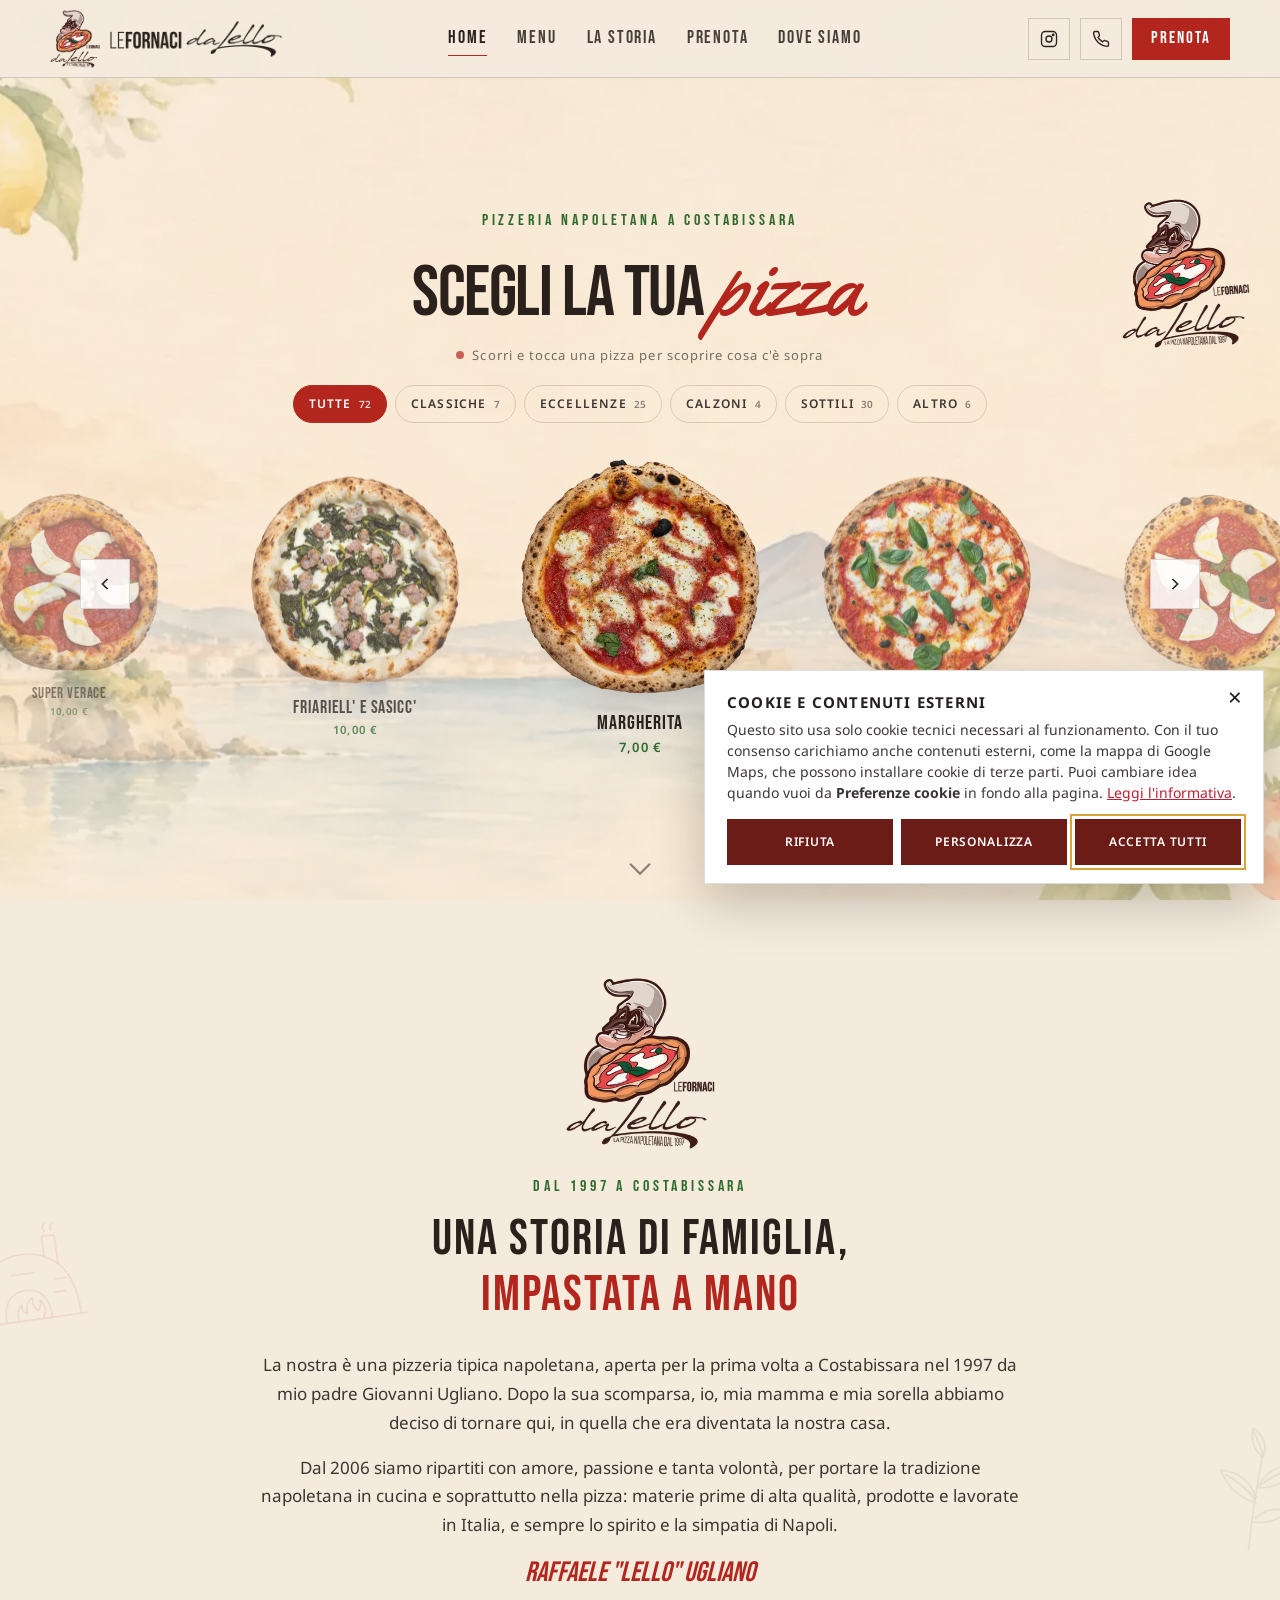
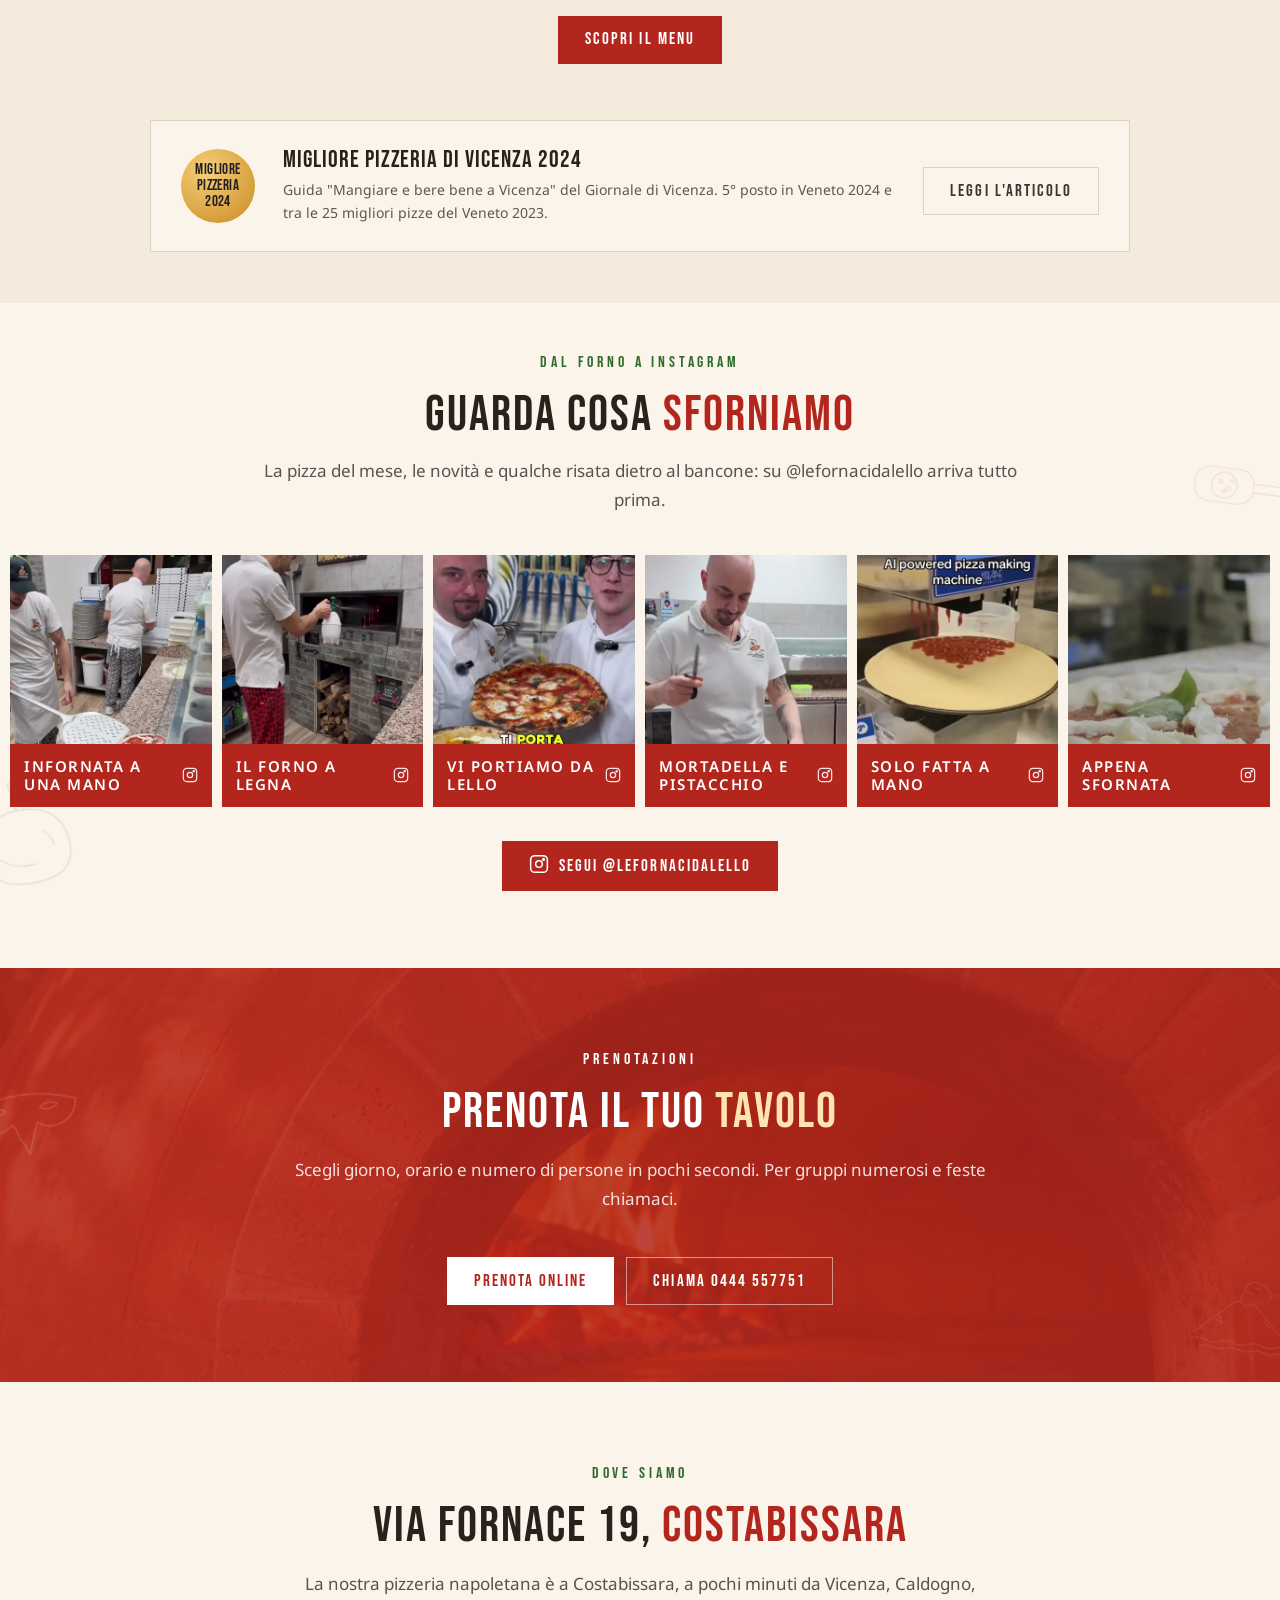
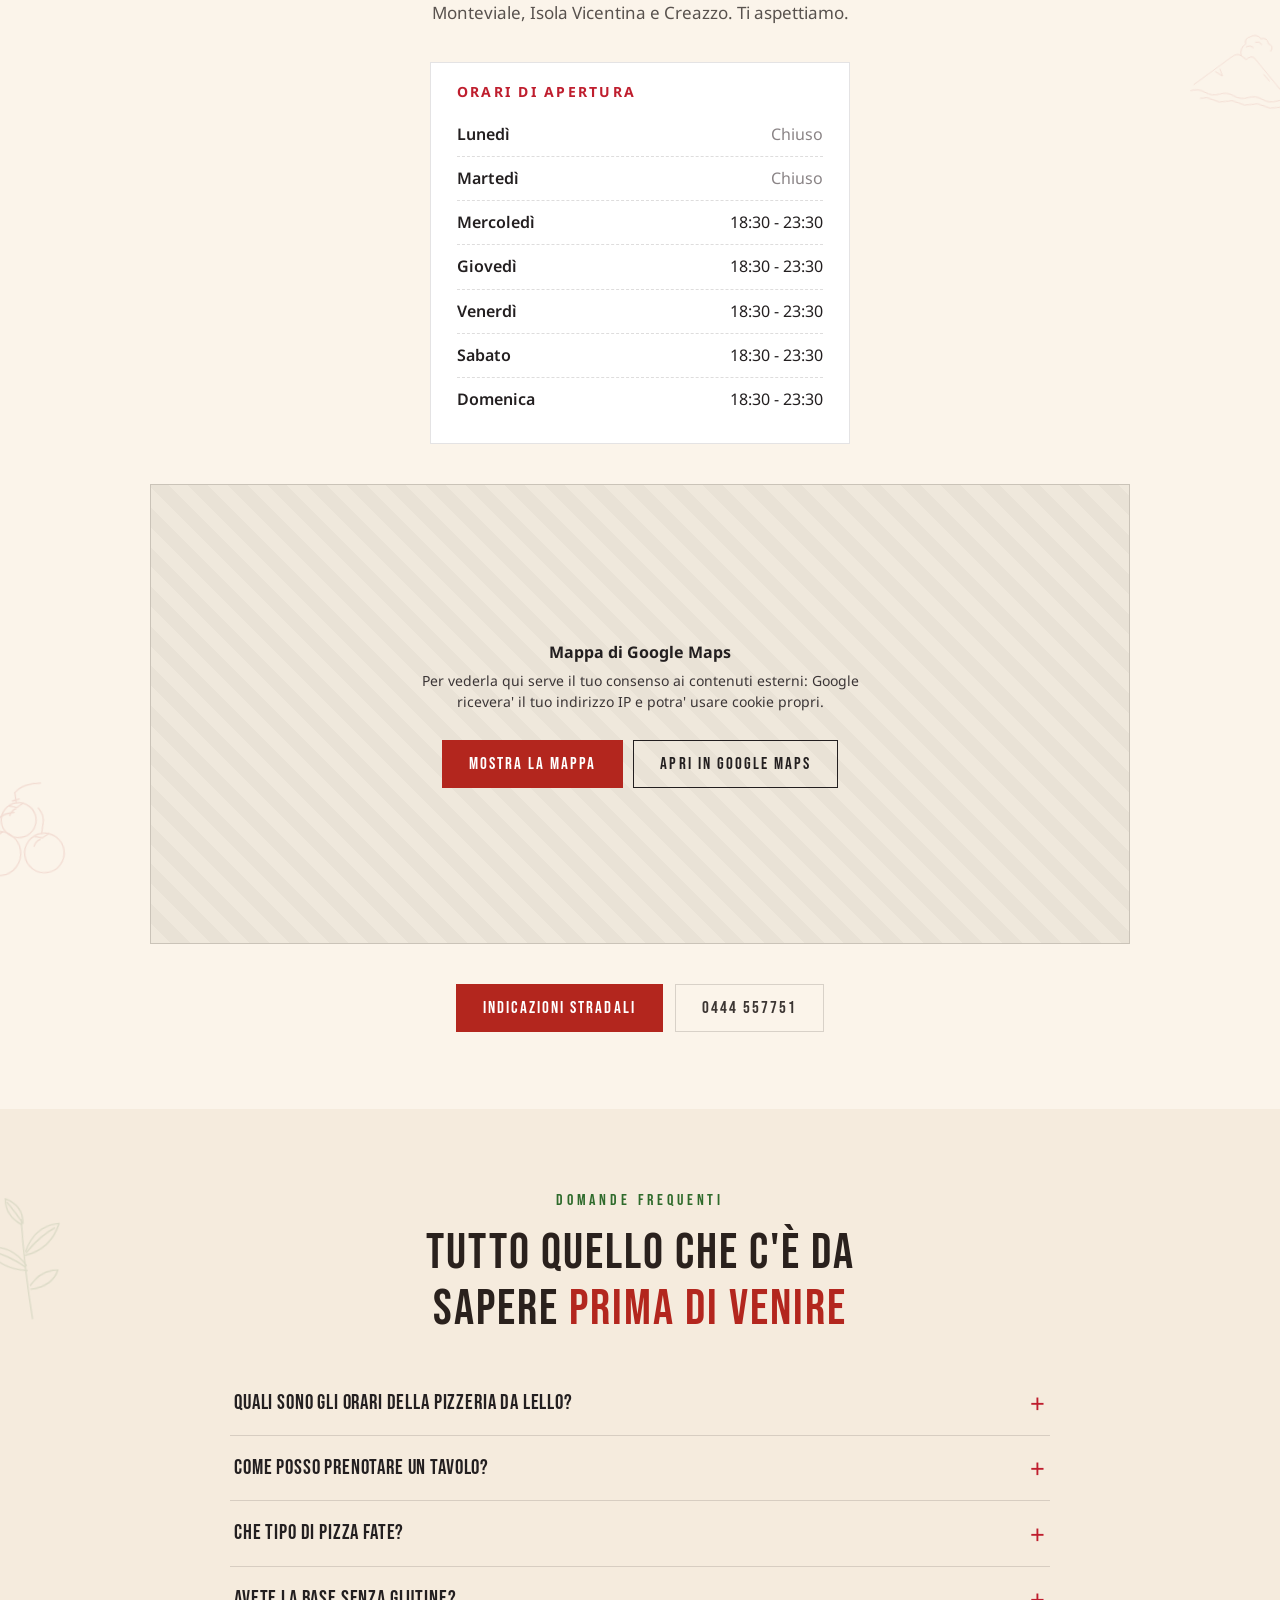
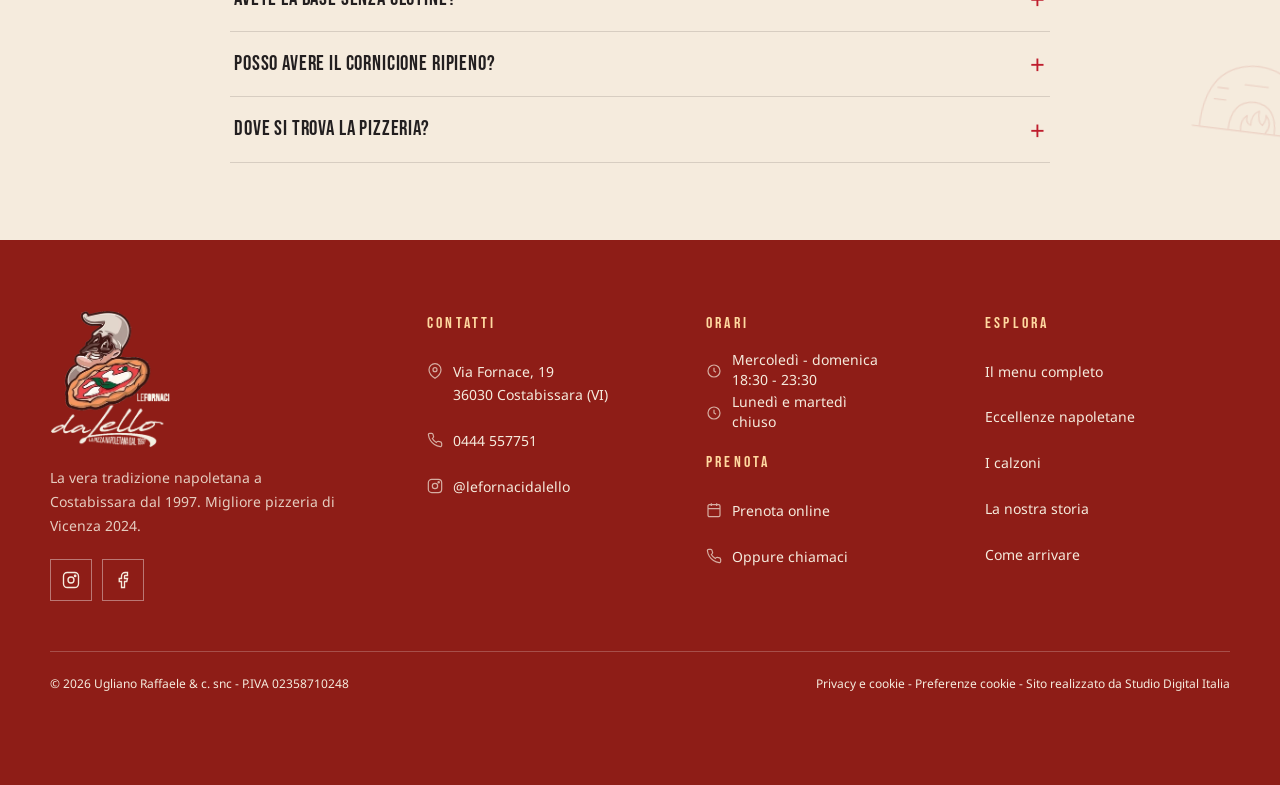
<file: index.html>
<!DOCTYPE html>
<html lang="it" data-tema="a">
<head>
<meta charset="utf-8">
<meta name="viewport" content="width=device-width, initial-scale=1, viewport-fit=cover">
<!-- Caricamento con il logo (04/11/2026): a ogni apertura di pagina, minimo 1,5 s (intanto si caricano le foto), massimo 3 s -->
<script>document.documentElement.classList.add('sp-on')</script>
<style>.sp{display:none}html.sp-on .sp{display:flex;position:fixed;inset:0;z-index:9999;flex-direction:column;align-items:center;justify-content:center;gap:26px;background:#F5EBDD;animation:spAuto .45s ease 3.3s forwards}html.sp-on .sp img{width:min(210px,50vw);height:auto;animation:spIn .7s cubic-bezier(.2,.8,.2,1) both}html.sp-on .sp i{position:relative;display:block;width:120px;height:3px;overflow:hidden;background:rgba(191,30,46,.15)}html.sp-on .sp i:after{content:"";position:absolute;inset:0;background:#BF1E2E;transform-origin:left;animation:spBar 1.5s ease-out both}html.sp-on .sp.out{opacity:0;visibility:hidden;transition:opacity .45s ease,visibility 0s .45s}@keyframes spIn{from{opacity:0;transform:scale(.92) translateY(8px)}to{opacity:1;transform:none}}@keyframes spBar{from{transform:scaleX(0)}to{transform:scaleX(1)}}@keyframes spAuto{to{opacity:0;visibility:hidden}}@media (prefers-reduced-motion:reduce){html.sp-on .sp img,html.sp-on .sp i:after{animation:none}}</style>
<link rel="preload" href="assets/img/logo-lello-a-sm.webp" as="image" type="image/webp">
<title>Pizzeria da Lello Le Fornaci | Pizza napoletana a Costabissara, Vicenza</title>
<meta name="description" content="Pizzeria napoletana a Costabissara (Vicenza) dal 1997: Migliore pizzeria di Vicenza 2024. Pizze napoletane, eccellenze con prodotti D.O.P. campani, pizze sottili, calzoni e fritti. Aperti da mercoledì a domenica, 18:30-23:30. Prenota online.">
<meta name="robots" content="index, follow, max-image-preview:large">
<link rel="canonical" href="https://www.pizzeriadalello.it/">
<meta name="geo.region" content="IT-VI"><meta name="geo.placename" content="Costabissara">
<meta property="og:type" content="restaurant">
<meta property="og:locale" content="it_IT">
<meta property="og:site_name" content="Pizzeria da Lello Le Fornaci">
<meta property="og:title" content="Pizzeria da Lello Le Fornaci, pizza napoletana a Costabissara (VI)">
<meta property="og:description" content="Migliore pizzeria di Vicenza 2024. La vera pizza napoletana dal 1997, a pochi minuti da Vicenza. Prenota il tuo tavolo.">
<meta property="og:url" content="https://www.pizzeriadalello.it/">
<meta property="og:image" content="https://www.pizzeriadalello.it/assets/img/sito/gallery-45.jpg">
<meta name="twitter:card" content="summary_large_image">
<meta name="theme-color" content="#F5EBDD">
<link rel="icon" href="favicon.ico" sizes="any">
<link rel="icon" type="image/png" href="assets/img/icon-192.png">
<link rel="apple-touch-icon" href="apple-touch-icon.png">

<link rel="stylesheet" href="assets/fonts/google-fonts.css">
<link rel="preload" href="assets/fonts/bebas-neue-latin-400-normal.woff2" as="font" type="font/woff2" crossorigin>
<link rel="preload" href="assets/fonts/noto-sans-latin-400-normal.woff2" as="font" type="font/woff2" crossorigin>
<link rel="stylesheet" href="assets/css/style.css?v=20261105">
<link rel="stylesheet" href="assets/css/tema.css?v=20261108">
<script type="application/ld+json">{"@context": "https://schema.org", "@graph": [{"@type": "Restaurant", "@id": "https://www.pizzeriadalello.it/#pizzeria", "name": "Pizzeria da Lello Le Fornaci", "alternateName": ["Le Fornaci da Lello", "Pizzeria da Lello Costabissara"], "description": "Pizzeria napoletana a Costabissara (Vicenza) dal 1997. Migliore pizzeria di Vicenza 2024 per la guida Mangiare e bere bene a Vicenza del Giornale di Vicenza.", "url": "https://www.pizzeriadalello.it/", "telephone": "+39 0444 557751", "priceRange": "€€", "currenciesAccepted": "EUR", "image": ["https://www.pizzeriadalello.it/assets/img/sito/gallery-45.jpg", "https://www.pizzeriadalello.it/assets/img/sito/gallery-32.jpg"], "logo": "https://www.pizzeriadalello.it/assets/img/logo-lello.png", "servesCuisine": ["Pizza napoletana", "Pizza", "Cucina napoletana", "Calzoni", "Fritti napoletani"], "address": {"@type": "PostalAddress", "streetAddress": "Via Fornace, 19", "addressLocality": "Costabissara", "postalCode": "36030", "addressRegion": "VI", "addressCountry": "IT"}, "hasMap": "https://goo.gl/maps/xHmBJgUzRxz33J5g7", "areaServed": ["Costabissara", "Vicenza", "Caldogno", "Monteviale", "Isola Vicentina", "Creazzo", "Gambugliano"], "openingHoursSpecification": [{"@type": "OpeningHoursSpecification", "dayOfWeek": ["Wednesday", "Thursday", "Friday", "Saturday", "Sunday"], "opens": "18:30", "closes": "23:30"}], "hasMenu": "https://www.pizzeriadalello.it/menu.html", "acceptsReservations": "https://www.octotable.com/book/restaurant/420578/welcome", "foundingDate": "1997", "founder": {"@type": "Person", "name": "Giovanni Ugliano"}, "award": ["Migliore pizzeria di Vicenza 2024 - Mangiare e bere bene a Vicenza, Il Giornale di Vicenza", "5° posto in Veneto 2024"], "sameAs": ["https://www.instagram.com/lefornacidalello/", "https://www.facebook.com/lefornacidalello"]}, {"@type": "WebSite", "@id": "https://www.pizzeriadalello.it/#sito", "url": "https://www.pizzeriadalello.it/", "name": "Pizzeria da Lello Le Fornaci", "inLanguage": "it-IT", "publisher": {"@id": "https://www.pizzeriadalello.it/#pizzeria"}}, {"@type": "FAQPage", "@id": "https://www.pizzeriadalello.it/#faq", "mainEntity": [{"@type": "Question", "name": "Quali sono gli orari della Pizzeria da Lello?", "acceptedAnswer": {"@type": "Answer", "text": "Siamo aperti da mercoledì a domenica, dalle 18:30 alle 23:30. Lunedì e martedì siamo chiusi."}}, {"@type": "Question", "name": "Come posso prenotare un tavolo?", "acceptedAnswer": {"@type": "Answer", "text": "Puoi prenotare online in pochi secondi dal pulsante Prenota oppure chiamarci allo 0444 557751. Per gruppi numerosi e feste ti consigliamo di telefonare."}}, {"@type": "Question", "name": "Che tipo di pizza fate?", "acceptedAnswer": {"@type": "Answer", "text": "La vera pizza napoletana: le classiche, le eccellenze firmate da Lello con prodotti D.O.P. campani, i calzoni al forno o fritti. Abbiamo anche trenta pizze sottili tradizionali e i fritti napoletani: montanare, cuoppo, crocchè e frittatine."}}, {"@type": "Question", "name": "Avete la base senza glutine?", "acceptedAnswer": {"@type": "Answer", "text": "Sì, la base senza glutine è disponibile su richiesta con un supplemento di 3,50 €. Per allergie e intolleranze chiedi al personale la tabella dei 14 allergeni."}}, {"@type": "Question", "name": "Posso avere il cornicione ripieno?", "acceptedAnswer": {"@type": "Answer", "text": "Sì, tutte le pizze Napoli si possono chiedere con il cornicione ripieno (+2,50 €) di ricotta fresca, provola affumicata, fior di latte, friarielli saltati, scarola saltata o cicoli."}}, {"@type": "Question", "name": "Dove si trova la pizzeria?", "acceptedAnswer": {"@type": "Answer", "text": "In Via Fornace 19 a Costabissara (VI), a pochi minuti da Vicenza, Caldogno, Monteviale, Isola Vicentina e Creazzo."}}]}]}</script>
</head>
<body data-page="home">
<div class="sp" aria-hidden="true"><img src="assets/img/logo-lello-a-sm.webp" srcset="assets/img/logo-lello-a-sm.webp 254w, assets/img/logo-lello-a.webp 508w" sizes="210px" alt="" width="254" height="293"><i></i></div>
<div id="site-header"></div>

<main id="main">
  <!-- HERO: la ruota delle pizze (menu dinamico) -->
  <section class="hero" aria-label="Scegli la tua pizza">
    <span class="hero-wm" aria-hidden="true"></span>
    <div class="hero-head">
      <img class="hero-logo" src="assets/img/logo-lello-a-sm.webp" srcset="assets/img/logo-lello-a-sm.webp 254w, assets/img/logo-lello-a.webp 508w" sizes="(max-width:980px) 72px, 132px" alt="Logo della Pizzeria da Lello Le Fornaci" width="132" height="152" fetchpriority="high">
      <span class="eyebrow">Pizzeria napoletana a Costabissara</span>
      <h1>Scegli la tua <em>pizza</em></h1>
      <span class="hint"><i></i>Scorri e tocca una pizza per scoprire cosa c'è sopra</span>
    </div>
    <div class="wheel" data-wheel></div>
    <a class="down" href="#storia" aria-label="Scorri giù" data-icon="down"></a>
  </section>

  <!-- INTRO / STORIA (come Chill: testo centrato + bottone) -->
  <section class="sec center intro" id="storia">
    <div class="wrap">
      <div class="rv">
        <img class="intro-logo" src="assets/img/logo-lello-a-sm.webp" srcset="assets/img/logo-lello-a-sm.webp 254w, assets/img/logo-lello-a.webp 508w" sizes="150px" alt="Logo della Pizzeria da Lello Le Fornaci" width="150" height="173" loading="lazy">
        <span class="eyebrow">Dal 1997 a Costabissara</span>
        <h2 class="h2">Una storia di famiglia,<br><em>impastata a mano</em></h2>
      </div>
      <div class="lead rv" style="margin-top:28px">
        <p>La nostra è una pizzeria tipica napoletana, aperta per la prima volta a Costabissara nel 1997 da mio padre Giovanni Ugliano. Dopo la sua scomparsa, io, mia mamma e mia sorella abbiamo deciso di tornare qui, in quella che era diventata la nostra casa.</p>
        <p>Dal 2006 siamo ripartiti con amore, passione e tanta volontà, per portare la tradizione napoletana in cucina e soprattutto nella pizza: materie prime di alta qualità, prodotte e lavorate in Italia, e sempre lo spirito e la simpatia di Napoli.</p>
        <p class="sign">Raffaele "Lello" Ugliano</p>
      </div>
      <a class="btn btn-red rv" href="menu.html">Scopri il menu</a>

      <div class="award rv">
        <div class="medal">MIGLIORE<br>PIZZERIA<br>2024</div>
        <div><h3>Migliore pizzeria di Vicenza 2024</h3><p>Guida "Mangiare e bere bene a Vicenza" del Giornale di Vicenza. 5° posto in Veneto 2024 e tra le 25 migliori pizze del Veneto 2023.</p></div>
        <a class="btn btn-ghost" href="https://www.ilgiornaledivicenza.it/rubriche/cibo-e-vino/news/premiato-lello-delle-fornaci-come-migliore-pizza-di-vicenza-1.10521859" target="_blank" rel="noopener">Leggi l'articolo</a>
      </div>
    </div>
  </section>

  <!-- INSTAGRAM (02/11/2026): 6 reel piu' visti del profilo, video in locale (assets/video/reel), clic = reel originale. Logica: assets/js/instagram.js -->
  <section class="sec center ig" id="instagram" data-ig>
    <div class="wrap">
      <div class="rv"><span class="eyebrow">Dal forno a Instagram</span>
      <h2 class="h2">Guarda cosa <em>sforniamo</em></h2>
      <p class="lead" style="margin-top:14px;opacity:.85">La pizza del mese, le novità e qualche risata dietro al bancone: su @lefornacidalello arriva tutto prima.</p></div>
      <div class="ig-grid rv">
        <a class="ig-it ig-vid" href="https://www.instagram.com/reel/DRm8yAvjaIL/" target="_blank" rel="noopener" aria-label="Guarda su Instagram: Infornata a una mano"><video data-src="assets/video/reel/DRm8yAvjaIL.mp4" poster="assets/video/reel/DRm8yAvjaIL.webp" width="432" height="540" muted loop playsinline preload="none" aria-hidden="true"></video><span class="ig-band"><span class="ig-t">Infornata a una mano</span><span class="ig-ico" data-icon="ig" aria-hidden="true"></span></span></a>
        <a class="ig-it ig-vid" href="https://www.instagram.com/reel/Co-xFceqr7J/" target="_blank" rel="noopener" aria-label="Guarda su Instagram: Il forno a legna"><video data-src="assets/video/reel/Co-xFceqr7J.mp4" poster="assets/video/reel/Co-xFceqr7J.webp" width="432" height="540" muted loop playsinline preload="none" aria-hidden="true"></video><span class="ig-band"><span class="ig-t">Il forno a legna</span><span class="ig-ico" data-icon="ig" aria-hidden="true"></span></span></a>
        <a class="ig-it ig-vid" href="https://www.instagram.com/reel/DHJYvz3thS6/" target="_blank" rel="noopener" aria-label="Guarda su Instagram: Vi portiamo da Lello"><video data-src="assets/video/reel/DHJYvz3thS6.mp4" poster="assets/video/reel/DHJYvz3thS6.webp" width="432" height="540" muted loop playsinline preload="none" aria-hidden="true"></video><span class="ig-band"><span class="ig-t">Vi portiamo da Lello</span><span class="ig-ico" data-icon="ig" aria-hidden="true"></span></span></a>
        <a class="ig-it ig-vid" href="https://www.instagram.com/reel/DWontUSDWd0/" target="_blank" rel="noopener" aria-label="Guarda su Instagram: Mortadella e pistacchio"><video data-src="assets/video/reel/DWontUSDWd0.mp4" poster="assets/video/reel/DWontUSDWd0.webp" width="432" height="540" muted loop playsinline preload="none" aria-hidden="true"></video><span class="ig-band"><span class="ig-t">Mortadella e pistacchio</span><span class="ig-ico" data-icon="ig" aria-hidden="true"></span></span></a>
        <a class="ig-it ig-vid" href="https://www.instagram.com/reel/DRZ_4bxjS3i/" target="_blank" rel="noopener" aria-label="Guarda su Instagram: Solo fatta a mano"><video data-src="assets/video/reel/DRZ_4bxjS3i.mp4" poster="assets/video/reel/DRZ_4bxjS3i.webp" width="432" height="540" muted loop playsinline preload="none" aria-hidden="true"></video><span class="ig-band"><span class="ig-t">Solo fatta a mano</span><span class="ig-ico" data-icon="ig" aria-hidden="true"></span></span></a>
        <a class="ig-it ig-vid" href="https://www.instagram.com/reel/C78yIiXNwKU/" target="_blank" rel="noopener" aria-label="Guarda su Instagram: Appena sfornata"><video data-src="assets/video/reel/C78yIiXNwKU.mp4" poster="assets/video/reel/C78yIiXNwKU.webp" width="432" height="540" muted loop playsinline preload="none" aria-hidden="true"></video><span class="ig-band"><span class="ig-t">Appena sfornata</span><span class="ig-ico" data-icon="ig" aria-hidden="true"></span></span></a>
      </div>
      <a class="btn btn-red ig-btn" href="https://www.instagram.com/lefornacidalello/" target="_blank" rel="noopener"><span data-icon="ig"></span>Segui @lefornacidalello</a>
    </div>
  </section>

  <!-- PRENOTA: le prenotazioni passano dal gestionale Octotable del locale (nessun modulo sul sito) -->
  <section class="sec dark center wm wm-r" id="prenota">
    <div class="wrap" style="max-width:760px">
      <div class="rv"><span class="eyebrow">Prenotazioni</span>
      <h2 class="h2">Prenota il tuo <em>tavolo</em></h2>
      <p class="lead" style="margin-top:16px;opacity:.85">Scegli giorno, orario e numero di persone in pochi secondi. Per gruppi numerosi e feste chiamaci.</p></div>
      <div class="book-cta rv">
        <a class="btn btn-red" href="https://www.octotable.com/book/restaurant/420578/welcome" target="_blank" rel="noopener" data-octotable>Prenota online</a>
        <a class="btn btn-ghost" href="tel:+390444557751">Chiama 0444 557751</a>
      </div>
      <!-- Qui andra' il widget ufficiale Octotable (codice dalla sezione Widget del gestionale del locale) -->
    </div>
  </section>

  <!-- DOVE SIAMO (come Chill "Where are we?") -->
  <section class="sec center wm wm-l" id="dove">
    <div class="wrap">
      <div class="rv"><span class="eyebrow">Dove siamo</span>
      <h2 class="h2">Via Fornace 19, <em>Costabissara</em></h2>
      <p class="lead" style="margin-top:16px;opacity:.85">La nostra pizzeria napoletana è a Costabissara, a pochi minuti da Vicenza, Caldogno, Monteviale, Isola Vicentina e Creazzo. Ti aspettiamo.</p></div>
      <div class="orari rv" aria-label="Orari di apertura">
        <h3>Orari di apertura</h3>
        <dl>
          <div><dt>Lunedì</dt><dd class="off">Chiuso</dd></div>
          <div><dt>Martedì</dt><dd class="off">Chiuso</dd></div>
          <div><dt>Mercoledì</dt><dd>18:30 - 23:30</dd></div>
          <div><dt>Giovedì</dt><dd>18:30 - 23:30</dd></div>
          <div><dt>Venerdì</dt><dd>18:30 - 23:30</dd></div>
          <div><dt>Sabato</dt><dd>18:30 - 23:30</dd></div>
          <div><dt>Domenica</dt><dd>18:30 - 23:30</dd></div>
        </dl>
      </div>
      <!-- Mappa Google: si carica solo dopo il consenso ai contenuti esterni (assets/js/consenso.js) -->
      <div class="map rv" data-consent="esterni" data-title="Mappa Pizzeria da Lello Le Fornaci, Costabissara" data-src="https://maps.google.com/maps?q=Pizzeria%20da%20Lello%20Le%20Fornaci%2C%20Via%20Fornace%2019%2C%20Costabissara&z=15&output=embed">
        <div class="map-ph">
          <p><b>Mappa di Google Maps</b>Per vederla qui serve il tuo consenso ai contenuti esterni: Google ricevera' il tuo indirizzo IP e potra' usare cookie propri.</p>
          <div class="map-ph-btns"><button class="btn btn-red" type="button" data-consent-load>Mostra la mappa</button><a class="btn btn-ghost" href="https://goo.gl/maps/xHmBJgUzRxz33J5g7" target="_blank" rel="noopener">Apri in Google Maps</a></div>
        </div>
      </div>
      <div style="margin-top:30px;display:flex;gap:12px;justify-content:center;flex-wrap:wrap"><a class="btn btn-red" href="https://goo.gl/maps/xHmBJgUzRxz33J5g7" target="_blank" rel="noopener">Indicazioni stradali</a><a class="btn btn-ghost" href="tel:+390444557751">0444 557751</a></div>
    </div>
  </section>

  <!-- DOMANDE FREQUENTI (SEO locale: stesse risposte dei dati strutturati FAQPage) -->
  <section class="sec center wm wm-r" id="faq">
    <div class="wrap" style="max-width:820px">
      <div class="rv"><span class="eyebrow">Domande frequenti</span>
      <h2 class="h2">Tutto quello che c'è da sapere <em>prima di venire</em></h2></div>
      <div class="faq rv">
        <details class="faq-it"><summary>Quali sono gli orari della Pizzeria da Lello?</summary><p>Siamo aperti da mercoledì a domenica, dalle 18:30 alle 23:30. Lunedì e martedì siamo chiusi.</p></details>
        <details class="faq-it"><summary>Come posso prenotare un tavolo?</summary><p>Puoi prenotare online in pochi secondi dal pulsante Prenota oppure chiamarci allo 0444 557751. Per gruppi numerosi e feste ti consigliamo di telefonare.</p></details>
        <details class="faq-it"><summary>Che tipo di pizza fate?</summary><p>La vera pizza napoletana: le classiche, le eccellenze firmate da Lello con prodotti D.O.P. campani, i calzoni al forno o fritti. Abbiamo anche trenta pizze sottili tradizionali e i fritti napoletani: montanare, cuoppo, crocchè e frittatine.</p></details>
        <details class="faq-it"><summary>Avete la base senza glutine?</summary><p>Sì, la base senza glutine è disponibile su richiesta con un supplemento di 3,50 €. Per allergie e intolleranze chiedi al personale la tabella dei 14 allergeni.</p></details>
        <details class="faq-it"><summary>Posso avere il cornicione ripieno?</summary><p>Sì, tutte le pizze Napoli si possono chiedere con il cornicione ripieno (+2,50 €) di ricotta fresca, provola affumicata, fior di latte, friarielli saltati, scarola saltata o cicoli.</p></details>
        <details class="faq-it"><summary>Dove si trova la pizzeria?</summary><p>In Via Fornace 19 a Costabissara (VI), a pochi minuti da Vicenza, Caldogno, Monteviale, Isola Vicentina e Creazzo.</p></details>
      </div>
    </div>
  </section>
</main>

<div id="site-footer"></div>
<script src="assets/js/menu-data.js?v=20261105"></script>
<script src="assets/js/pizza-wheel.js?v=20261105"></script>
<script src="assets/js/main.js?v=20261108"></script>
<script src="assets/js/tema.js?v=20261108"></script>
<script src="assets/js/consenso.js?v=20261105"></script>
<script src="assets/js/instagram.js?v=20261105"></script>
</body>
</html>
</file>
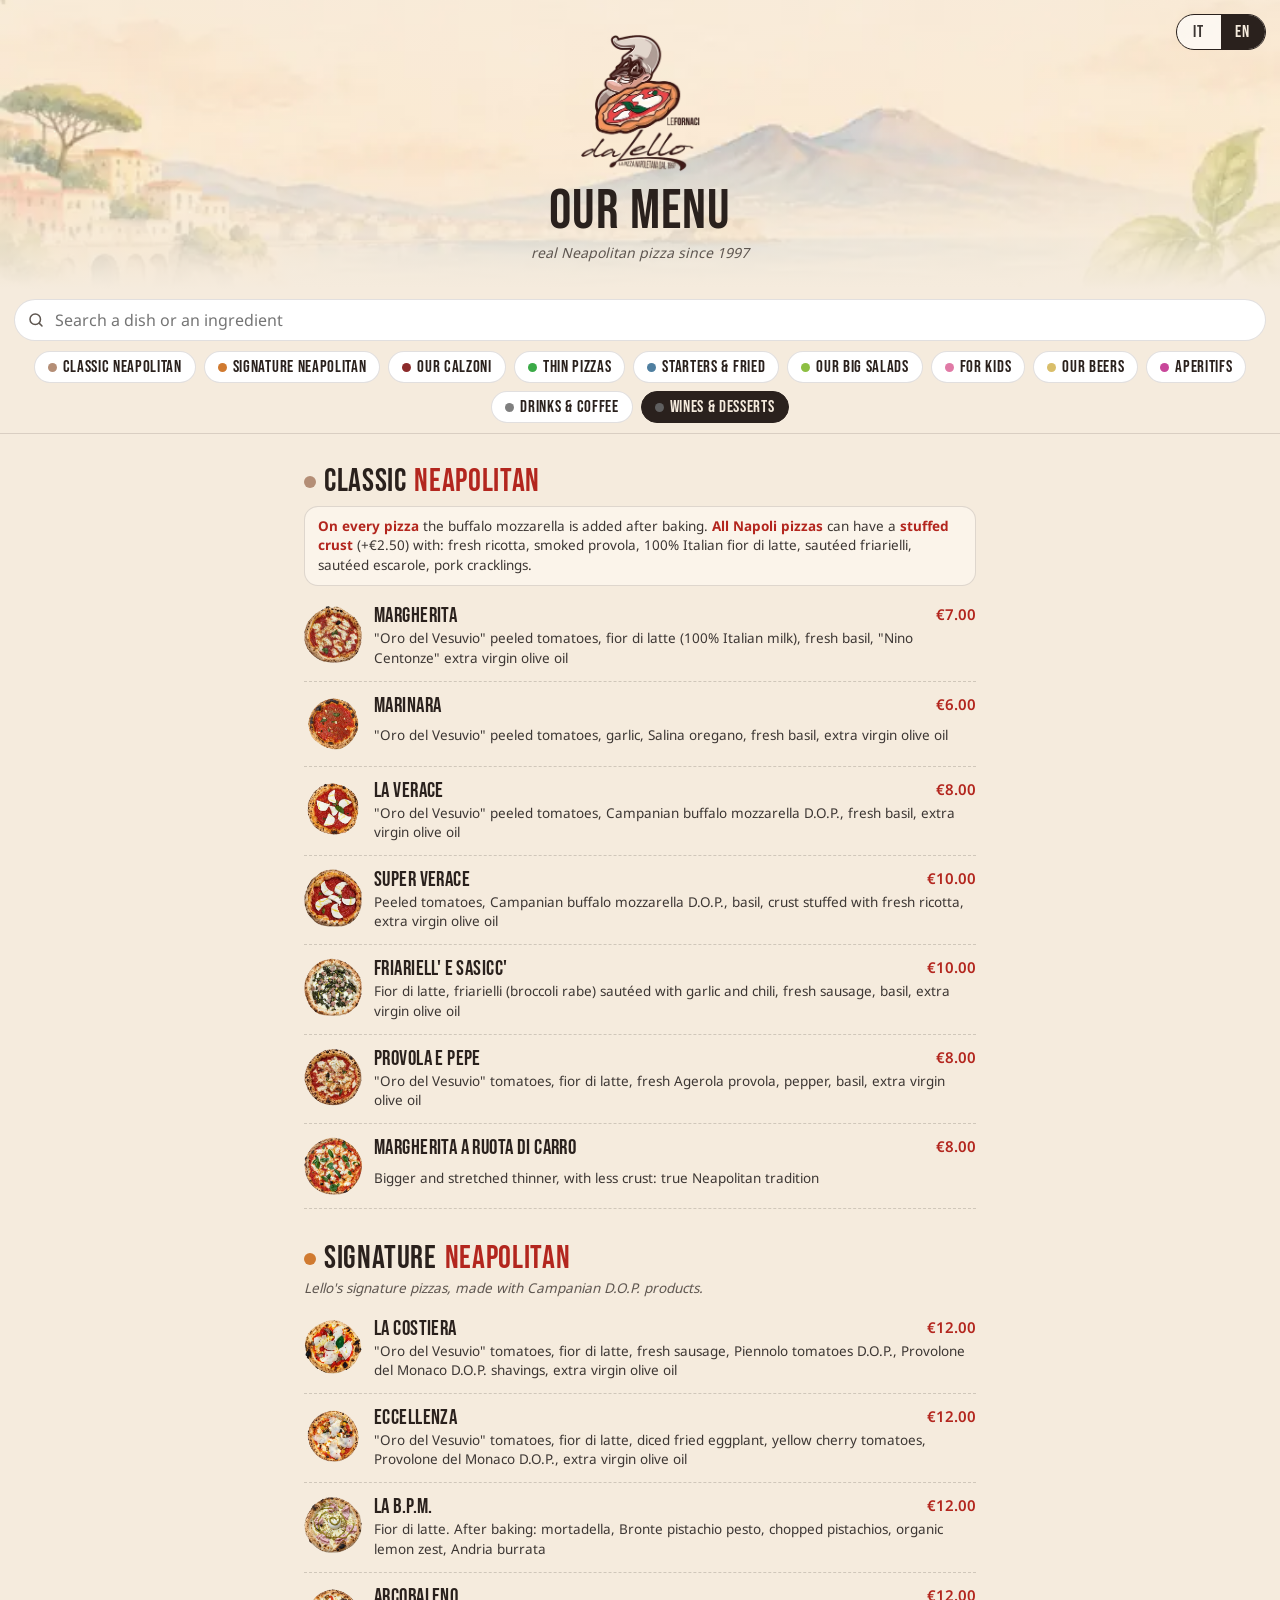
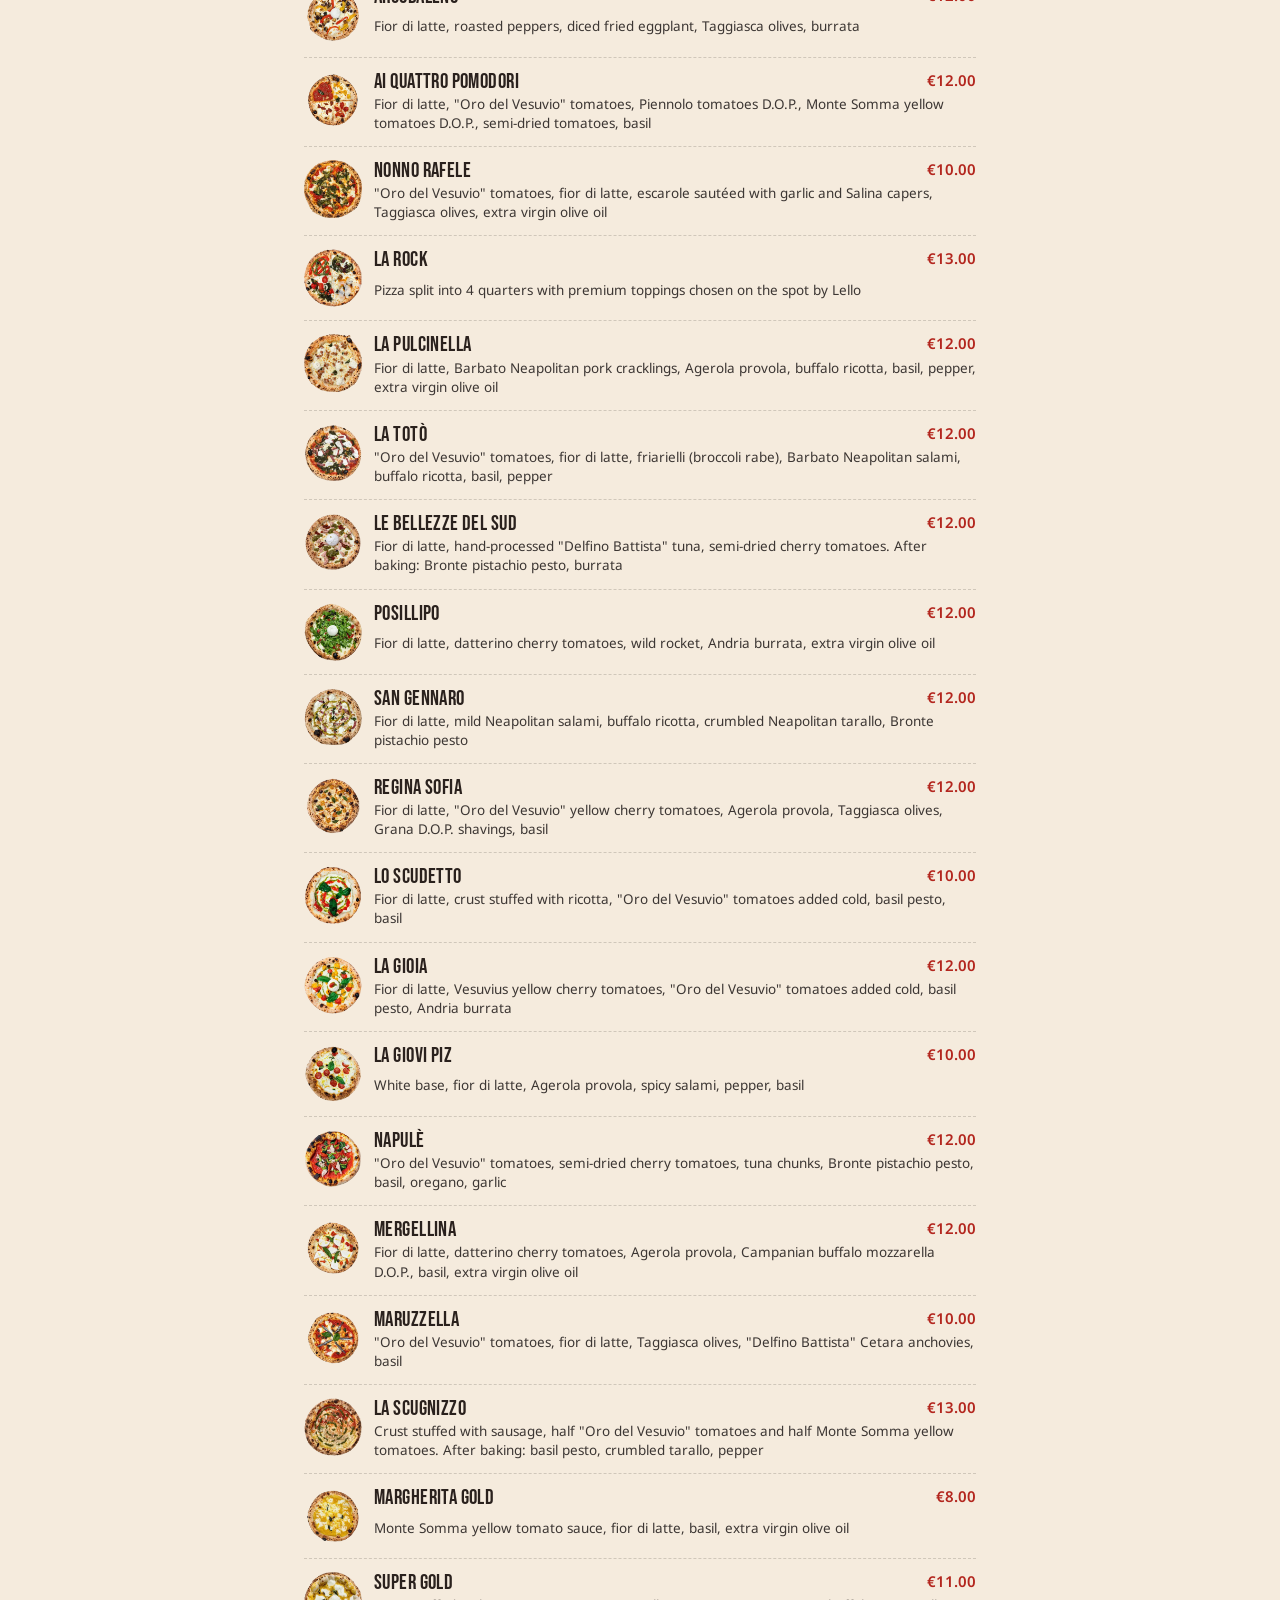
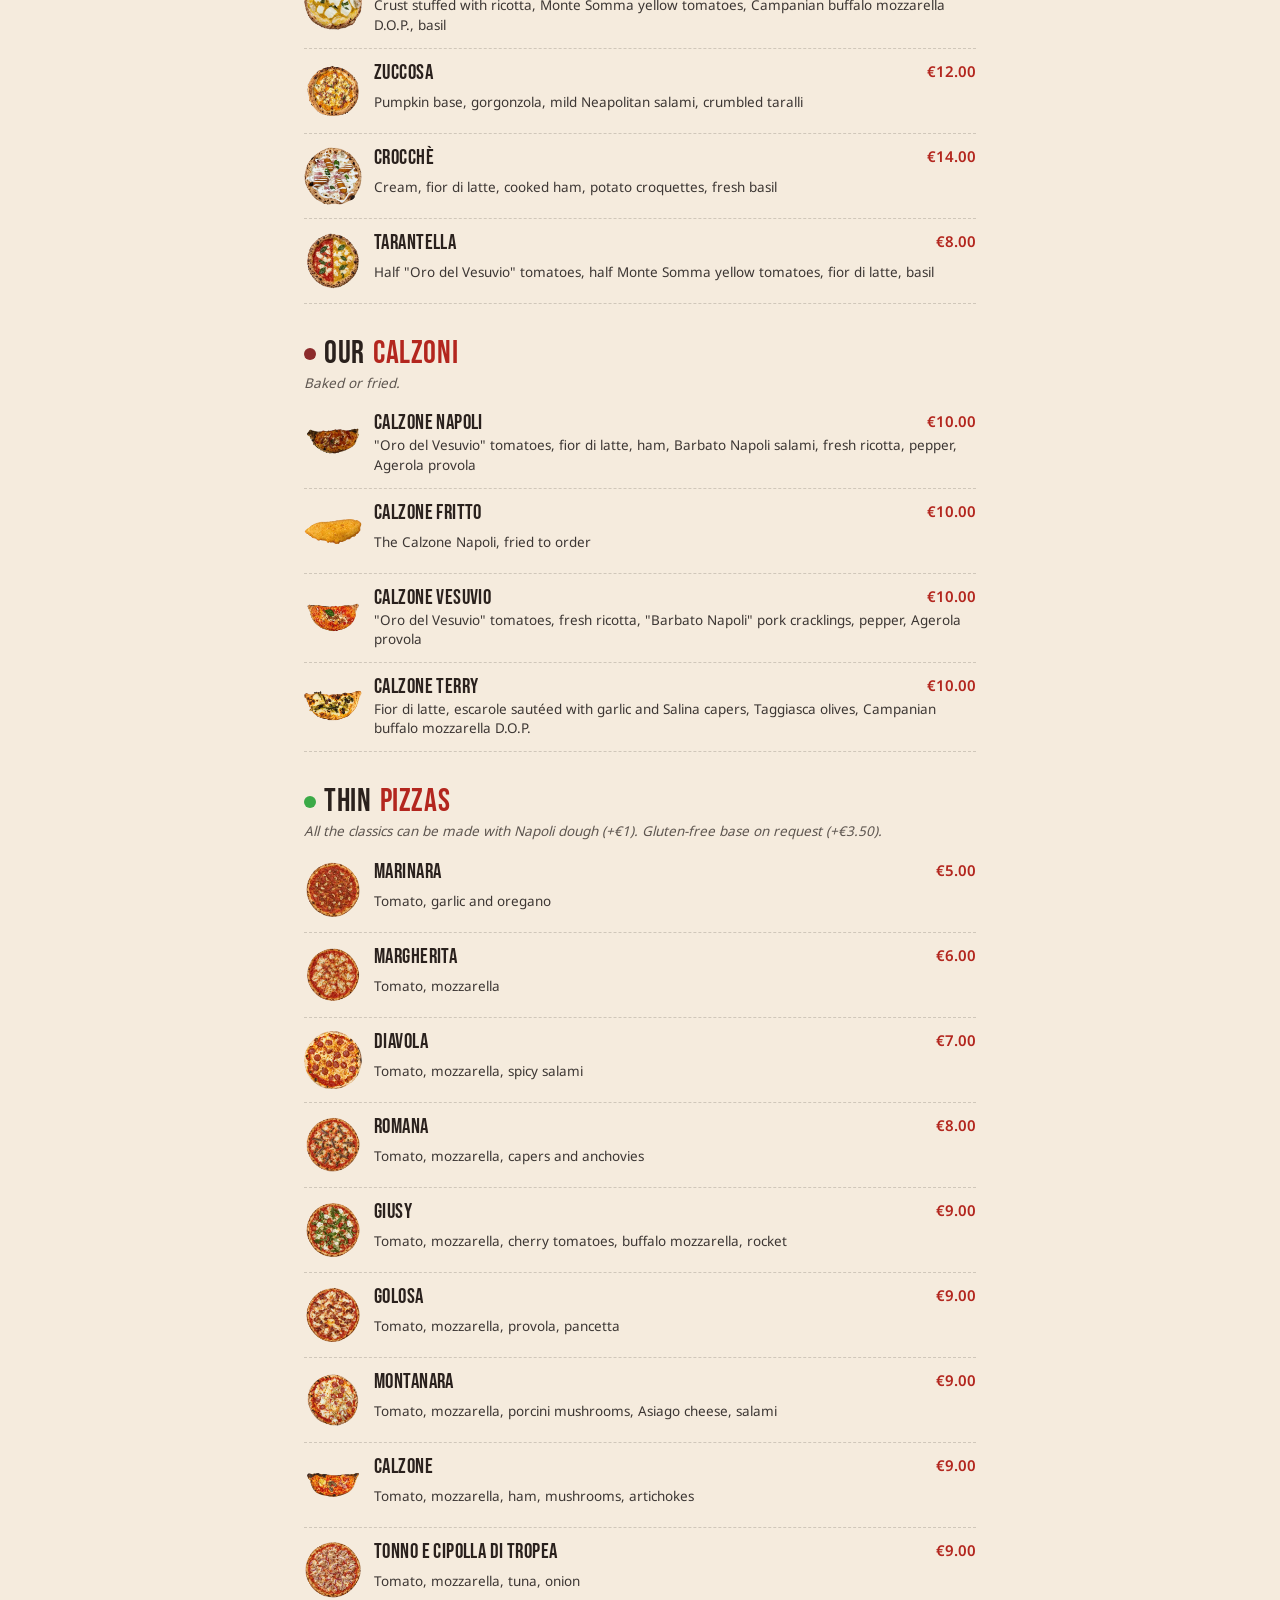
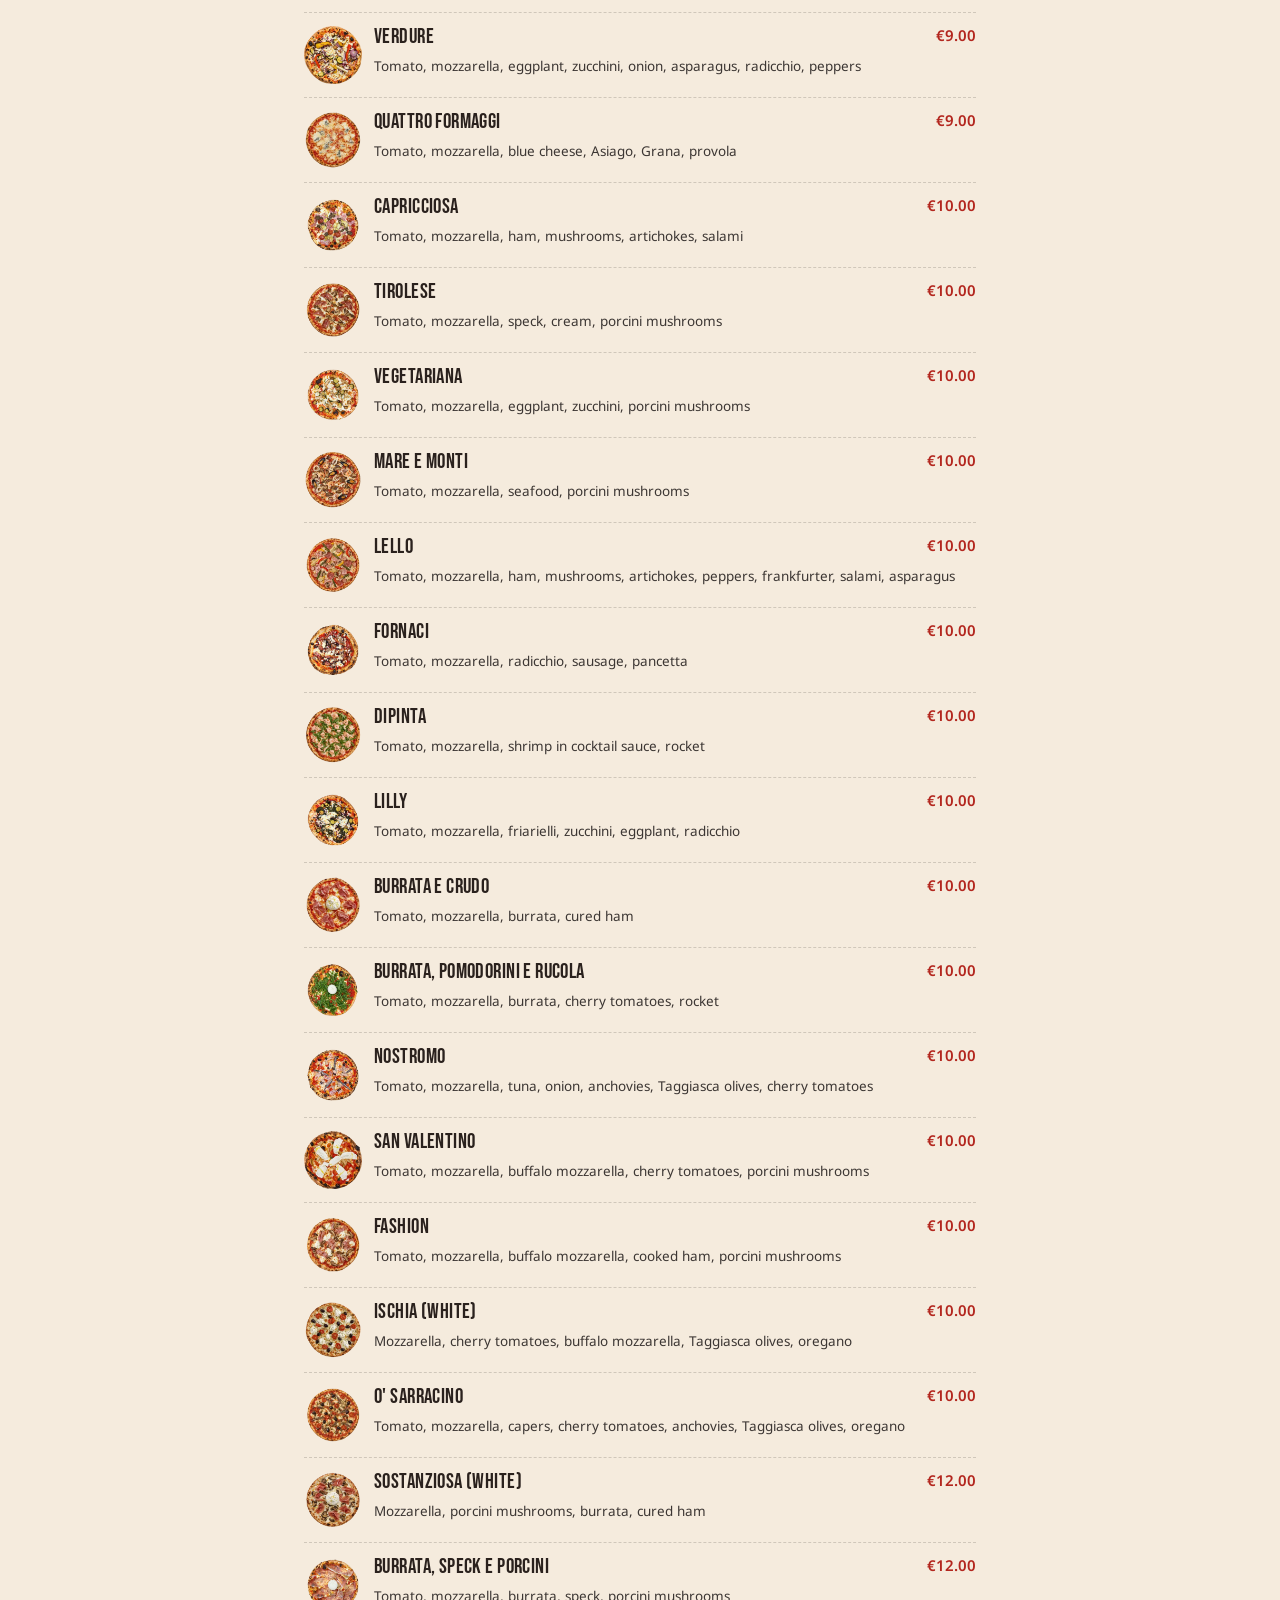
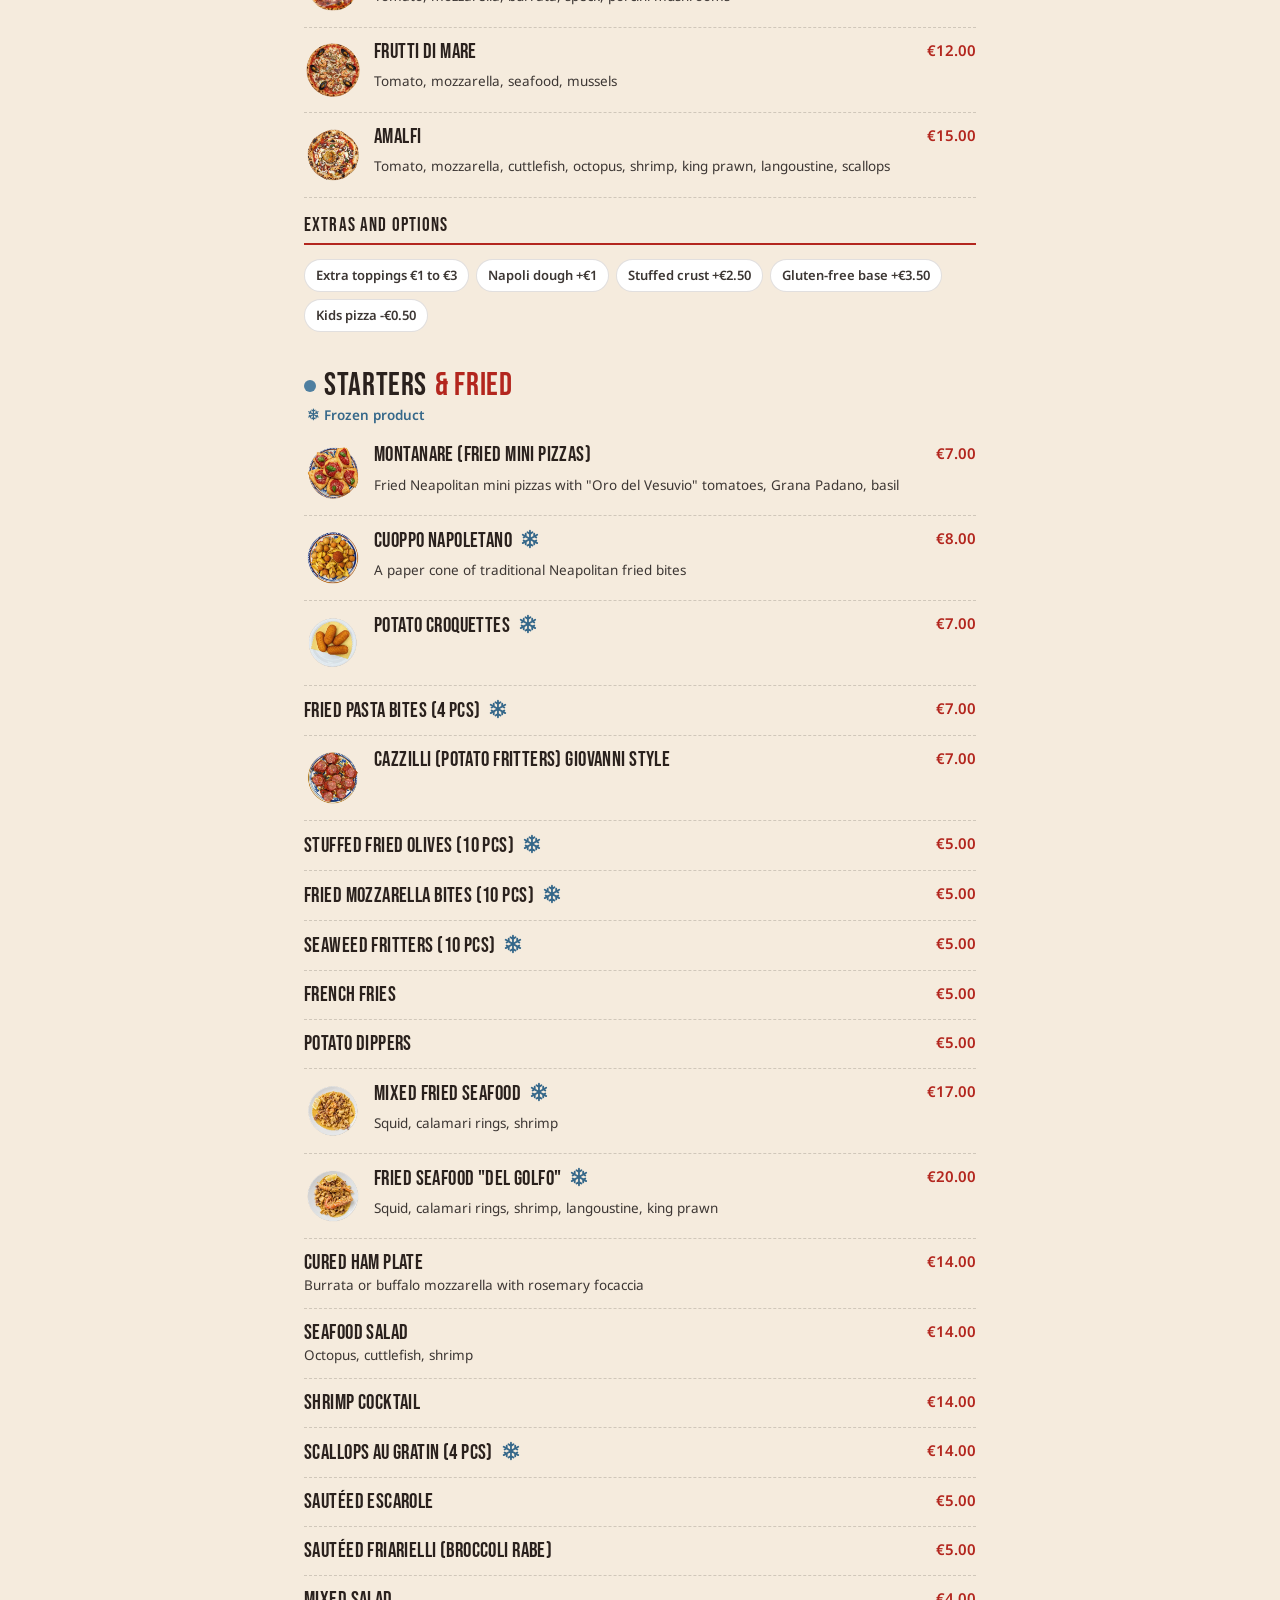
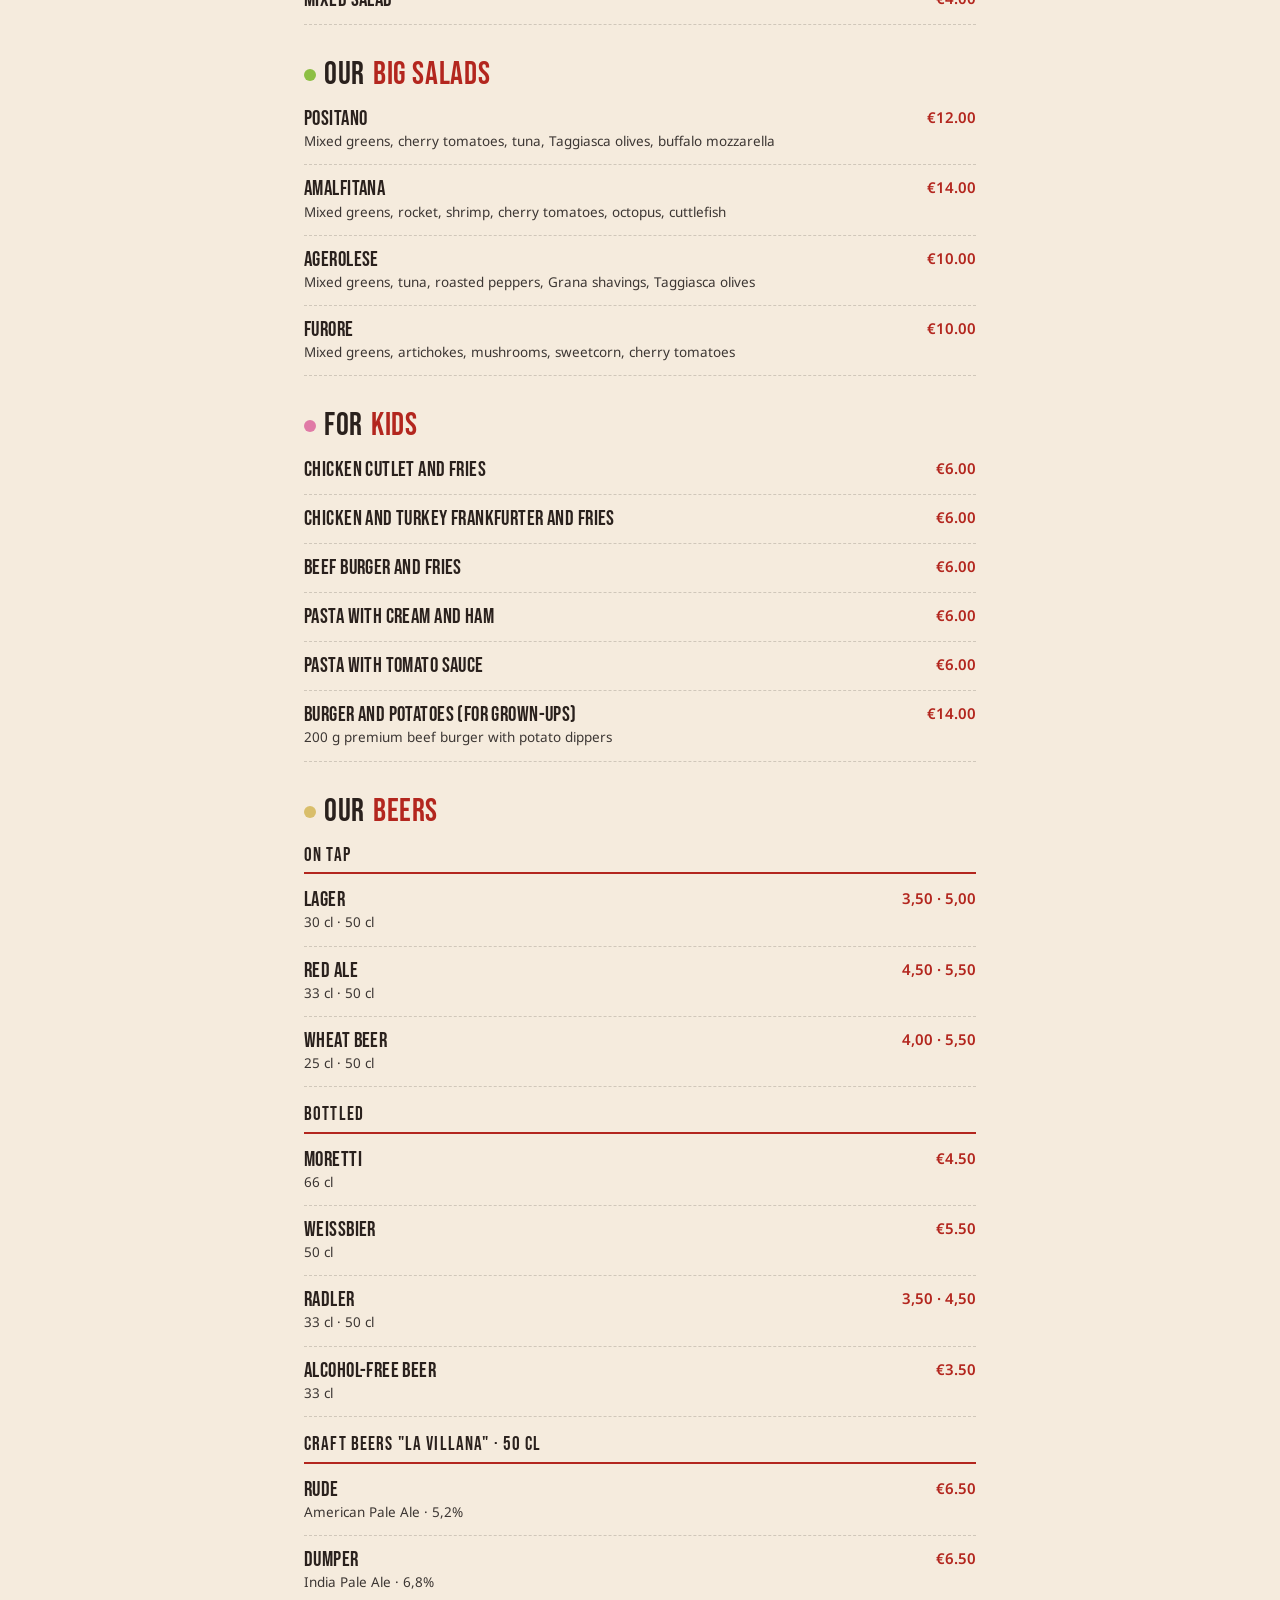
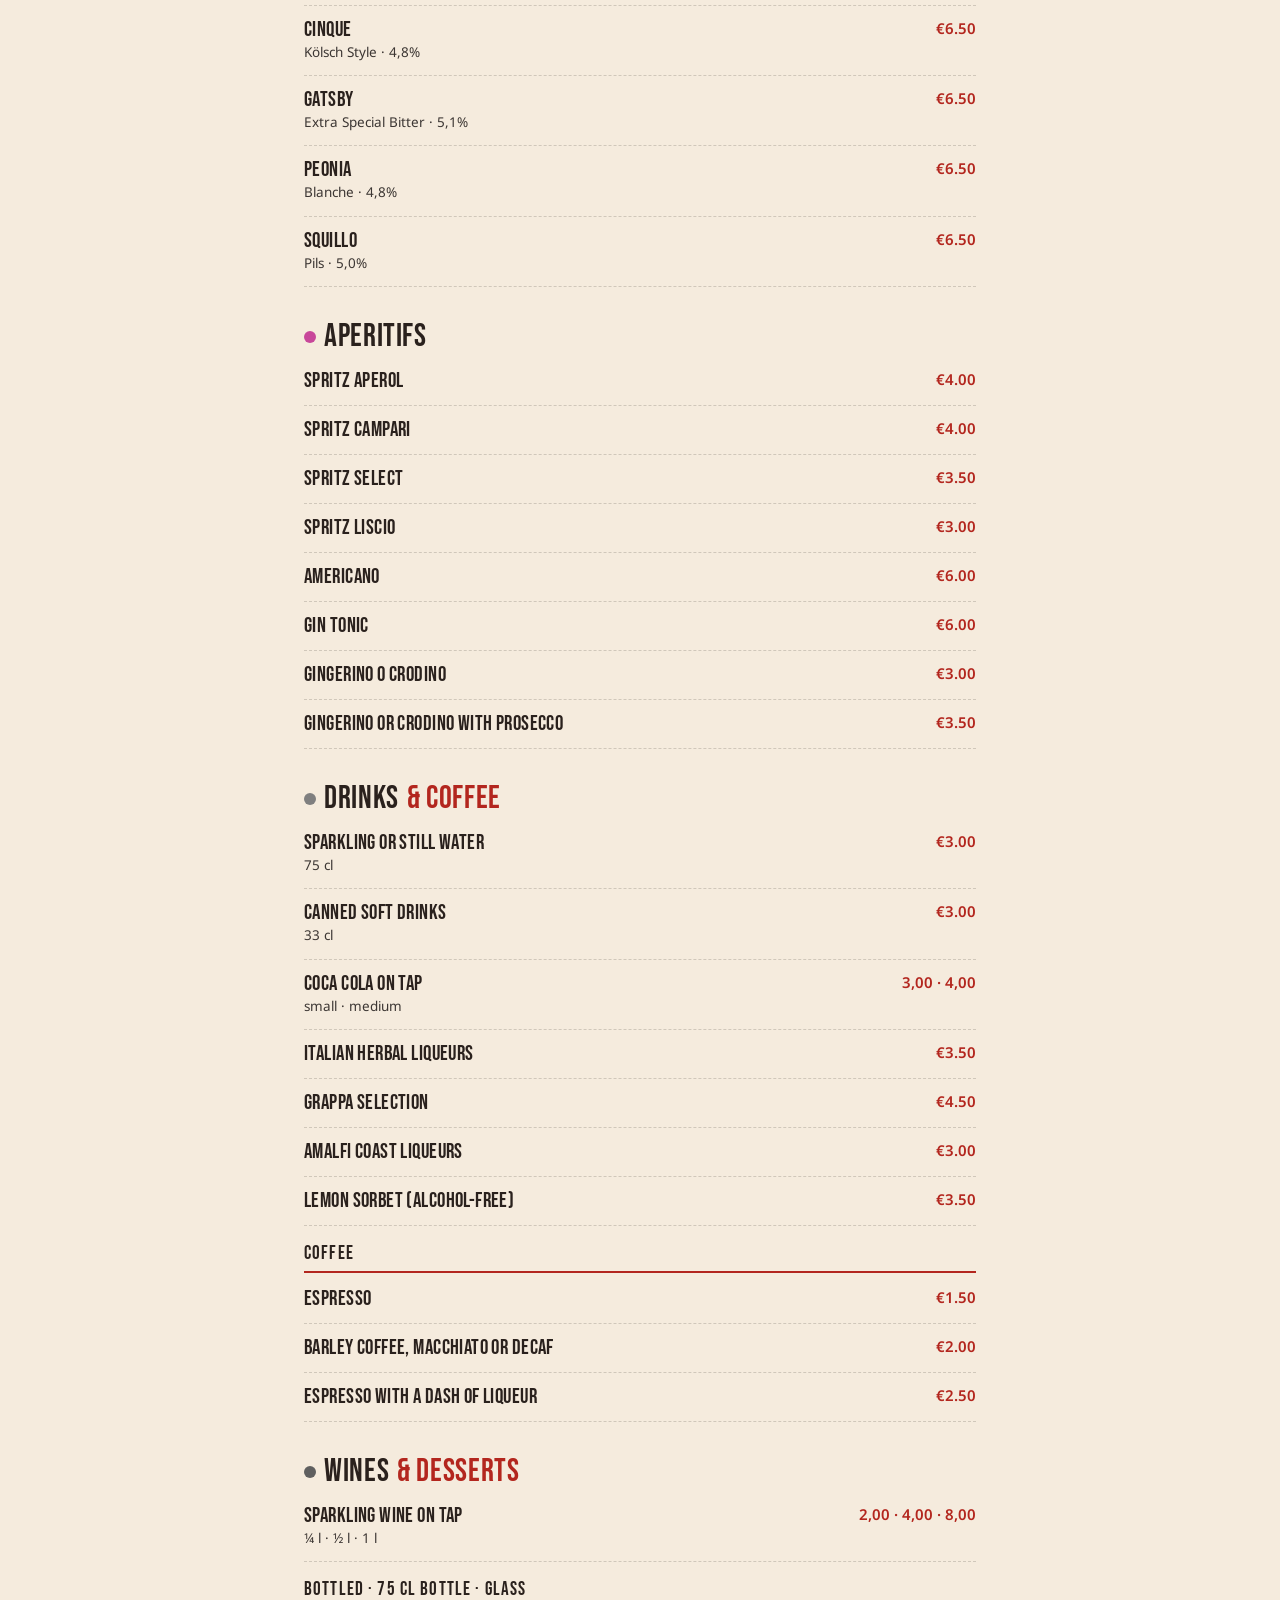
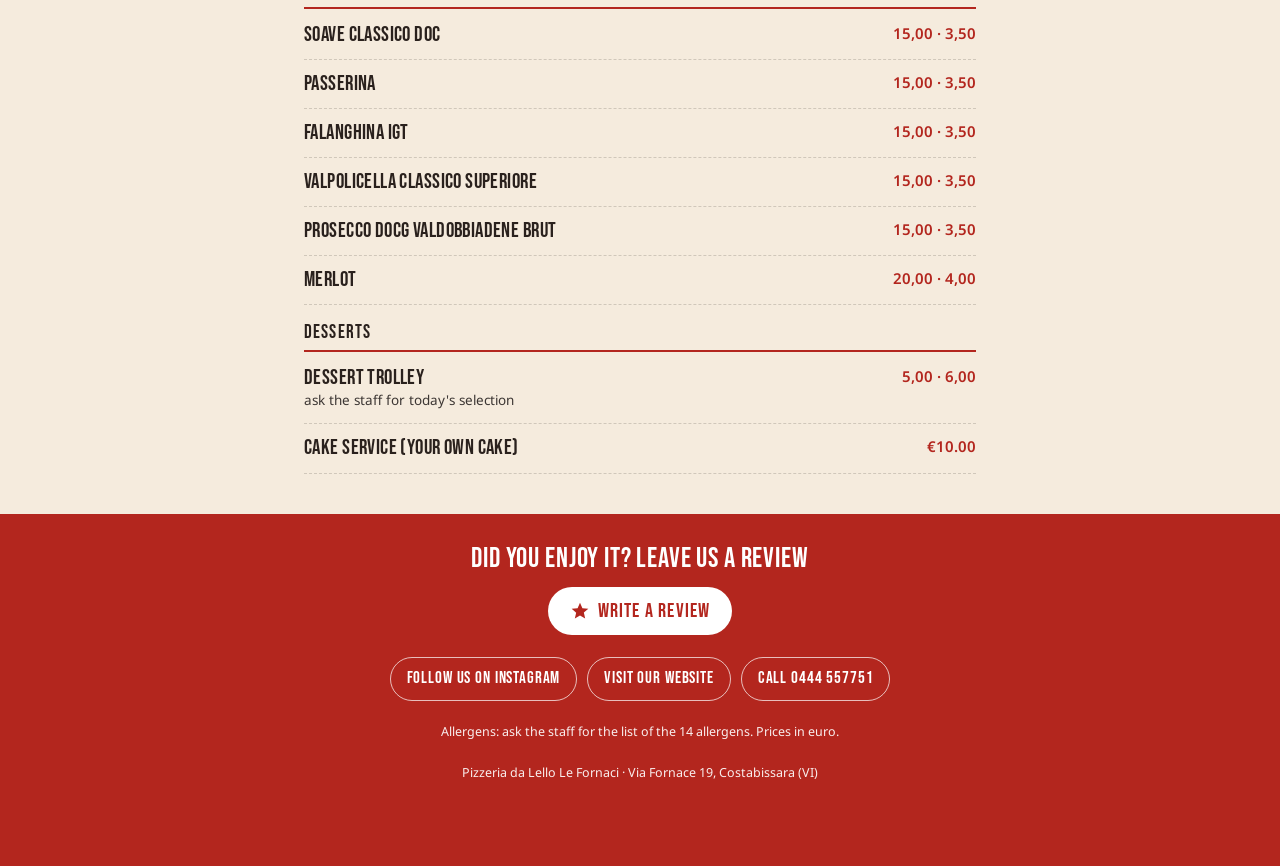
<file: tavolo/index.html>
<!doctype html>
<html lang="it">
<head>
<meta charset="utf-8">
<meta name="viewport" content="width=device-width,initial-scale=1,viewport-fit=cover">
<title>Menu - Pizzeria da Lello Le Fornaci</title>
<!-- Menu digitale da QR code ai tavoli (12/11/2026).
     Pagina online ma non collegata al sito e non indicizzata (noindex + robots.txt): ci si arriva solo dal QR.
     Prezzi e piatti arrivano da ../assets/js/menu-data.js, la stessa fonte del sito: si aggiornano insieme.
     Testi inglesi in menu-en.js. Lingua: automatica dal telefono, oppure ?lang=it / ?lang=en. -->
<meta name="robots" content="noindex,nofollow">
<meta name="theme-color" content="#F5EBDD">
<link rel="icon" href="../favicon.ico">
<link rel="apple-touch-icon" href="../apple-touch-icon.png">
<link rel="preload" href="../assets/fonts/bebas-neue-latin-400-normal.woff2" as="font" type="font/woff2" crossorigin>
<link rel="preload" href="../assets/fonts/noto-sans-latin-400-normal.woff2" as="font" type="font/woff2" crossorigin>
<style>
@font-face{font-family:'Bebas Neue';src:url(../assets/fonts/bebas-neue-latin-400-normal.woff2) format('woff2');font-weight:400;font-display:swap}
@font-face{font-family:'Noto Sans';src:url(../assets/fonts/noto-sans-latin-400-normal.woff2) format('woff2');font-weight:400;font-display:swap}
@font-face{font-family:'Noto Sans';src:url(../assets/fonts/noto-sans-latin-600-normal.woff2) format('woff2');font-weight:600;font-display:swap}
@font-face{font-family:'Noto Sans';src:url(../assets/fonts/noto-sans-latin-700-normal.woff2) format('woff2');font-weight:700;font-display:swap}
:root{--crema:#F5EBDD;--carta:#FBF4EA;--ink:#2A211D;--testo:#3C3633;--grigio:#5E5650;--rosso:#B3261E;--rosso-h:#931E17;--basilico:#2F6B2C;--line:rgba(42,33,29,.14);--t:'Bebas Neue',Impact,sans-serif;--b:'Noto Sans',system-ui,sans-serif}
*{box-sizing:border-box}
html{scroll-padding-top:128px;-webkit-text-size-adjust:100%}
body{margin:0;background:var(--crema);color:var(--testo);font:400 15px/1.45 var(--b)}
a{color:inherit}
img{max-width:100%;display:block}
button,input{font:inherit;color:inherit}
:focus-visible{outline:3px solid #D9A33A;outline-offset:2px}

/* testata */
.top{position:relative;text-align:center;padding:22px 16px 18px;background:linear-gradient(180deg,rgba(245,235,221,.55),rgba(245,235,221,.2) 50%,var(--crema)),url(../assets/img/sfondi/acquerello-m.webp) center 70%/cover no-repeat}
.lang{position:absolute;top:14px;right:14px;display:flex;border:1.5px solid var(--ink);border-radius:999px;overflow:hidden;background:rgba(255,255,255,.7)}
.lang button{border:0;background:none;padding:6px 11px;font:400 17px/1 var(--t);letter-spacing:.06em;cursor:pointer;min-width:44px;min-height:34px}
.lang button[aria-pressed="true"]{background:var(--ink);color:var(--crema)}
.logo{width:96px;height:auto;margin:0 auto}
.top h1{margin:12px 0 0;font:400 44px/1 var(--t);letter-spacing:.02em;color:var(--ink)}
.top p{margin:4px 0 0;font:italic 400 14px/1.3 var(--b);color:var(--grigio)}

/* barra fissa: ricerca + categorie */
.bar{position:sticky;top:0;z-index:20;background:rgba(245,235,221,.97);border-bottom:1px solid var(--line);padding:10px 0 0;backdrop-filter:blur(6px);-webkit-backdrop-filter:blur(6px)}
.cerca{display:flex;align-items:center;gap:8px;margin:0 14px;padding:0 12px;height:42px;border-radius:999px;background:#fff;border:1px solid var(--line)}
.cerca svg{flex:0 0 18px;stroke:var(--grigio)}
.cerca input{flex:1;border:0;background:none;outline:0;font-size:16px;min-width:0;height:100%}
.cerca button{border:0;background:none;font-size:22px;line-height:1;color:var(--grigio);display:none;cursor:pointer;padding:4px}
.cerca.piena button{display:block}
.cats{display:flex;gap:8px;overflow-x:auto;padding:10px 14px 10px;scrollbar-width:none;scroll-behavior:smooth}
.cats::-webkit-scrollbar{display:none}
.cats a{flex:0 0 auto;display:flex;align-items:center;gap:6px;padding:7px 13px 6px;border-radius:999px;border:1.5px solid var(--line);background:#fff;text-decoration:none;font:400 17px/1 var(--t);letter-spacing:.04em;white-space:nowrap;color:var(--ink)}
.cats a i{width:9px;height:9px;border-radius:50%;background:var(--c)}
.cats a.on{background:var(--ink);border-color:var(--ink);color:var(--crema)}

/* sezioni */
main{max-width:720px;margin:0 auto;padding:6px 0 10px}
.sez{padding:20px 16px 6px}
.sez h2{display:flex;align-items:baseline;gap:8px;margin:0 0 4px;font:400 32px/1 var(--t);letter-spacing:.02em;color:var(--ink)}
.sez h2 b{font-weight:400;color:var(--rosso)}
.sez h2 i{align-self:center;width:12px;height:12px;border-radius:50%;background:var(--c);flex:0 0 12px}
.pill{margin:8px 0 6px;padding:10px 13px;border-radius:14px;background:var(--carta);border:1px solid var(--line);font-size:13.5px;line-height:1.45}
.pill b{color:var(--rosso);font-weight:700}
.nota{margin:2px 0 6px;font-size:13.5px;font-style:italic;color:var(--grigio)}
.sh{margin:18px 0 2px;padding-bottom:6px;border-bottom:2px solid var(--rosso);font:400 19px/1.1 var(--t);letter-spacing:.06em;color:var(--ink)}
.it{display:grid;grid-template-columns:1fr auto;gap:2px 12px;align-items:start;padding:13px 0;border-bottom:1px dashed rgba(42,33,29,.18)}
.it.ph{grid-template-columns:58px 1fr auto}
.it img{width:58px;height:58px;object-fit:contain;grid-row:span 2}
.n{font:400 21px/1.05 var(--t);letter-spacing:.02em;color:var(--ink)}
.d{grid-column:1/-1;font-size:13.5px;line-height:1.42;color:var(--testo)}
.it.ph .d{grid-column:2/4}
.p{font:600 15px/1.3 var(--b);color:var(--rosso);white-space:nowrap;text-align:right}
.frz{width:.95em;height:.95em;vertical-align:-.1em;margin-left:.2em;fill:none;stroke:#36688A;stroke-width:2.2;stroke-linecap:round;stroke-linejoin:round}
.frz-leg{font-style:normal;color:#36688A;font-weight:600}
.extra{display:flex;flex-wrap:wrap;gap:7px;margin:14px 0 4px}
.extra span{padding:6px 11px;border-radius:999px;background:#fff;border:1px solid var(--line);font-size:13px;font-weight:600}
.vuoto{display:none;padding:40px 16px;text-align:center;color:var(--grigio)}
.nascosto{display:none!important}

/* fondo */
.fondo{margin-top:22px;padding:30px 16px calc(84px + env(safe-area-inset-bottom));background:var(--rosso);color:#fff;text-align:center}
.fondo h3{margin:0;font:400 28px/1.05 var(--t);letter-spacing:.03em}
.btn{display:inline-flex;align-items:center;justify-content:center;gap:8px;min-height:48px;margin-top:14px;padding:0 22px;border-radius:999px;background:#fff;color:var(--rosso);text-decoration:none;font:400 20px/1 var(--t);letter-spacing:.06em}
.btn svg{width:20px;height:20px}
.link{display:flex;flex-wrap:wrap;justify-content:center;gap:10px;margin-top:22px}
.link a{display:inline-flex;align-items:center;min-height:44px;padding:0 16px;border-radius:999px;border:1.5px solid rgba(255,255,255,.7);text-decoration:none;font:400 17px/1 var(--t);letter-spacing:.05em}
.fondo small{display:block;max-width:520px;margin:22px auto 0;font-size:12.5px;line-height:1.5;opacity:.92}
.su{position:fixed;right:14px;bottom:calc(16px + env(safe-area-inset-bottom));z-index:30;width:46px;height:46px;border-radius:50%;border:0;background:var(--ink);color:var(--crema);font-size:20px;box-shadow:0 8px 20px -8px rgba(0,0,0,.5);opacity:0;pointer-events:none;transition:opacity .25s;cursor:pointer}
.su.vis{opacity:1;pointer-events:auto}
@media (min-width:760px){.top{padding:34px 16px 26px}.logo{width:120px}.top h1{font-size:56px}.sez{padding:26px 24px 8px}.cats{justify-content:center;flex-wrap:wrap}}
@media (prefers-reduced-motion:reduce){.cats{scroll-behavior:auto}.su{transition:none}}
</style>
</head>
<body>
<header class="top">
  <div class="lang" role="group" aria-label="Lingua / Language">
    <button type="button" data-l="it" aria-pressed="true">IT</button><button type="button" data-l="en" aria-pressed="false">EN</button>
  </div>
  <img class="logo" src="../assets/img/logo-lello-a-sm.webp" alt="Pizzeria da Lello Le Fornaci" width="254" height="293">
  <h1 data-t="titolo">Il menu</h1>
  <p data-t="sotto">la vera pizza napoletana dal 1997</p>
</header>
<div class="bar">
  <label class="cerca"><svg viewBox="0 0 24 24" fill="none" stroke-width="2" stroke-linecap="round" aria-hidden="true"><circle cx="11" cy="11" r="7"/><path d="M20 20l-3.5-3.5"/></svg>
    <input type="search" id="q" autocomplete="off" enterkeyhint="search" aria-label="Cerca">
    <button type="button" id="qx" aria-label="Cancella">&times;</button></label>
  <nav class="cats" id="cats" aria-label="Categorie"></nav>
</div>
<main id="menu"></main>
<p class="vuoto" id="vuoto" data-t="nessuno">Nessun piatto trovato</p>
<footer class="fondo">
  <h3 data-t="recensione">Ti è piaciuto? Lasciaci una recensione</h3>
  <a class="btn" href="https://search.google.com/local/writereview?placeid=ChIJDRkx02g0f0cRhU-UIub14sg" target="_blank" rel="noopener"><svg viewBox="0 0 24 24" fill="currentColor" aria-hidden="true"><path d="M12 2l2.9 6.6 7.1.6-5.4 4.7 1.6 7L12 17.3 5.8 21l1.6-7L2 9.2l7.1-.6z"/></svg><span data-t="recensioneBtn">Scrivi una recensione</span></a>
  <div class="link">
    <a href="https://www.instagram.com/lefornacidalello/" target="_blank" rel="noopener" data-t="instagram">Seguici su Instagram</a>
    <a href="https://www.pizzeriadalello.it/" data-t="sito">Visita il sito</a>
    <a href="tel:+390444557751"><span data-t="chiama">Chiama</span>&nbsp;0444 557751</a>
  </div>
  <small data-t="allergeni">Allergeni: chiedi al personale la tabella dei 14 allergeni. Prezzi in euro.</small>
  <small>Pizzeria da Lello Le Fornaci · Via Fornace 19, Costabissara (VI)</small>
</footer>
<button class="su" id="su" type="button" aria-label="Torna su">&uarr;</button>

<script src="../assets/js/menu-data.js?v=20261112"></script>
<script src="menu-en.js?v=20261112"></script>
<script>
(function(){
'use strict';
var M=window.LELLO_MENU||[], EN=window.LELLO_EN||{}, P={};
(window.LELLO_PIZZE||[]).forEach(function(p){ P[p.id]=p; });
var lang='it';
try{ var q=(location.search.match(/[?&]lang=(it|en)\b/)||[])[1]; lang=q||localStorage.getItem('lello-lang')||((navigator.language||'it').slice(0,2).toLowerCase()==='it'?'it':'en'); }catch(e){}
if(lang!=='it'&&lang!=='en') lang='it';

function esc(s){ return String(s).replace(/[&<>"]/g,function(c){ return {'&':'&amp;','<':'&lt;','>':'&gt;','"':'&quot;'}[c]; }); }
function pr(v){
  if(typeof v!=='number') return esc(v||'');
  return lang==='en' ? '€'+v.toFixed(2) : v.toFixed(2).replace('.',',')+' €';
}
function tr(tipo,s){ return lang==='en' && EN[tipo] && EN[tipo][s] ? EN[tipo][s] : s; }
function frz(nome){ return (window.LELLO_SURGELATI||[]).indexOf(nome)>-1 ? ' '+(window.LELLO_FRZ||'').replace(/Prodotto surgelato/g,EN.ui[lang].surg) : ''; }

function disegna(){
  var ui=EN.ui[lang];
  document.documentElement.lang=lang;
  document.title=(lang==='en'?'Menu':'Menu')+' - Pizzeria da Lello Le Fornaci';
  [].forEach.call(document.querySelectorAll('[data-t]'),function(el){ if(ui[el.getAttribute('data-t')]) el.textContent=ui[el.getAttribute('data-t')]; });
  document.getElementById('q').placeholder=ui.cerca;
  document.getElementById('q').setAttribute('aria-label',ui.cerca);
  document.getElementById('su').setAttribute('aria-label',ui.top);
  [].forEach.call(document.querySelectorAll('.lang button'),function(b){ b.setAttribute('aria-pressed',String(b.getAttribute('data-l')===lang)); });

  var cats='', h='';
  M.forEach(function(g){
    var t=lang==='en'&&EN.gruppi&&EN.gruppi[g.id] ? EN.gruppi[g.id] : [g.t1,g.t2];
    cats+='<a href="#'+g.id+'" data-g="'+g.id+'" style="--c:'+g.col+'"><i></i>'+esc((t[0]+' '+t[1]).trim())+'</a>';
    var pill=g.pill ? (lang==='en'&&EN.pill&&EN.pill[g.id]?EN.pill[g.id]:g.pill) : '';
    var nota='';
    if(g.id==='antipasti') nota='<span class="frz-leg">'+(window.LELLO_FRZ||'').replace(/Prodotto surgelato/g,ui.surg)+' '+esc(ui.surg)+'</span>';
    else if(g.nota) nota=lang==='en'&&EN.nota&&EN.nota[g.id]?esc(EN.nota[g.id]):g.nota;
    var righe=g.voci.map(function(v){
      if(v[0]==='§') return '<h3 class="sh">'+esc(tr('sezioni',v[1]))+'</h3>';
      var p=v[3]&&P[v[3]], nome=tr('nomi',v[0]), desc=v[2]?tr('desc',v[2]):'';
      var img=p&&p.thumb ? '<img src="../'+p.thumb+'" alt="" width="58" height="58" loading="lazy" decoding="async">' : '';
      return '<div class="it'+(img?' ph':'')+'" data-s="'+esc((nome+' '+v[0]+' '+desc).toLowerCase())+'">'+img+
        '<span class="n">'+esc(nome)+frz(v[0])+'</span><span class="p">'+pr(v[1])+'</span>'+
        (desc?'<span class="d">'+esc(desc)+'</span>':'')+'</div>';
    }).join('');
    var extra=g.id==='sottili' ? '<h3 class="sh">'+esc(ui.aggiunte)+'</h3><div class="extra">'+((lang==='en'&&EN.extra)?EN.extra:(window.LELLO_EXTRA||[])).map(function(x){ return '<span>'+esc(x)+'</span>'; }).join('')+'</div>' : '';
    h+='<section class="sez" id="'+g.id+'" style="--c:'+g.col+'"><h2><i></i>'+esc(t[0])+(t[1]?' <b>'+esc(t[1])+'</b>':'')+'</h2>'+
      (pill?'<p class="pill">'+pill+'</p>':'')+(nota?'<p class="nota">'+nota+'</p>':'')+righe+extra+'</section>';
  });
  document.getElementById('cats').innerHTML=cats;
  document.getElementById('menu').innerHTML=h;
  filtra(); osserva();
}

/* ricerca */
var qi=document.getElementById('q');
function filtra(){
  var t=qi.value.trim().toLowerCase(), tot=0;
  qi.parentNode.classList.toggle('piena',!!t);
  [].forEach.call(document.querySelectorAll('.sez'),function(s){
    var n=0;
    [].forEach.call(s.querySelectorAll('.it'),function(it){ var ok=!t||it.getAttribute('data-s').indexOf(t)>-1; it.classList.toggle('nascosto',!ok); if(ok) n++; });
    [].forEach.call(s.querySelectorAll('.sh,.pill,.nota,.extra'),function(e){ e.classList.toggle('nascosto',!!t); });
    s.classList.toggle('nascosto',!n); tot+=n;
  });
  document.getElementById('vuoto').style.display=tot?'none':'block';
}
qi.addEventListener('input',filtra);
document.getElementById('qx').addEventListener('click',function(){ qi.value=''; filtra(); qi.focus(); });

/* categoria attiva nella barra */
var io;
function osserva(){
  if(io) io.disconnect();
  if(!('IntersectionObserver' in window)) return;
  var cats=document.getElementById('cats');
  io=new IntersectionObserver(function(v){
    v.forEach(function(e){
      if(!e.isIntersecting) return;
      [].forEach.call(cats.children,function(a){ a.classList.toggle('on',a.getAttribute('data-g')===e.target.id); });
      var a=cats.querySelector('.on'); if(a) cats.scrollLeft=a.offsetLeft-cats.clientWidth/2+a.clientWidth/2;
    });
  },{rootMargin:'-130px 0px -65% 0px'});
  [].forEach.call(document.querySelectorAll('.sez'),function(s){ io.observe(s); });
}

/* lingua */
[].forEach.call(document.querySelectorAll('.lang button'),function(b){
  b.addEventListener('click',function(){ lang=b.getAttribute('data-l'); try{ localStorage.setItem('lello-lang',lang); }catch(e){} disegna(); });
});

/* torna su */
var su=document.getElementById('su');
addEventListener('scroll',function(){ su.classList.toggle('vis',scrollY>900); },{passive:true});
su.addEventListener('click',function(){ scrollTo({top:0,behavior:matchMedia('(prefers-reduced-motion: reduce)').matches?'auto':'smooth'}); });

disegna();
})();
</script>
</body>
</html>
</file>
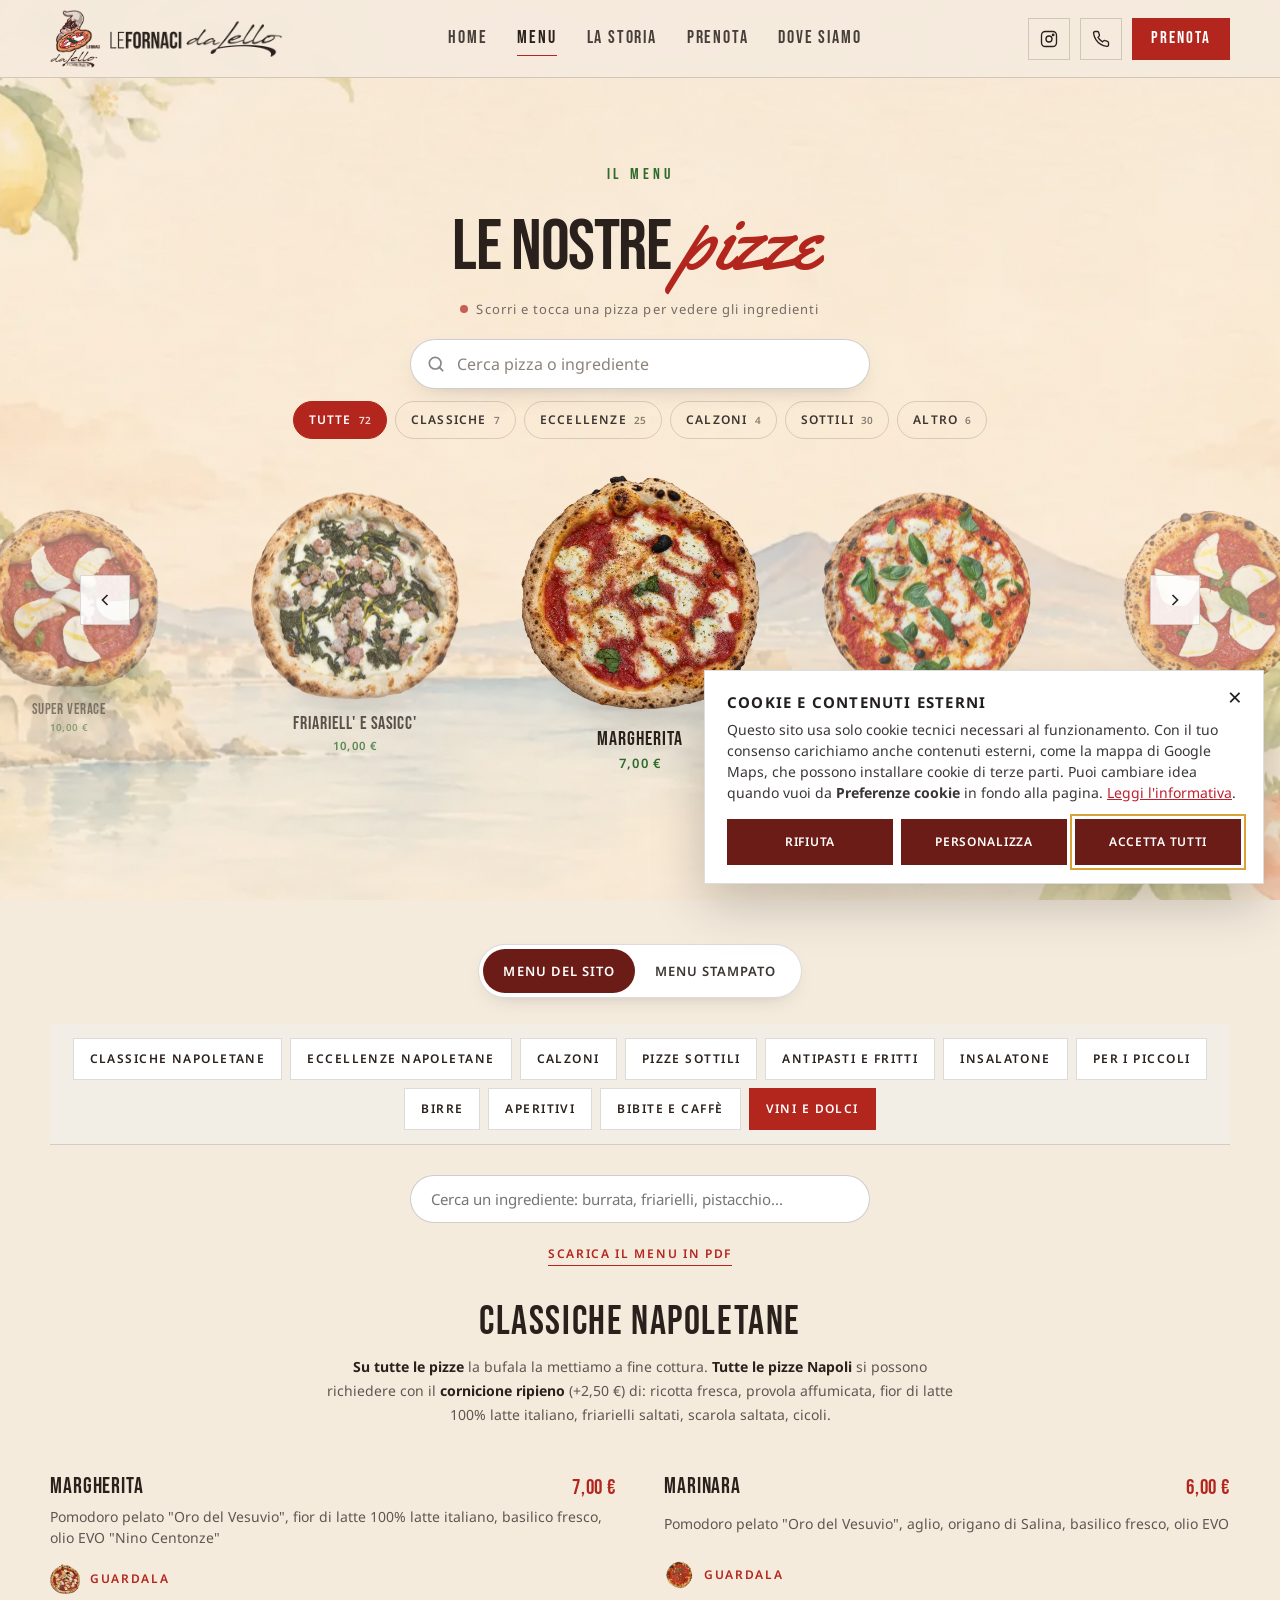
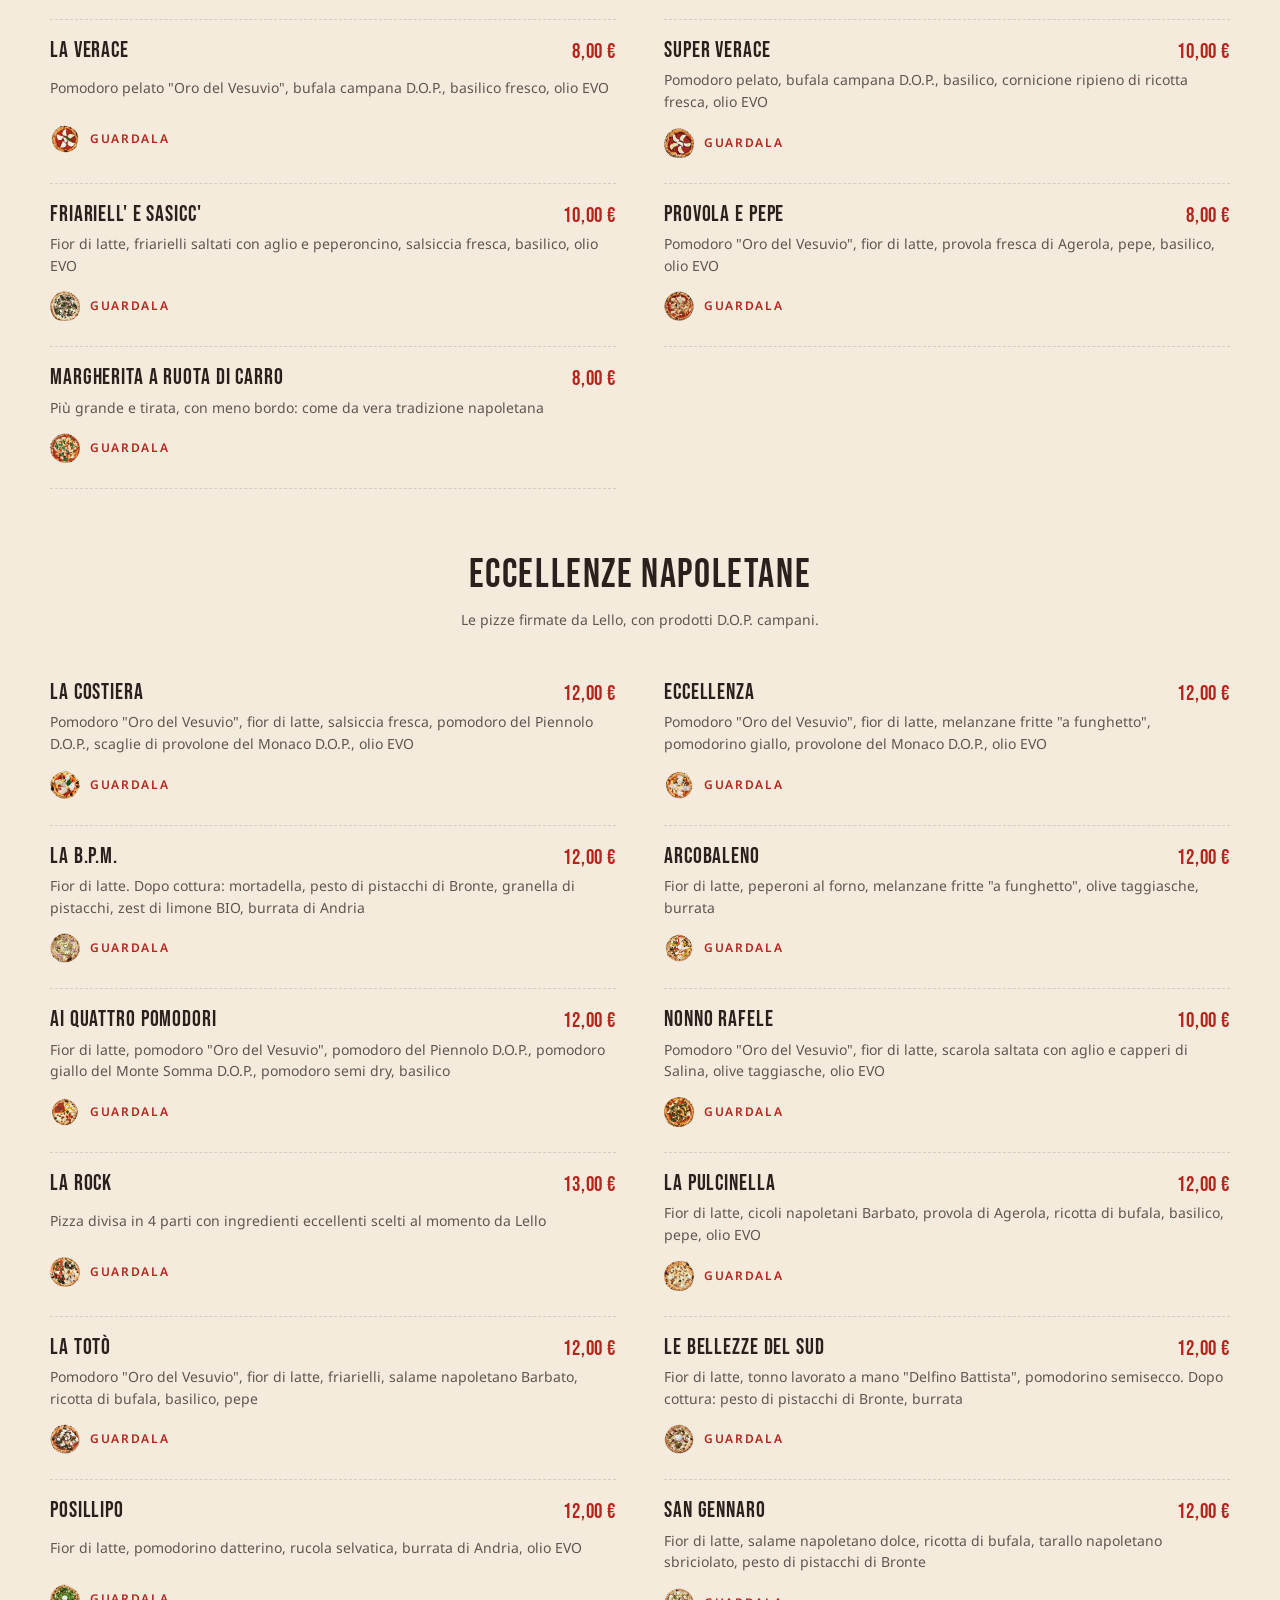
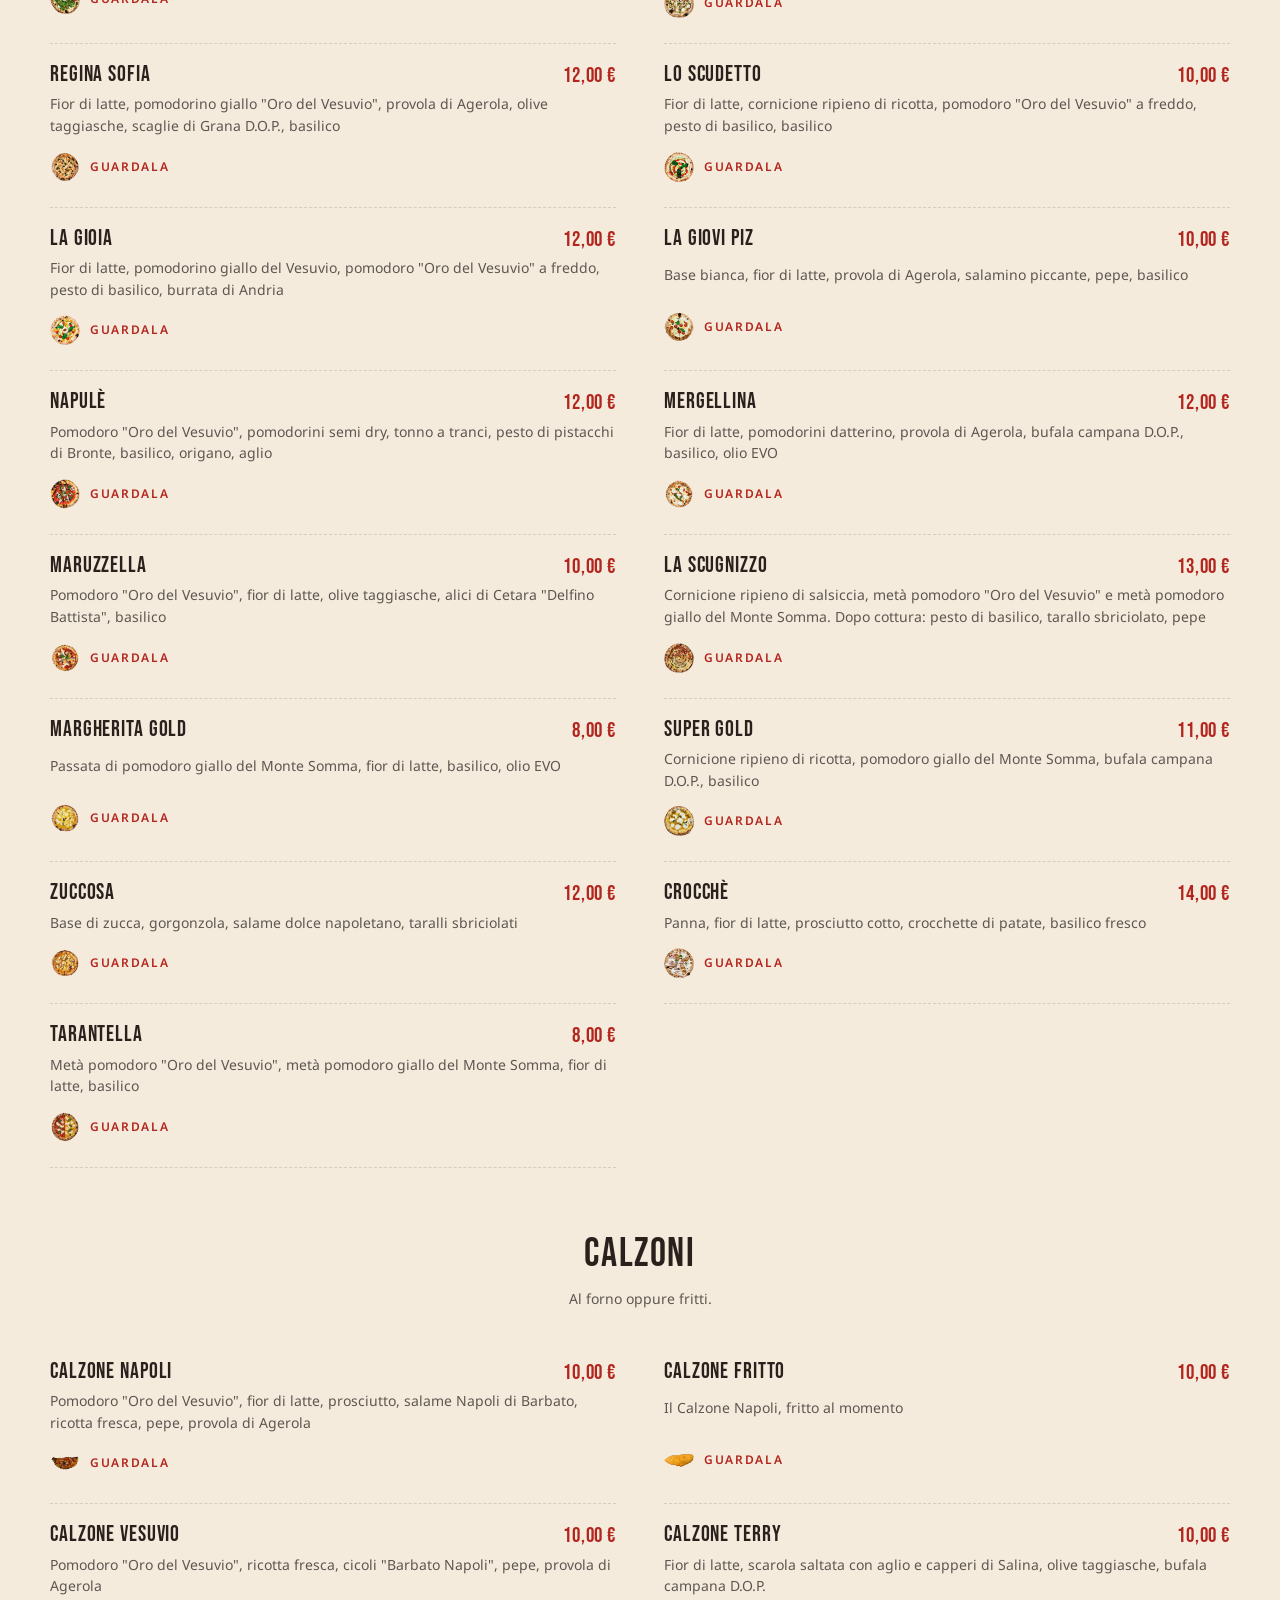
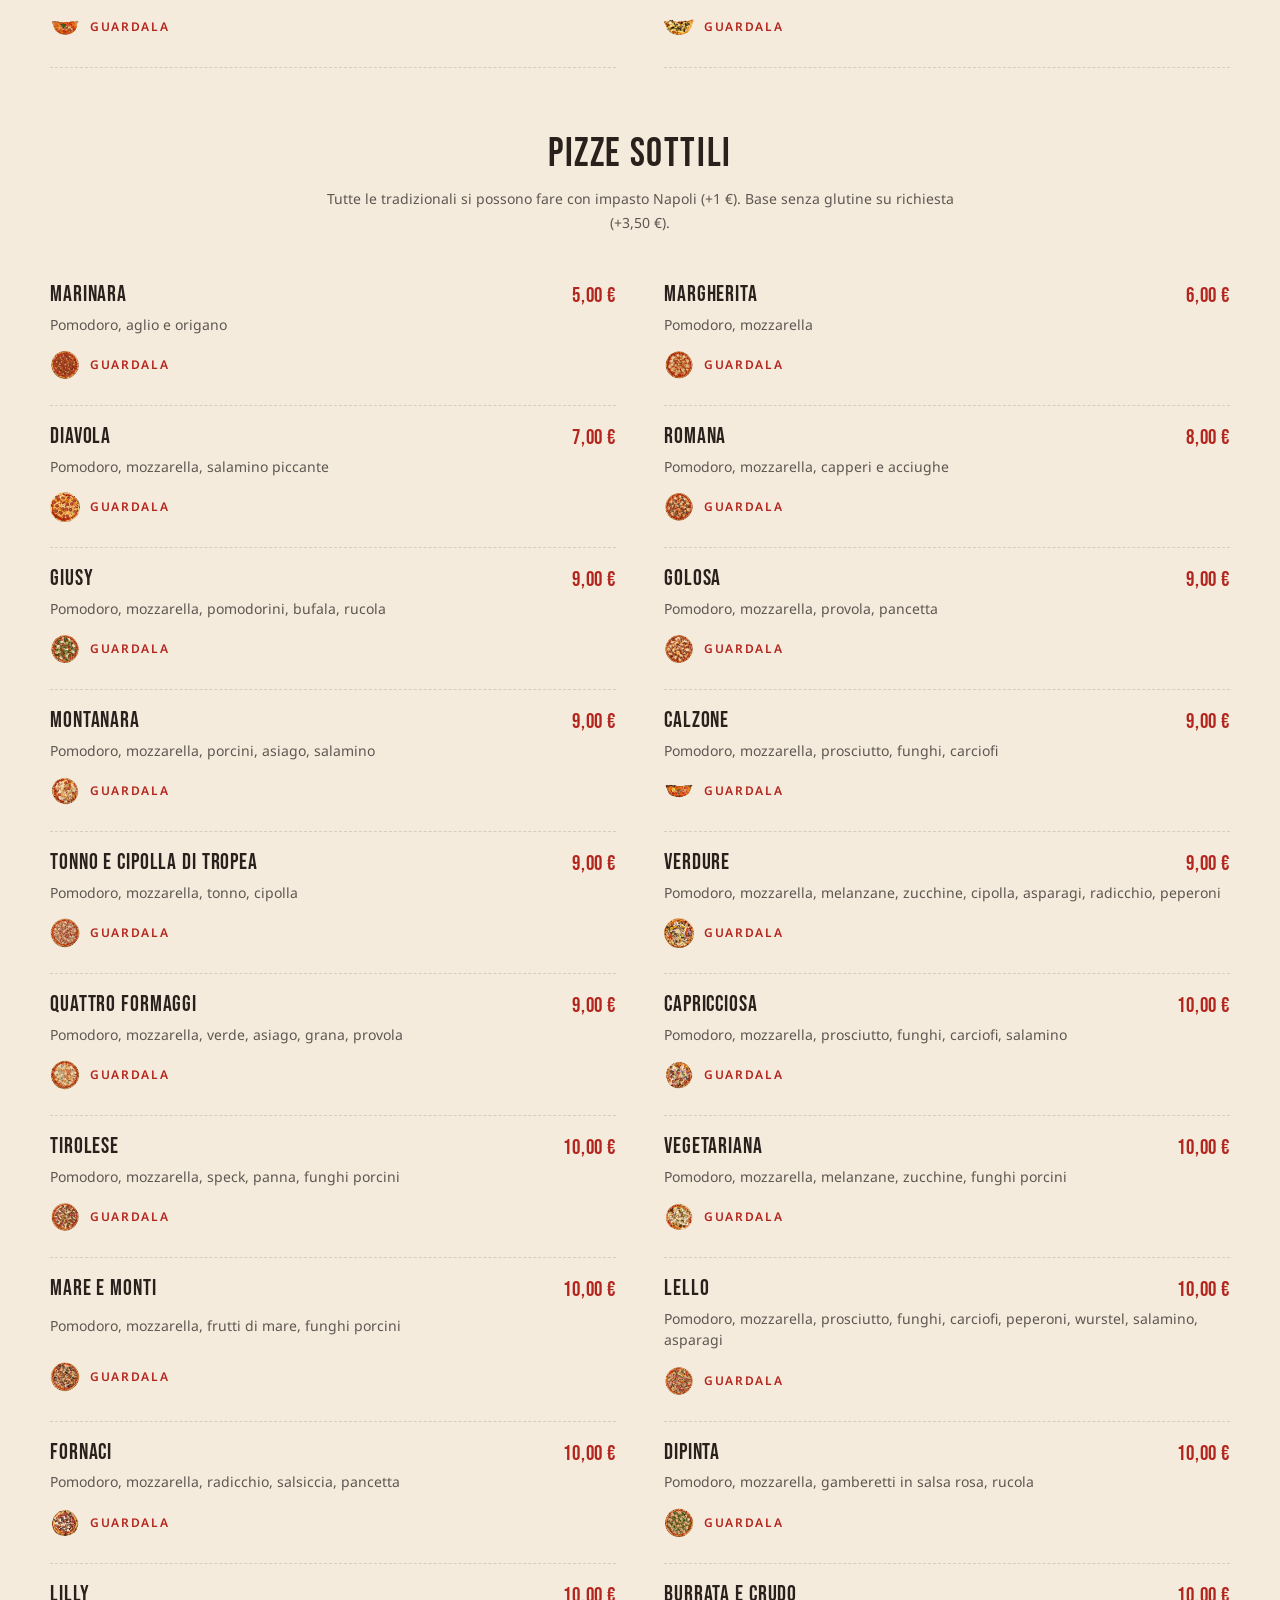
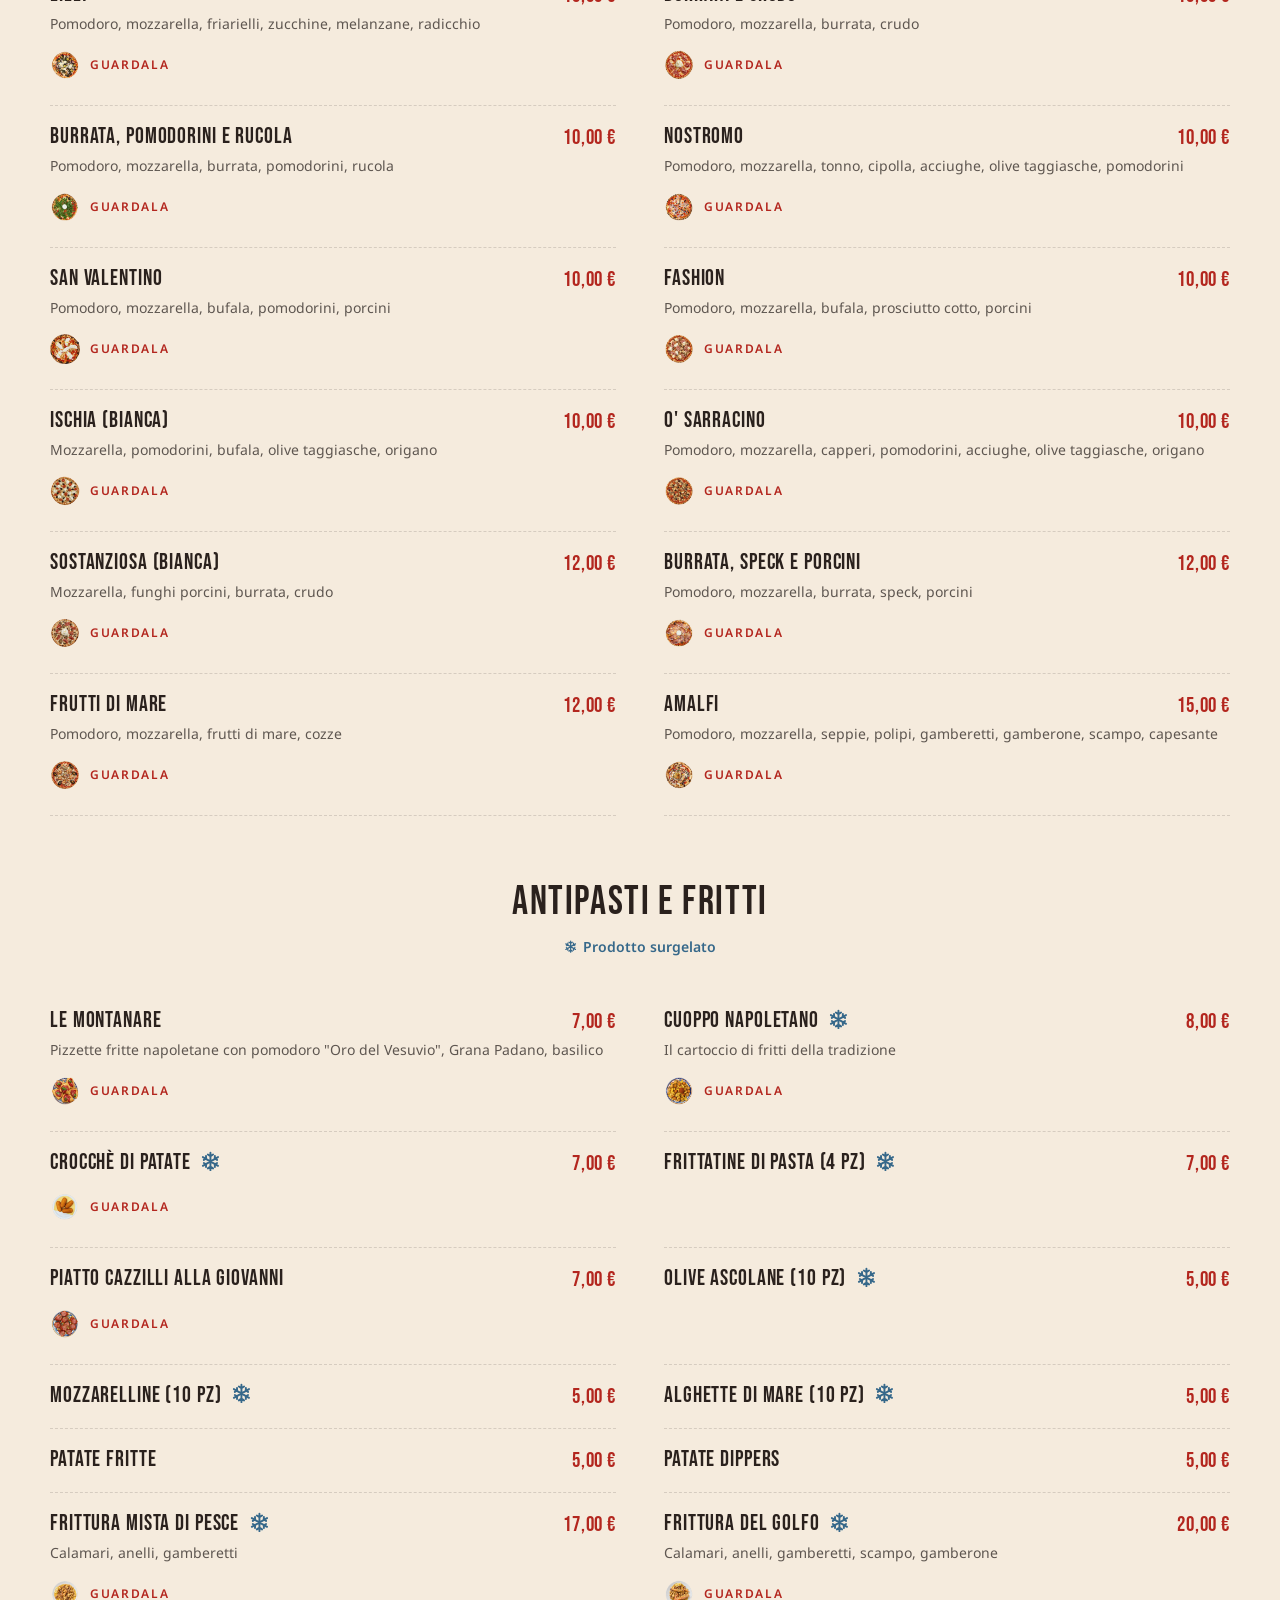
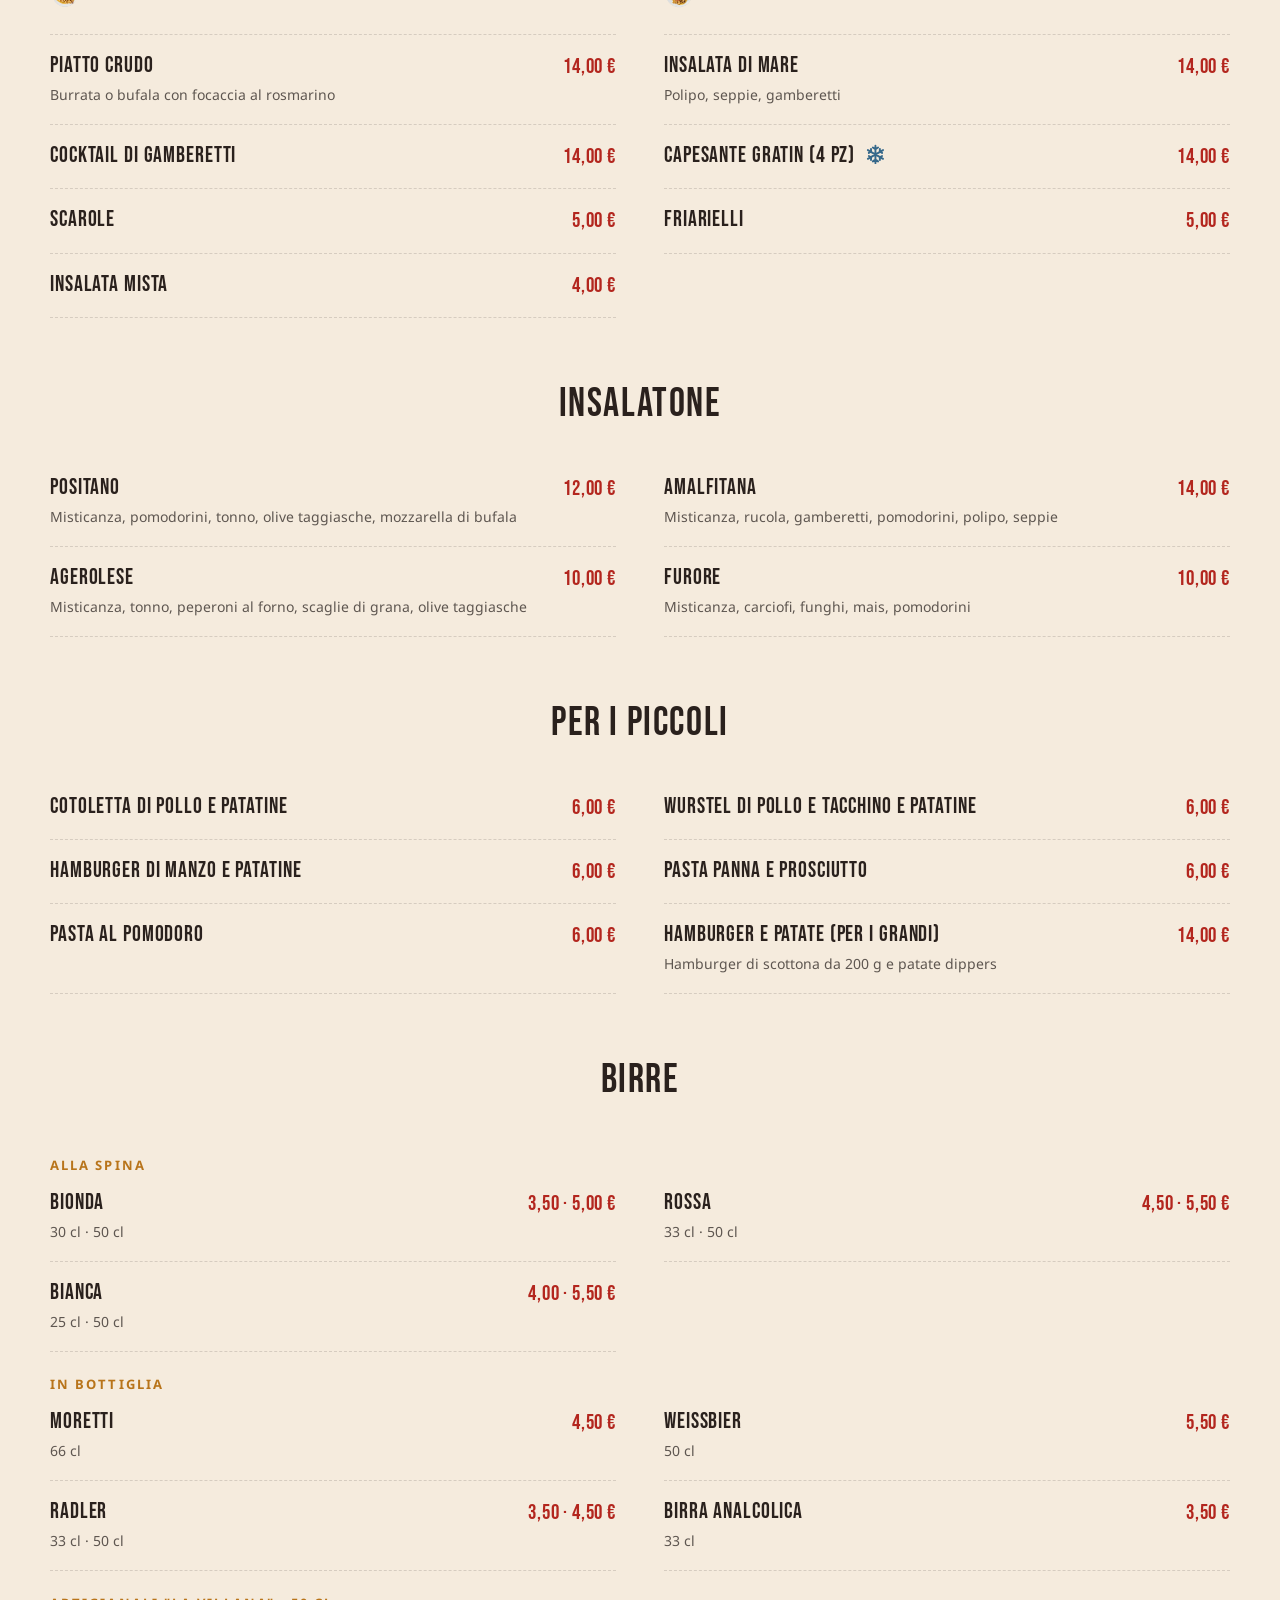
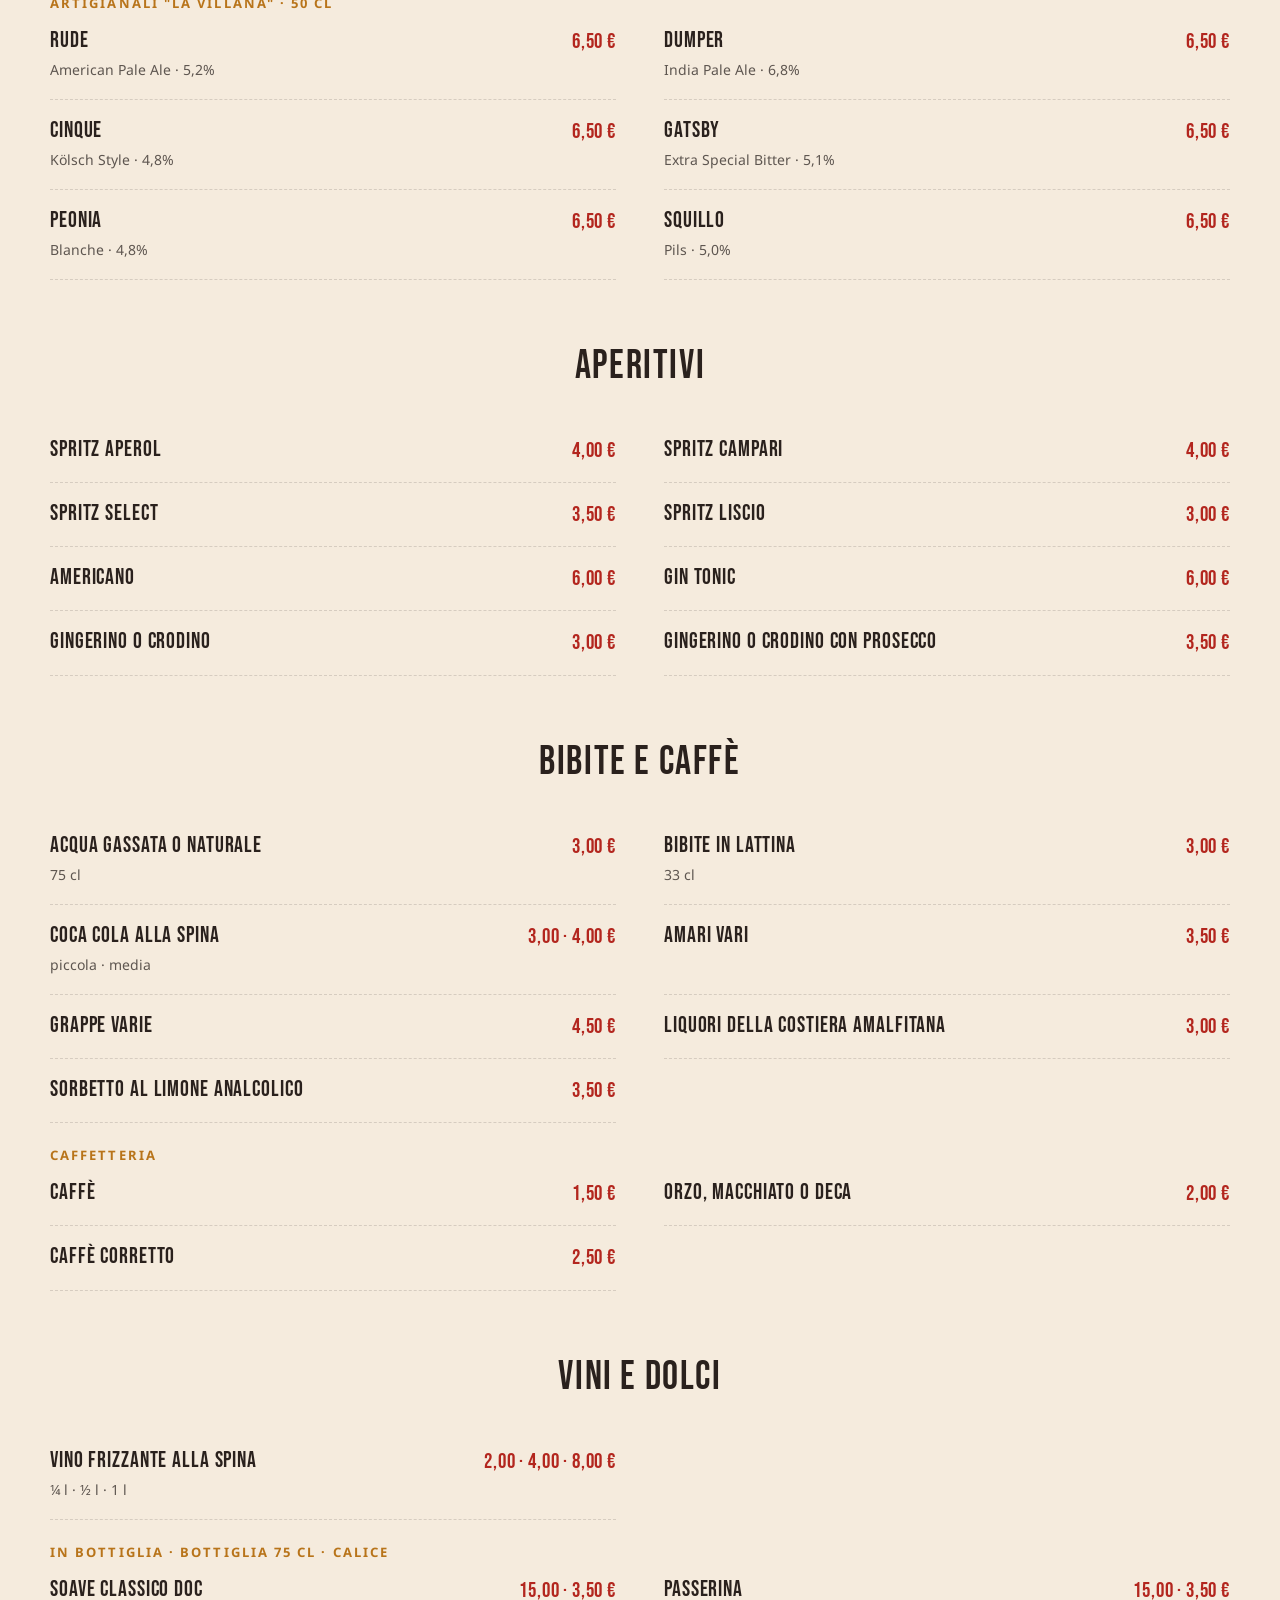
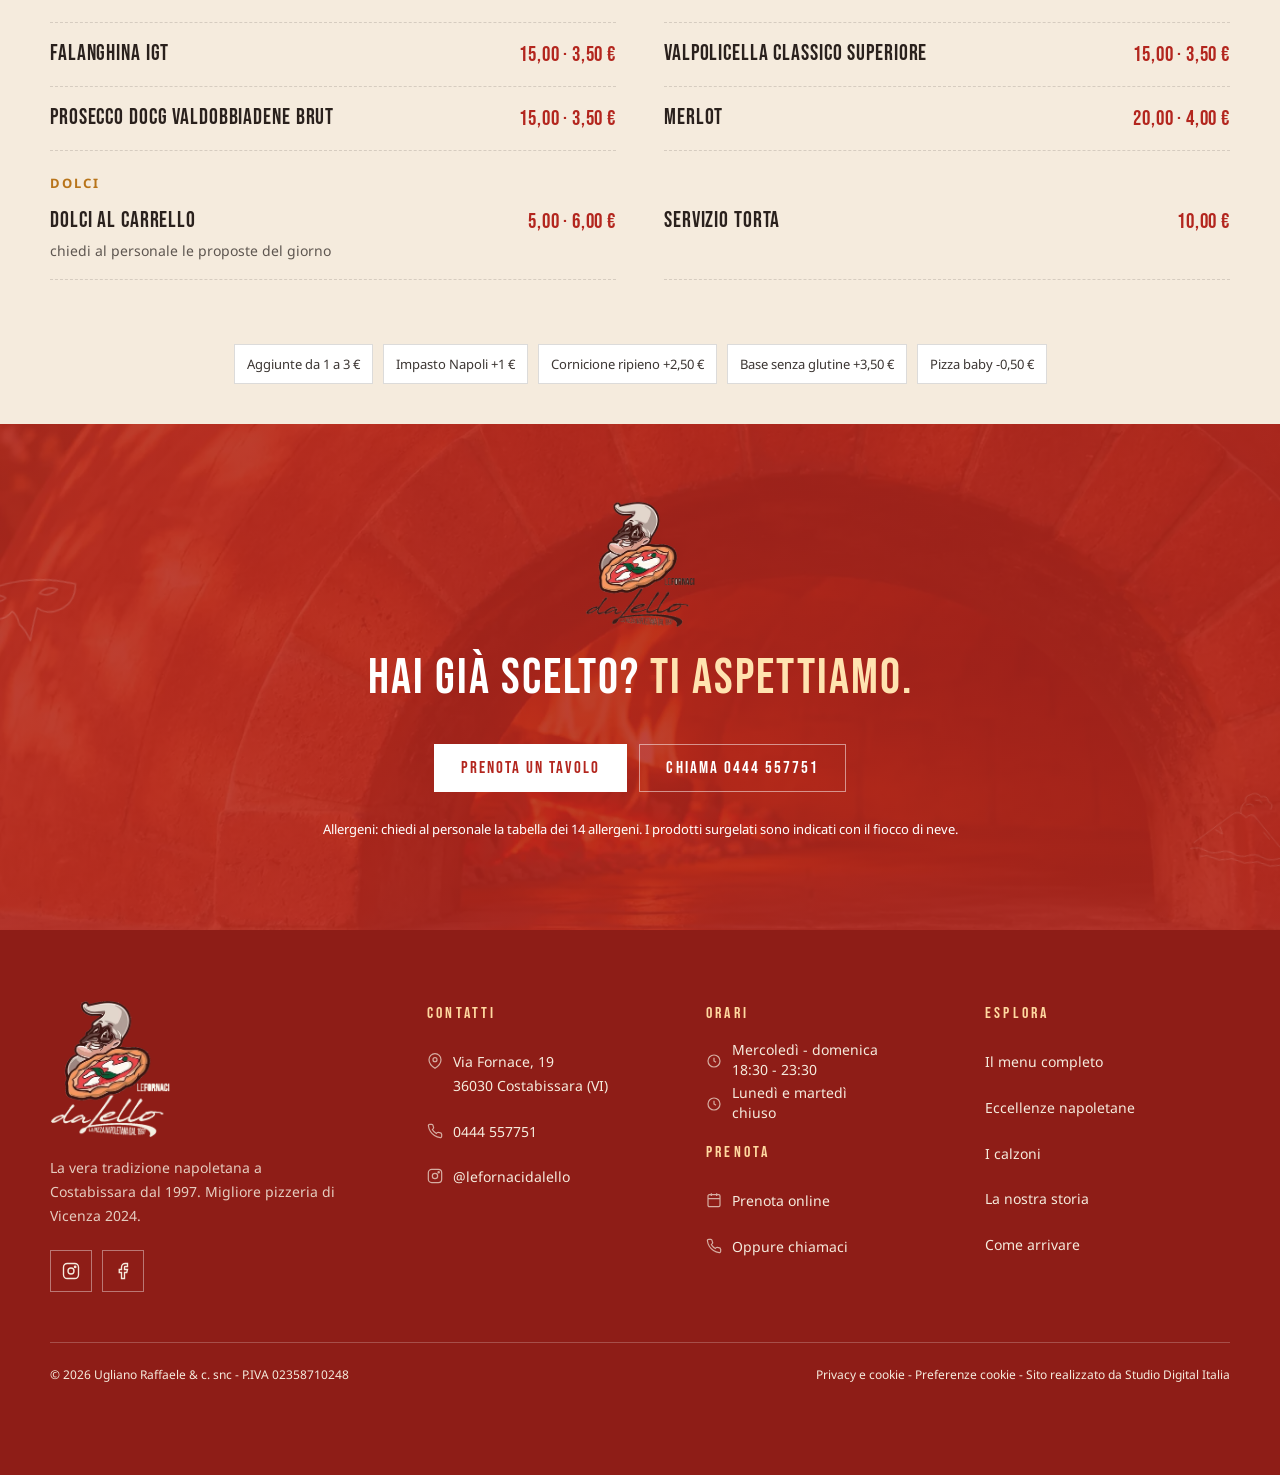
<file: menu.html>
<!DOCTYPE html>
<html lang="it" data-tema="a">
<head>
<meta charset="utf-8">
<meta name="viewport" content="width=device-width, initial-scale=1, viewport-fit=cover">
<!-- Caricamento con il logo (04/11/2026): a ogni apertura di pagina, minimo 1,5 s (intanto si caricano le foto), massimo 3 s -->
<script>document.documentElement.classList.add('sp-on')</script>
<style>.sp{display:none}html.sp-on .sp{display:flex;position:fixed;inset:0;z-index:9999;flex-direction:column;align-items:center;justify-content:center;gap:26px;background:#F5EBDD;animation:spAuto .45s ease 3.3s forwards}html.sp-on .sp img{width:min(210px,50vw);height:auto;animation:spIn .7s cubic-bezier(.2,.8,.2,1) both}html.sp-on .sp i{position:relative;display:block;width:120px;height:3px;overflow:hidden;background:rgba(191,30,46,.15)}html.sp-on .sp i:after{content:"";position:absolute;inset:0;background:#BF1E2E;transform-origin:left;animation:spBar 1.5s ease-out both}html.sp-on .sp.out{opacity:0;visibility:hidden;transition:opacity .45s ease,visibility 0s .45s}@keyframes spIn{from{opacity:0;transform:scale(.92) translateY(8px)}to{opacity:1;transform:none}}@keyframes spBar{from{transform:scaleX(0)}to{transform:scaleX(1)}}@keyframes spAuto{to{opacity:0;visibility:hidden}}@media (prefers-reduced-motion:reduce){html.sp-on .sp img,html.sp-on .sp i:after{animation:none}}</style>
<link rel="preload" href="assets/img/logo-lello-a-sm.webp" as="image" type="image/webp">
<title>Menu e prezzi | Pizzeria da Lello Le Fornaci, Costabissara (VI)</title>
<meta name="description" content="Il menu della Pizzeria da Lello Le Fornaci a Costabissara (Vicenza): pizze napoletane classiche ed eccellenze, calzoni, pizze sottili, fritti, insalatone e bevande, con prezzi e ingredienti.">
<meta name="robots" content="index, follow, max-image-preview:large">
<link rel="canonical" href="https://www.pizzeriadalello.it/menu.html">
<meta property="og:type" content="website">
<meta property="og:locale" content="it_IT">
<meta property="og:site_name" content="Pizzeria da Lello Le Fornaci">
<meta property="og:title" content="Il menu della Pizzeria da Lello Le Fornaci, Costabissara">
<meta property="og:description" content="Pizze napoletane classiche ed eccellenze, calzoni, pizze sottili, fritti napoletani e bevande, con prezzi e ingredienti.">
<meta property="og:url" content="https://www.pizzeriadalello.it/menu.html">
<meta property="og:image" content="https://www.pizzeriadalello.it/assets/img/sito/gallery-45.jpg">
<script type="application/ld+json">{"@context":"https://schema.org","@graph":[{"@type":"BreadcrumbList","itemListElement":[{"@type":"ListItem","position":1,"name":"Home","item":"https://www.pizzeriadalello.it/"},{"@type":"ListItem","position":2,"name":"Menu","item":"https://www.pizzeriadalello.it/menu.html"}]},{"@type":"Menu","@id":"https://www.pizzeriadalello.it/menu.html#menu","name":"Menu Pizzeria da Lello Le Fornaci","url":"https://www.pizzeriadalello.it/menu.html","inLanguage":"it-IT","isPartOf":{"@id":"https://www.pizzeriadalello.it/#sito"}}]}</script>
<meta name="theme-color" content="#F5EBDD">
<link rel="icon" href="favicon.ico" sizes="any">
<link rel="icon" type="image/png" href="assets/img/icon-192.png">
<link rel="apple-touch-icon" href="apple-touch-icon.png">

<link rel="stylesheet" href="assets/fonts/google-fonts.css">
<link rel="preload" href="assets/fonts/fsec-800.woff2" as="font" type="font/woff2" crossorigin>
<link rel="preload" href="assets/fonts/bebas-neue-latin-400-normal.woff2" as="font" type="font/woff2" crossorigin>
<link rel="preload" href="assets/fonts/noto-sans-latin-400-normal.woff2" as="font" type="font/woff2" crossorigin>
<link rel="stylesheet" href="assets/css/style.css?v=20261105">
<link rel="stylesheet" href="assets/css/tema.css?v=20261108">
</head>
<body data-page="menu">
<div class="sp" aria-hidden="true"><img src="assets/img/logo-lello-a-sm.webp" srcset="assets/img/logo-lello-a-sm.webp 254w, assets/img/logo-lello-a.webp 508w" sizes="210px" alt="" width="254" height="293"><i></i></div>
<div id="site-header"></div>

<main id="main">
  <section class="hero menu-hero" aria-label="Le nostre pizze">
    <div class="hero-head">
      <span class="eyebrow">Il menu</span>
      <h1>Le nostre <em>pizze</em></h1>
      <span class="hint"><i></i>Scorri e tocca una pizza per vedere gli ingredienti</span>
    </div>
    <div class="wheel" data-wheel></div>
  </section>

  <section class="mu-wrap" id="menu" aria-label="Menu completo">
    <!-- Due versioni del menu (assets/js/main.js, renderMenu): integrato di default su computer, stile stampato di default su telefono; selettore sempre visibile -->
    <div id="menu-app"></div>
  </section>

  <section class="sec dark center">
    <div class="wrap">
      <img class="cta-logo" src="assets/img/logo-lello-a-sm.webp" alt="Logo della Pizzeria da Lello Le Fornaci" width="120" height="138" loading="lazy">
      <h2 class="h2">Hai già scelto? <em>Ti aspettiamo.</em></h2>
      <div style="margin-top:28px;display:flex;gap:12px;justify-content:center;flex-wrap:wrap"><a class="btn btn-red" href="https://www.octotable.com/book/restaurant/420578/welcome" target="_blank" rel="noopener">Prenota un tavolo</a><a class="btn btn-ghost" href="tel:+390444557751">Chiama 0444 557751</a></div>
      <p style="margin-top:26px;font-size:13px;color:var(--grigio)">Allergeni: chiedi al personale la tabella dei 14 allergeni. I prodotti surgelati sono indicati con il fiocco di neve.</p>
    </div>
  </section>
</main>

<div id="site-footer"></div>
<script src="assets/js/menu-data.js?v=20261105"></script>
<script src="assets/js/pizza-wheel.js?v=20261105"></script>
<script src="assets/js/main.js?v=20261108"></script>
<script src="assets/js/tema.js?v=20261108"></script>
<script src="assets/js/consenso.js?v=20261105"></script>
</body>
</html>
</file>
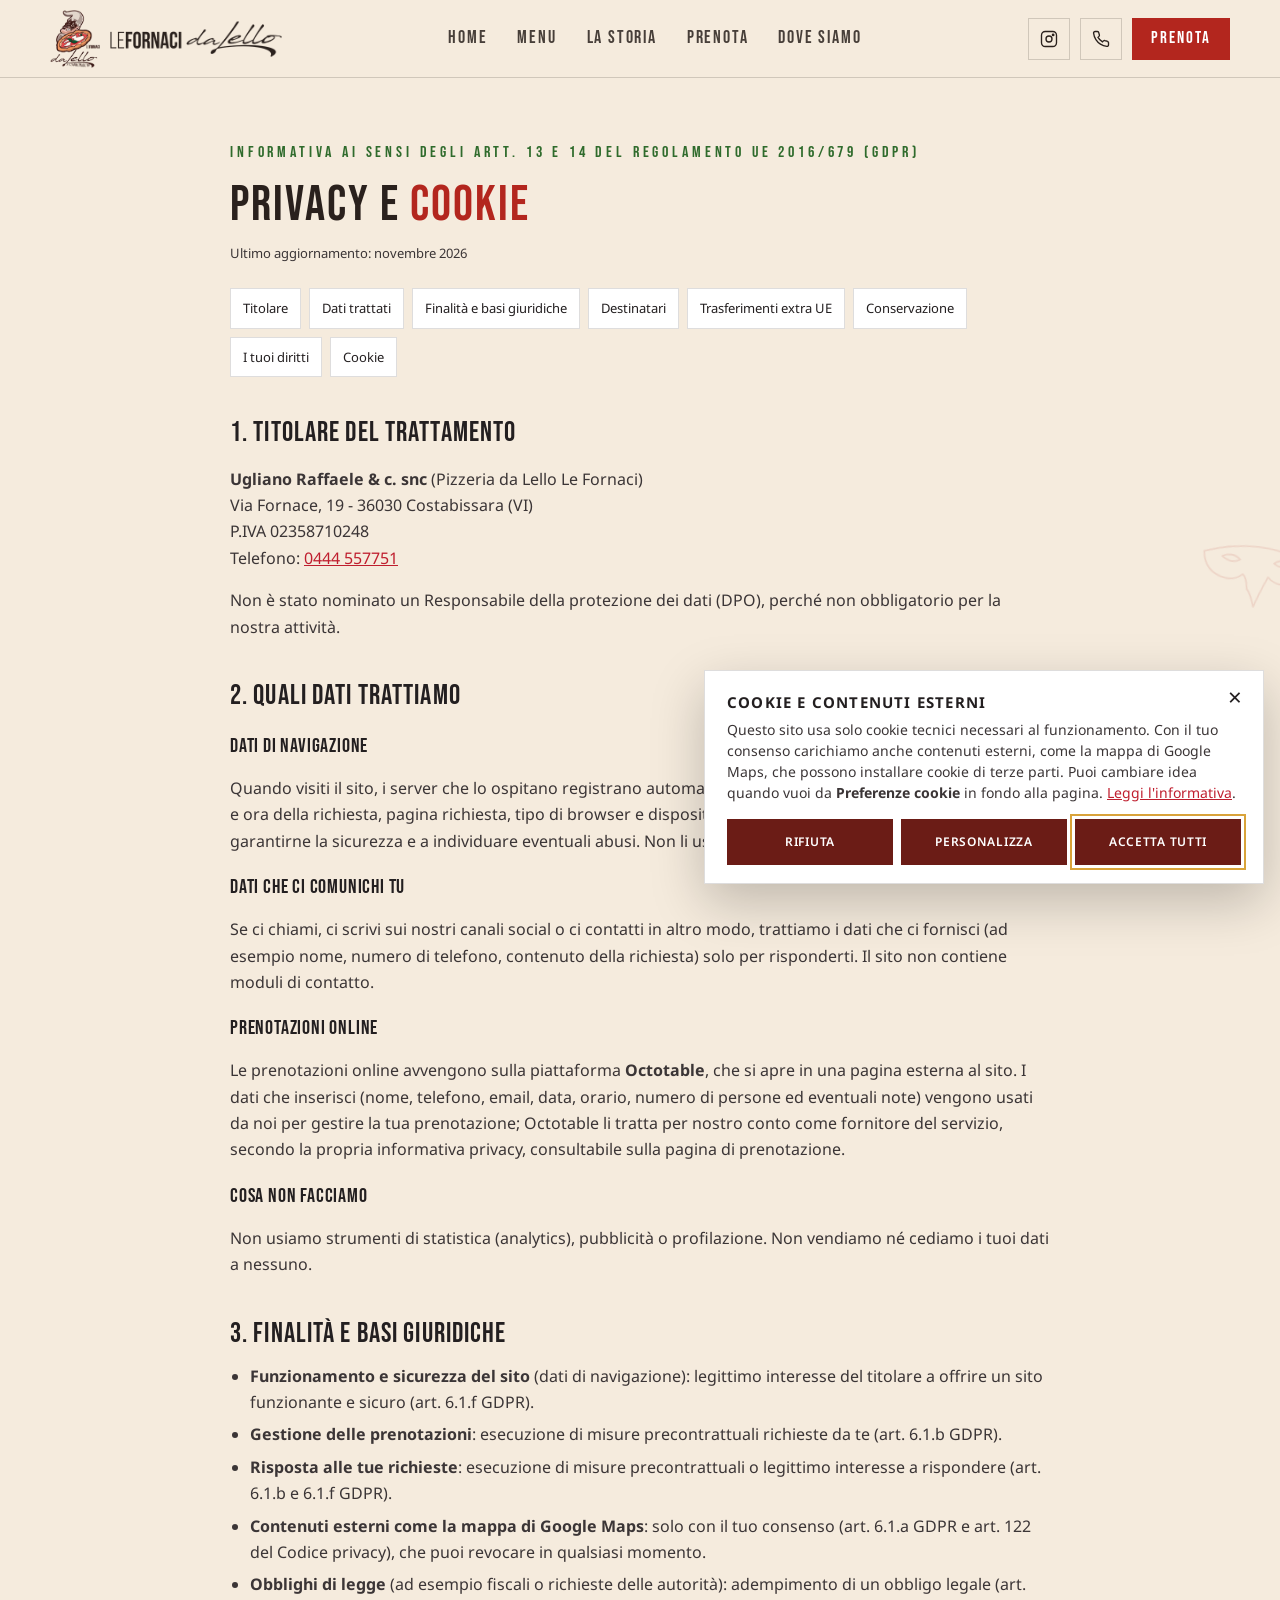
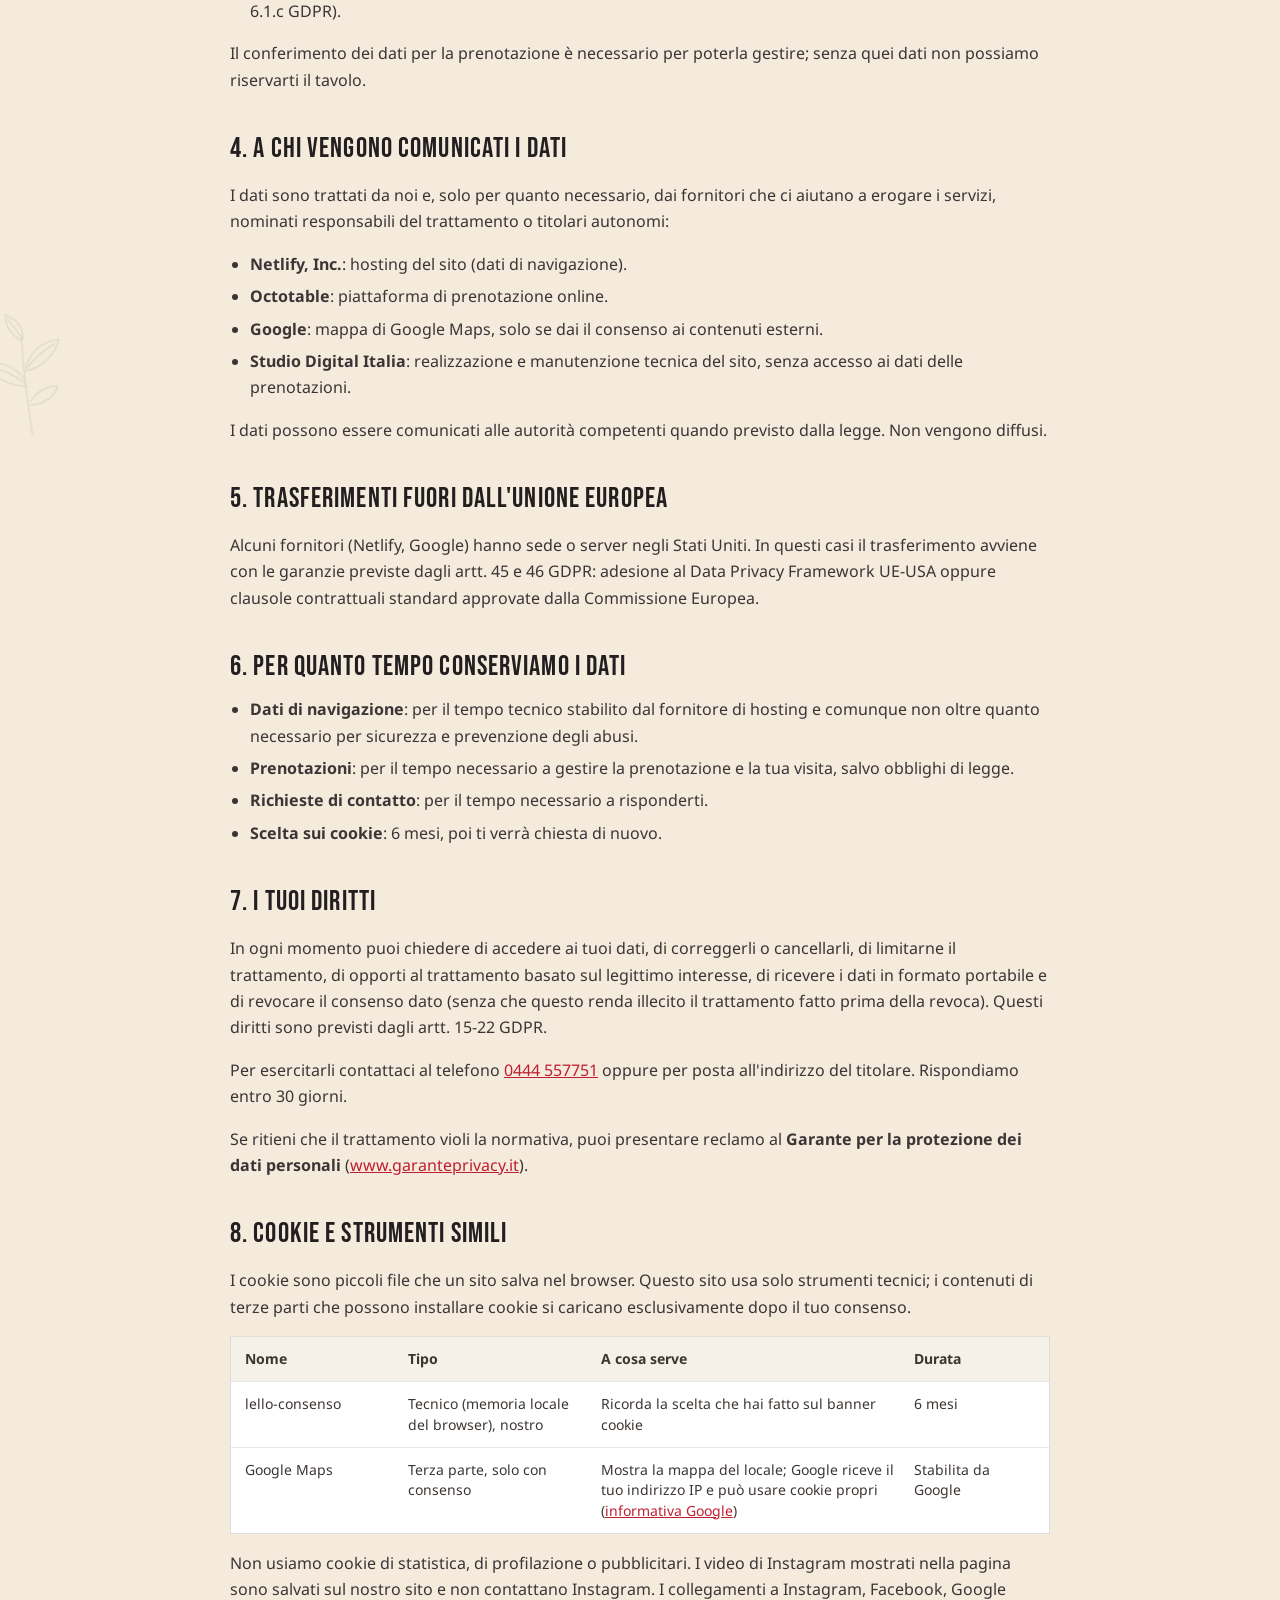
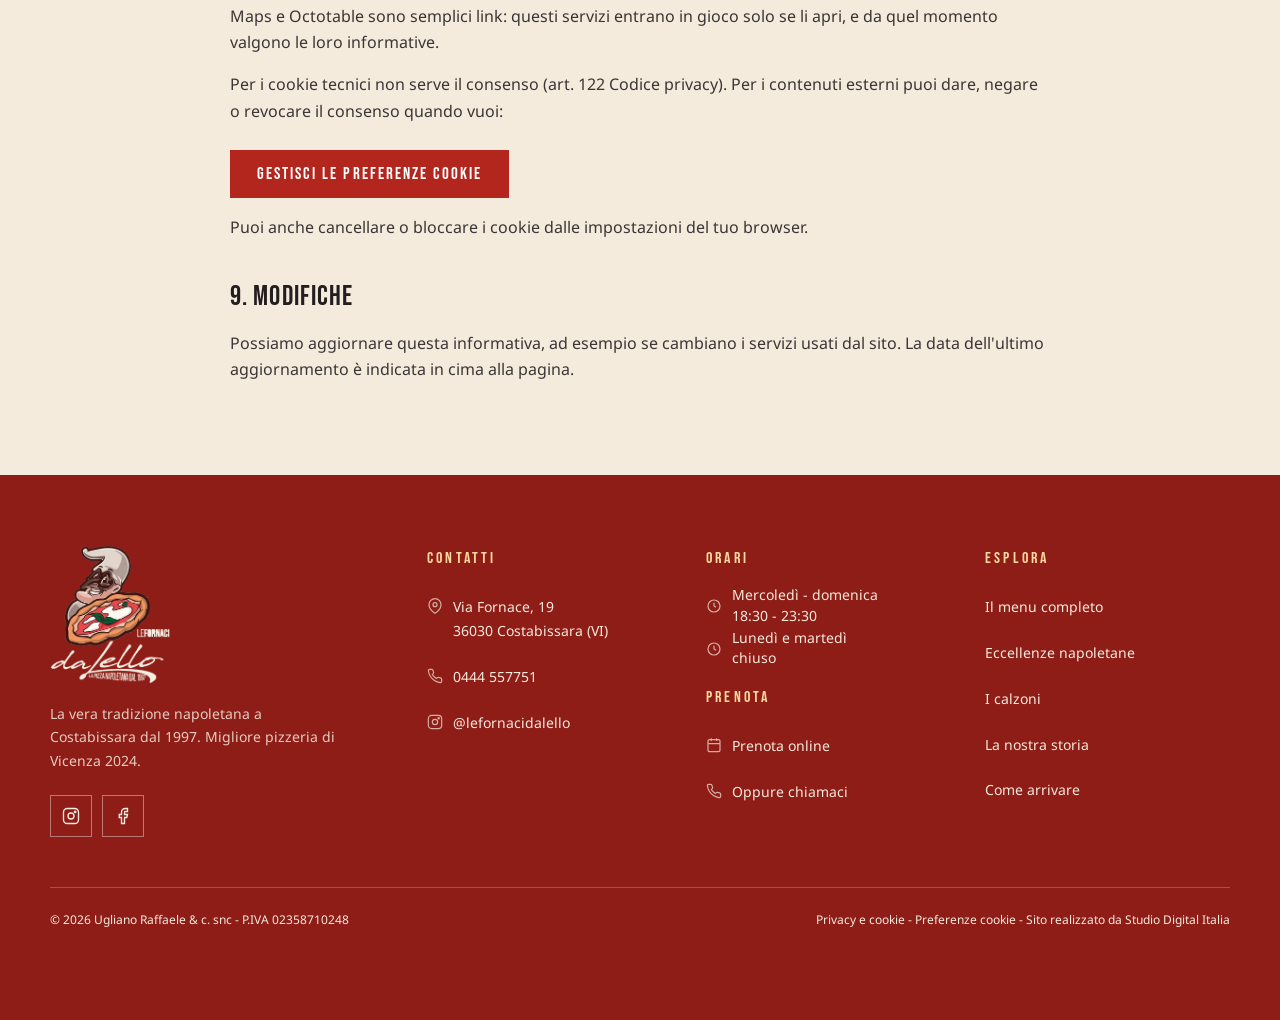
<file: privacy.html>
<!DOCTYPE html>
<html lang="it" data-tema="a">
<head>
<meta charset="utf-8">
<meta name="viewport" content="width=device-width, initial-scale=1, viewport-fit=cover">
<!-- Caricamento con il logo (04/11/2026): a ogni apertura di pagina, minimo 1,5 s (intanto si caricano le foto), massimo 3 s -->
<script>document.documentElement.classList.add('sp-on')</script>
<style>.sp{display:none}html.sp-on .sp{display:flex;position:fixed;inset:0;z-index:9999;flex-direction:column;align-items:center;justify-content:center;gap:26px;background:#F5EBDD;animation:spAuto .45s ease 3.3s forwards}html.sp-on .sp img{width:min(210px,50vw);height:auto;animation:spIn .7s cubic-bezier(.2,.8,.2,1) both}html.sp-on .sp i{position:relative;display:block;width:120px;height:3px;overflow:hidden;background:rgba(191,30,46,.15)}html.sp-on .sp i:after{content:"";position:absolute;inset:0;background:#BF1E2E;transform-origin:left;animation:spBar 1.5s ease-out both}html.sp-on .sp.out{opacity:0;visibility:hidden;transition:opacity .45s ease,visibility 0s .45s}@keyframes spIn{from{opacity:0;transform:scale(.92) translateY(8px)}to{opacity:1;transform:none}}@keyframes spBar{from{transform:scaleX(0)}to{transform:scaleX(1)}}@keyframes spAuto{to{opacity:0;visibility:hidden}}@media (prefers-reduced-motion:reduce){html.sp-on .sp img,html.sp-on .sp i:after{animation:none}}</style>
<link rel="preload" href="assets/img/logo-lello-a-sm.webp" as="image" type="image/webp">
<title>Privacy e cookie | Pizzeria da Lello Le Fornaci, Costabissara</title>
<meta name="description" content="Informativa privacy e cookie del sito della Pizzeria da Lello Le Fornaci di Costabissara (VI): quali dati trattiamo, perché, per quanto tempo e come esercitare i tuoi diritti.">
<meta name="robots" content="noindex, follow">
<link rel="canonical" href="https://www.pizzeriadalello.it/privacy.html">
<meta name="theme-color" content="#F5EBDD">
<link rel="icon" href="favicon.ico" sizes="any">
<link rel="icon" type="image/png" href="assets/img/icon-192.png">
<link rel="apple-touch-icon" href="apple-touch-icon.png">

<link rel="stylesheet" href="assets/fonts/google-fonts.css">
<link rel="preload" href="assets/fonts/bebas-neue-latin-400-normal.woff2" as="font" type="font/woff2" crossorigin>
<link rel="preload" href="assets/fonts/noto-sans-latin-400-normal.woff2" as="font" type="font/woff2" crossorigin>
<link rel="stylesheet" href="assets/css/style.css?v=20261105">
<link rel="stylesheet" href="assets/css/tema.css?v=20261108">
</head>
<body data-page="privacy">
<div class="sp" aria-hidden="true"><img src="assets/img/logo-lello-a-sm.webp" srcset="assets/img/logo-lello-a-sm.webp 254w, assets/img/logo-lello-a.webp 508w" sizes="210px" alt="" width="254" height="293"><i></i></div>
<div id="site-header"></div>
<main id="main" class="sec legal wm wm-r" style="padding-top:calc(var(--hdr) + 60px)">
  <div class="wrap" style="max-width:820px">
    <span class="eyebrow">Informativa ai sensi degli artt. 13 e 14 del Regolamento UE 2016/679 (GDPR)</span>
    <h1 class="h2">Privacy e <em>cookie</em></h1>
    <p class="legal-upd">Ultimo aggiornamento: novembre 2026</p>

    <nav class="legal-toc" aria-label="Indice">
      <a href="#titolare">Titolare</a><a href="#dati">Dati trattati</a><a href="#finalita">Finalità e basi giuridiche</a><a href="#destinatari">Destinatari</a><a href="#estero">Trasferimenti extra UE</a><a href="#conservazione">Conservazione</a><a href="#diritti">I tuoi diritti</a><a href="#cookie">Cookie</a>
    </nav>

    <h2 id="titolare">1. Titolare del trattamento</h2>
    <p><strong>Ugliano Raffaele &amp; c. snc</strong> (Pizzeria da Lello Le Fornaci)<br>
    Via Fornace, 19 - 36030 Costabissara (VI)<br>
    P.IVA 02358710248<br>
    Telefono: <a href="tel:+390444557751">0444 557751</a></p>
    <p>Non è stato nominato un Responsabile della protezione dei dati (DPO), perché non obbligatorio per la nostra attività.</p>

    <h2 id="dati">2. Quali dati trattiamo</h2>
    <h3>Dati di navigazione</h3>
    <p>Quando visiti il sito, i server che lo ospitano registrano automaticamente alcuni dati tecnici (indirizzo IP, data e ora della richiesta, pagina richiesta, tipo di browser e dispositivo). Servono solo a far funzionare il sito, a garantirne la sicurezza e a individuare eventuali abusi. Non li usiamo per identificarti né per profilarti.</p>
    <h3>Dati che ci comunichi tu</h3>
    <p>Se ci chiami, ci scrivi sui nostri canali social o ci contatti in altro modo, trattiamo i dati che ci fornisci (ad esempio nome, numero di telefono, contenuto della richiesta) solo per risponderti. Il sito non contiene moduli di contatto.</p>
    <h3>Prenotazioni online</h3>
    <p>Le prenotazioni online avvengono sulla piattaforma <strong>Octotable</strong>, che si apre in una pagina esterna al sito. I dati che inserisci (nome, telefono, email, data, orario, numero di persone ed eventuali note) vengono usati da noi per gestire la tua prenotazione; Octotable li tratta per nostro conto come fornitore del servizio, secondo la propria informativa privacy, consultabile sulla pagina di prenotazione.</p>
    <h3>Cosa non facciamo</h3>
    <p>Non usiamo strumenti di statistica (analytics), pubblicità o profilazione. Non vendiamo né cediamo i tuoi dati a nessuno.</p>

    <h2 id="finalita">3. Finalità e basi giuridiche</h2>
    <ul>
      <li><strong>Funzionamento e sicurezza del sito</strong> (dati di navigazione): legittimo interesse del titolare a offrire un sito funzionante e sicuro (art. 6.1.f GDPR).</li>
      <li><strong>Gestione delle prenotazioni</strong>: esecuzione di misure precontrattuali richieste da te (art. 6.1.b GDPR).</li>
      <li><strong>Risposta alle tue richieste</strong>: esecuzione di misure precontrattuali o legittimo interesse a rispondere (art. 6.1.b e 6.1.f GDPR).</li>
      <li><strong>Contenuti esterni come la mappa di Google Maps</strong>: solo con il tuo consenso (art. 6.1.a GDPR e art. 122 del Codice privacy), che puoi revocare in qualsiasi momento.</li>
      <li><strong>Obblighi di legge</strong> (ad esempio fiscali o richieste delle autorità): adempimento di un obbligo legale (art. 6.1.c GDPR).</li>
    </ul>
    <p>Il conferimento dei dati per la prenotazione è necessario per poterla gestire; senza quei dati non possiamo riservarti il tavolo.</p>

    <h2 id="destinatari">4. A chi vengono comunicati i dati</h2>
    <p>I dati sono trattati da noi e, solo per quanto necessario, dai fornitori che ci aiutano a erogare i servizi, nominati responsabili del trattamento o titolari autonomi:</p>
    <ul>
      <li><strong>Netlify, Inc.</strong>: hosting del sito (dati di navigazione).</li>
      <li><strong>Octotable</strong>: piattaforma di prenotazione online.</li>
      <li><strong>Google</strong>: mappa di Google Maps, solo se dai il consenso ai contenuti esterni.</li>
      <li><strong>Studio Digital Italia</strong>: realizzazione e manutenzione tecnica del sito, senza accesso ai dati delle prenotazioni.</li>
    </ul>
    <p>I dati possono essere comunicati alle autorità competenti quando previsto dalla legge. Non vengono diffusi.</p>

    <h2 id="estero">5. Trasferimenti fuori dall'Unione Europea</h2>
    <p>Alcuni fornitori (Netlify, Google) hanno sede o server negli Stati Uniti. In questi casi il trasferimento avviene con le garanzie previste dagli artt. 45 e 46 GDPR: adesione al Data Privacy Framework UE-USA oppure clausole contrattuali standard approvate dalla Commissione Europea.</p>

    <h2 id="conservazione">6. Per quanto tempo conserviamo i dati</h2>
    <ul>
      <li><strong>Dati di navigazione</strong>: per il tempo tecnico stabilito dal fornitore di hosting e comunque non oltre quanto necessario per sicurezza e prevenzione degli abusi.</li>
      <li><strong>Prenotazioni</strong>: per il tempo necessario a gestire la prenotazione e la tua visita, salvo obblighi di legge.</li>
      <li><strong>Richieste di contatto</strong>: per il tempo necessario a risponderti.</li>
      <li><strong>Scelta sui cookie</strong>: 6 mesi, poi ti verrà chiesta di nuovo.</li>
    </ul>

    <h2 id="diritti">7. I tuoi diritti</h2>
    <p>In ogni momento puoi chiedere di accedere ai tuoi dati, di correggerli o cancellarli, di limitarne il trattamento, di opporti al trattamento basato sul legittimo interesse, di ricevere i dati in formato portabile e di revocare il consenso dato (senza che questo renda illecito il trattamento fatto prima della revoca). Questi diritti sono previsti dagli artt. 15-22 GDPR.</p>
    <p>Per esercitarli contattaci al telefono <a href="tel:+390444557751">0444 557751</a> oppure per posta all'indirizzo del titolare. Rispondiamo entro 30 giorni.</p>
    <p>Se ritieni che il trattamento violi la normativa, puoi presentare reclamo al <strong>Garante per la protezione dei dati personali</strong> (<a href="https://www.garanteprivacy.it" target="_blank" rel="noopener">www.garanteprivacy.it</a>).</p>

    <h2 id="cookie">8. Cookie e strumenti simili</h2>
    <p>I cookie sono piccoli file che un sito salva nel browser. Questo sito usa solo strumenti tecnici; i contenuti di terze parti che possono installare cookie si caricano esclusivamente dopo il tuo consenso.</p>
    <div class="legal-table" role="table" aria-label="Elenco cookie e strumenti">
      <div class="lt-row lt-head" role="row"><span role="columnheader">Nome</span><span role="columnheader">Tipo</span><span role="columnheader">A cosa serve</span><span role="columnheader">Durata</span></div>
      <div class="lt-row" role="row"><span role="cell">lello-consenso</span><span role="cell">Tecnico (memoria locale del browser), nostro</span><span role="cell">Ricorda la scelta che hai fatto sul banner cookie</span><span role="cell">6 mesi</span></div>
      <div class="lt-row" role="row"><span role="cell">Google Maps</span><span role="cell">Terza parte, solo con consenso</span><span role="cell">Mostra la mappa del locale; Google riceve il tuo indirizzo IP e può usare cookie propri (<a href="https://policies.google.com/privacy?hl=it" target="_blank" rel="noopener">informativa Google</a>)</span><span role="cell">Stabilita da Google</span></div>
    </div>
    <p>Non usiamo cookie di statistica, di profilazione o pubblicitari. I video di Instagram mostrati nella pagina sono salvati sul nostro sito e non contattano Instagram. I collegamenti a Instagram, Facebook, Google Maps e Octotable sono semplici link: questi servizi entrano in gioco solo se li apri, e da quel momento valgono le loro informative.</p>
    <p>Per i cookie tecnici non serve il consenso (art. 122 Codice privacy). Per i contenuti esterni puoi dare, negare o revocare il consenso quando vuoi:</p>
    <p><button class="btn btn-red" type="button" data-cookie-prefs>Gestisci le preferenze cookie</button></p>
    <p>Puoi anche cancellare o bloccare i cookie dalle impostazioni del tuo browser.</p>

    <h2>9. Modifiche</h2>
    <p>Possiamo aggiornare questa informativa, ad esempio se cambiano i servizi usati dal sito. La data dell'ultimo aggiornamento è indicata in cima alla pagina.</p>
  </div>
</main>
<div id="site-footer"></div>
<script src="assets/js/main.js?v=20261108"></script>
<script src="assets/js/tema.js?v=20261108"></script>
<script src="assets/js/consenso.js?v=20261105"></script>
</body>
</html>
</file>
<file: assets/fonts/google-fonts.css>
/* Google Fonts in locale (Montserrat, Yellowtail) - generato da porta_in_locale.py */
/* cyrillic-ext */
@font-face {
  font-family: 'Montserrat';
  font-style: italic;
  font-weight: 300;
  font-display: swap;
  src: url(gf/montserrat_v31_JTUFjIg1_i6t8kCHKm459Wx7xQYXK0vOoz6jq_p9WXV0poK5.woff2) format('woff2');
  unicode-range: U+0460-052F, U+1C80-1C8A, U+20B4, U+2DE0-2DFF, U+A640-A69F, U+FE2E-FE2F;
}
/* cyrillic */
@font-face {
  font-family: 'Montserrat';
  font-style: italic;
  font-weight: 300;
  font-display: swap;
  src: url(gf/montserrat_v31_JTUFjIg1_i6t8kCHKm459Wx7xQYXK0vOoz6jq_p9WXx0poK5.woff2) format('woff2');
  unicode-range: U+0301, U+0400-045F, U+0490-0491, U+04B0-04B1, U+2116;
}
/* vietnamese */
@font-face {
  font-family: 'Montserrat';
  font-style: italic;
  font-weight: 300;
  font-display: swap;
  src: url(gf/montserrat_v31_JTUFjIg1_i6t8kCHKm459Wx7xQYXK0vOoz6jq_p9WXd0poK5.woff2) format('woff2');
  unicode-range: U+0102-0103, U+0110-0111, U+0128-0129, U+0168-0169, U+01A0-01A1, U+01AF-01B0, U+0300-0301, U+0303-0304, U+0308-0309, U+0323, U+0329, U+1EA0-1EF9, U+20AB;
}
/* latin-ext */
@font-face {
  font-family: 'Montserrat';
  font-style: italic;
  font-weight: 300;
  font-display: swap;
  src: url(gf/montserrat_v31_JTUFjIg1_i6t8kCHKm459Wx7xQYXK0vOoz6jq_p9WXZ0poK5.woff2) format('woff2');
  unicode-range: U+0100-02BA, U+02BD-02C5, U+02C7-02CC, U+02CE-02D7, U+02DD-02FF, U+0304, U+0308, U+0329, U+1D00-1DBF, U+1E00-1E9F, U+1EF2-1EFF, U+2020, U+20A0-20AB, U+20AD-20C4, U+2113, U+2C60-2C7F, U+A720-A7FF;
}
/* latin */
@font-face {
  font-family: 'Montserrat';
  font-style: italic;
  font-weight: 300;
  font-display: swap;
  src: url(gf/montserrat_v31_JTUFjIg1_i6t8kCHKm459Wx7xQYXK0vOoz6jq_p9WXh0pg.woff2) format('woff2');
  unicode-range: U+0000-00FF, U+0131, U+0152-0153, U+02BB-02BC, U+02C6, U+02DA, U+02DC, U+0304, U+0308, U+0329, U+2000-206F, U+20AC, U+2122, U+2191, U+2193, U+2212, U+2215, U+FEFF, U+FFFD;
}
/* cyrillic-ext */
@font-face {
  font-family: 'Montserrat';
  font-style: normal;
  font-weight: 300;
  font-display: swap;
  src: url(gf/montserrat_v31_JTUSjIg1_i6t8kCHKm459WRhyzbi.woff2) format('woff2');
  unicode-range: U+0460-052F, U+1C80-1C8A, U+20B4, U+2DE0-2DFF, U+A640-A69F, U+FE2E-FE2F;
}
/* cyrillic */
@font-face {
  font-family: 'Montserrat';
  font-style: normal;
  font-weight: 300;
  font-display: swap;
  src: url(gf/montserrat_v31_JTUSjIg1_i6t8kCHKm459W1hyzbi.woff2) format('woff2');
  unicode-range: U+0301, U+0400-045F, U+0490-0491, U+04B0-04B1, U+2116;
}
/* vietnamese */
@font-face {
  font-family: 'Montserrat';
  font-style: normal;
  font-weight: 300;
  font-display: swap;
  src: url(gf/montserrat_v31_JTUSjIg1_i6t8kCHKm459WZhyzbi.woff2) format('woff2');
  unicode-range: U+0102-0103, U+0110-0111, U+0128-0129, U+0168-0169, U+01A0-01A1, U+01AF-01B0, U+0300-0301, U+0303-0304, U+0308-0309, U+0323, U+0329, U+1EA0-1EF9, U+20AB;
}
/* latin-ext */
@font-face {
  font-family: 'Montserrat';
  font-style: normal;
  font-weight: 300;
  font-display: swap;
  src: url(gf/montserrat_v31_JTUSjIg1_i6t8kCHKm459Wdhyzbi.woff2) format('woff2');
  unicode-range: U+0100-02BA, U+02BD-02C5, U+02C7-02CC, U+02CE-02D7, U+02DD-02FF, U+0304, U+0308, U+0329, U+1D00-1DBF, U+1E00-1E9F, U+1EF2-1EFF, U+2020, U+20A0-20AB, U+20AD-20C4, U+2113, U+2C60-2C7F, U+A720-A7FF;
}
/* latin */
@font-face {
  font-family: 'Montserrat';
  font-style: normal;
  font-weight: 300;
  font-display: swap;
  src: url(gf/montserrat_v31_JTUSjIg1_i6t8kCHKm459Wlhyw.woff2) format('woff2');
  unicode-range: U+0000-00FF, U+0131, U+0152-0153, U+02BB-02BC, U+02C6, U+02DA, U+02DC, U+0304, U+0308, U+0329, U+2000-206F, U+20AC, U+2122, U+2191, U+2193, U+2212, U+2215, U+FEFF, U+FFFD;
}
/* cyrillic-ext */
@font-face {
  font-family: 'Montserrat';
  font-style: normal;
  font-weight: 400;
  font-display: swap;
  src: url(gf/montserrat_v31_JTUSjIg1_i6t8kCHKm459WRhyzbi.woff2) format('woff2');
  unicode-range: U+0460-052F, U+1C80-1C8A, U+20B4, U+2DE0-2DFF, U+A640-A69F, U+FE2E-FE2F;
}
/* cyrillic */
@font-face {
  font-family: 'Montserrat';
  font-style: normal;
  font-weight: 400;
  font-display: swap;
  src: url(gf/montserrat_v31_JTUSjIg1_i6t8kCHKm459W1hyzbi.woff2) format('woff2');
  unicode-range: U+0301, U+0400-045F, U+0490-0491, U+04B0-04B1, U+2116;
}
/* vietnamese */
@font-face {
  font-family: 'Montserrat';
  font-style: normal;
  font-weight: 400;
  font-display: swap;
  src: url(gf/montserrat_v31_JTUSjIg1_i6t8kCHKm459WZhyzbi.woff2) format('woff2');
  unicode-range: U+0102-0103, U+0110-0111, U+0128-0129, U+0168-0169, U+01A0-01A1, U+01AF-01B0, U+0300-0301, U+0303-0304, U+0308-0309, U+0323, U+0329, U+1EA0-1EF9, U+20AB;
}
/* latin-ext */
@font-face {
  font-family: 'Montserrat';
  font-style: normal;
  font-weight: 400;
  font-display: swap;
  src: url(gf/montserrat_v31_JTUSjIg1_i6t8kCHKm459Wdhyzbi.woff2) format('woff2');
  unicode-range: U+0100-02BA, U+02BD-02C5, U+02C7-02CC, U+02CE-02D7, U+02DD-02FF, U+0304, U+0308, U+0329, U+1D00-1DBF, U+1E00-1E9F, U+1EF2-1EFF, U+2020, U+20A0-20AB, U+20AD-20C4, U+2113, U+2C60-2C7F, U+A720-A7FF;
}
/* latin */
@font-face {
  font-family: 'Montserrat';
  font-style: normal;
  font-weight: 400;
  font-display: swap;
  src: url(gf/montserrat_v31_JTUSjIg1_i6t8kCHKm459Wlhyw.woff2) format('woff2');
  unicode-range: U+0000-00FF, U+0131, U+0152-0153, U+02BB-02BC, U+02C6, U+02DA, U+02DC, U+0304, U+0308, U+0329, U+2000-206F, U+20AC, U+2122, U+2191, U+2193, U+2212, U+2215, U+FEFF, U+FFFD;
}
/* cyrillic-ext */
@font-face {
  font-family: 'Montserrat';
  font-style: normal;
  font-weight: 500;
  font-display: swap;
  src: url(gf/montserrat_v31_JTUSjIg1_i6t8kCHKm459WRhyzbi.woff2) format('woff2');
  unicode-range: U+0460-052F, U+1C80-1C8A, U+20B4, U+2DE0-2DFF, U+A640-A69F, U+FE2E-FE2F;
}
/* cyrillic */
@font-face {
  font-family: 'Montserrat';
  font-style: normal;
  font-weight: 500;
  font-display: swap;
  src: url(gf/montserrat_v31_JTUSjIg1_i6t8kCHKm459W1hyzbi.woff2) format('woff2');
  unicode-range: U+0301, U+0400-045F, U+0490-0491, U+04B0-04B1, U+2116;
}
/* vietnamese */
@font-face {
  font-family: 'Montserrat';
  font-style: normal;
  font-weight: 500;
  font-display: swap;
  src: url(gf/montserrat_v31_JTUSjIg1_i6t8kCHKm459WZhyzbi.woff2) format('woff2');
  unicode-range: U+0102-0103, U+0110-0111, U+0128-0129, U+0168-0169, U+01A0-01A1, U+01AF-01B0, U+0300-0301, U+0303-0304, U+0308-0309, U+0323, U+0329, U+1EA0-1EF9, U+20AB;
}
/* latin-ext */
@font-face {
  font-family: 'Montserrat';
  font-style: normal;
  font-weight: 500;
  font-display: swap;
  src: url(gf/montserrat_v31_JTUSjIg1_i6t8kCHKm459Wdhyzbi.woff2) format('woff2');
  unicode-range: U+0100-02BA, U+02BD-02C5, U+02C7-02CC, U+02CE-02D7, U+02DD-02FF, U+0304, U+0308, U+0329, U+1D00-1DBF, U+1E00-1E9F, U+1EF2-1EFF, U+2020, U+20A0-20AB, U+20AD-20C4, U+2113, U+2C60-2C7F, U+A720-A7FF;
}
/* latin */
@font-face {
  font-family: 'Montserrat';
  font-style: normal;
  font-weight: 500;
  font-display: swap;
  src: url(gf/montserrat_v31_JTUSjIg1_i6t8kCHKm459Wlhyw.woff2) format('woff2');
  unicode-range: U+0000-00FF, U+0131, U+0152-0153, U+02BB-02BC, U+02C6, U+02DA, U+02DC, U+0304, U+0308, U+0329, U+2000-206F, U+20AC, U+2122, U+2191, U+2193, U+2212, U+2215, U+FEFF, U+FFFD;
}
/* cyrillic-ext */
@font-face {
  font-family: 'Montserrat';
  font-style: normal;
  font-weight: 600;
  font-display: swap;
  src: url(gf/montserrat_v31_JTUSjIg1_i6t8kCHKm459WRhyzbi.woff2) format('woff2');
  unicode-range: U+0460-052F, U+1C80-1C8A, U+20B4, U+2DE0-2DFF, U+A640-A69F, U+FE2E-FE2F;
}
/* cyrillic */
@font-face {
  font-family: 'Montserrat';
  font-style: normal;
  font-weight: 600;
  font-display: swap;
  src: url(gf/montserrat_v31_JTUSjIg1_i6t8kCHKm459W1hyzbi.woff2) format('woff2');
  unicode-range: U+0301, U+0400-045F, U+0490-0491, U+04B0-04B1, U+2116;
}
/* vietnamese */
@font-face {
  font-family: 'Montserrat';
  font-style: normal;
  font-weight: 600;
  font-display: swap;
  src: url(gf/montserrat_v31_JTUSjIg1_i6t8kCHKm459WZhyzbi.woff2) format('woff2');
  unicode-range: U+0102-0103, U+0110-0111, U+0128-0129, U+0168-0169, U+01A0-01A1, U+01AF-01B0, U+0300-0301, U+0303-0304, U+0308-0309, U+0323, U+0329, U+1EA0-1EF9, U+20AB;
}
/* latin-ext */
@font-face {
  font-family: 'Montserrat';
  font-style: normal;
  font-weight: 600;
  font-display: swap;
  src: url(gf/montserrat_v31_JTUSjIg1_i6t8kCHKm459Wdhyzbi.woff2) format('woff2');
  unicode-range: U+0100-02BA, U+02BD-02C5, U+02C7-02CC, U+02CE-02D7, U+02DD-02FF, U+0304, U+0308, U+0329, U+1D00-1DBF, U+1E00-1E9F, U+1EF2-1EFF, U+2020, U+20A0-20AB, U+20AD-20C4, U+2113, U+2C60-2C7F, U+A720-A7FF;
}
/* latin */
@font-face {
  font-family: 'Montserrat';
  font-style: normal;
  font-weight: 600;
  font-display: swap;
  src: url(gf/montserrat_v31_JTUSjIg1_i6t8kCHKm459Wlhyw.woff2) format('woff2');
  unicode-range: U+0000-00FF, U+0131, U+0152-0153, U+02BB-02BC, U+02C6, U+02DA, U+02DC, U+0304, U+0308, U+0329, U+2000-206F, U+20AC, U+2122, U+2191, U+2193, U+2212, U+2215, U+FEFF, U+FFFD;
}
/* cyrillic-ext */
@font-face {
  font-family: 'Montserrat';
  font-style: normal;
  font-weight: 700;
  font-display: swap;
  src: url(gf/montserrat_v31_JTUSjIg1_i6t8kCHKm459WRhyzbi.woff2) format('woff2');
  unicode-range: U+0460-052F, U+1C80-1C8A, U+20B4, U+2DE0-2DFF, U+A640-A69F, U+FE2E-FE2F;
}
/* cyrillic */
@font-face {
  font-family: 'Montserrat';
  font-style: normal;
  font-weight: 700;
  font-display: swap;
  src: url(gf/montserrat_v31_JTUSjIg1_i6t8kCHKm459W1hyzbi.woff2) format('woff2');
  unicode-range: U+0301, U+0400-045F, U+0490-0491, U+04B0-04B1, U+2116;
}
/* vietnamese */
@font-face {
  font-family: 'Montserrat';
  font-style: normal;
  font-weight: 700;
  font-display: swap;
  src: url(gf/montserrat_v31_JTUSjIg1_i6t8kCHKm459WZhyzbi.woff2) format('woff2');
  unicode-range: U+0102-0103, U+0110-0111, U+0128-0129, U+0168-0169, U+01A0-01A1, U+01AF-01B0, U+0300-0301, U+0303-0304, U+0308-0309, U+0323, U+0329, U+1EA0-1EF9, U+20AB;
}
/* latin-ext */
@font-face {
  font-family: 'Montserrat';
  font-style: normal;
  font-weight: 700;
  font-display: swap;
  src: url(gf/montserrat_v31_JTUSjIg1_i6t8kCHKm459Wdhyzbi.woff2) format('woff2');
  unicode-range: U+0100-02BA, U+02BD-02C5, U+02C7-02CC, U+02CE-02D7, U+02DD-02FF, U+0304, U+0308, U+0329, U+1D00-1DBF, U+1E00-1E9F, U+1EF2-1EFF, U+2020, U+20A0-20AB, U+20AD-20C4, U+2113, U+2C60-2C7F, U+A720-A7FF;
}
/* latin */
@font-face {
  font-family: 'Montserrat';
  font-style: normal;
  font-weight: 700;
  font-display: swap;
  src: url(gf/montserrat_v31_JTUSjIg1_i6t8kCHKm459Wlhyw.woff2) format('woff2');
  unicode-range: U+0000-00FF, U+0131, U+0152-0153, U+02BB-02BC, U+02C6, U+02DA, U+02DC, U+0304, U+0308, U+0329, U+2000-206F, U+20AC, U+2122, U+2191, U+2193, U+2212, U+2215, U+FEFF, U+FFFD;
}
/* cyrillic-ext */
@font-face {
  font-family: 'Montserrat';
  font-style: normal;
  font-weight: 800;
  font-display: swap;
  src: url(gf/montserrat_v31_JTUSjIg1_i6t8kCHKm459WRhyzbi.woff2) format('woff2');
  unicode-range: U+0460-052F, U+1C80-1C8A, U+20B4, U+2DE0-2DFF, U+A640-A69F, U+FE2E-FE2F;
}
/* cyrillic */
@font-face {
  font-family: 'Montserrat';
  font-style: normal;
  font-weight: 800;
  font-display: swap;
  src: url(gf/montserrat_v31_JTUSjIg1_i6t8kCHKm459W1hyzbi.woff2) format('woff2');
  unicode-range: U+0301, U+0400-045F, U+0490-0491, U+04B0-04B1, U+2116;
}
/* vietnamese */
@font-face {
  font-family: 'Montserrat';
  font-style: normal;
  font-weight: 800;
  font-display: swap;
  src: url(gf/montserrat_v31_JTUSjIg1_i6t8kCHKm459WZhyzbi.woff2) format('woff2');
  unicode-range: U+0102-0103, U+0110-0111, U+0128-0129, U+0168-0169, U+01A0-01A1, U+01AF-01B0, U+0300-0301, U+0303-0304, U+0308-0309, U+0323, U+0329, U+1EA0-1EF9, U+20AB;
}
/* latin-ext */
@font-face {
  font-family: 'Montserrat';
  font-style: normal;
  font-weight: 800;
  font-display: swap;
  src: url(gf/montserrat_v31_JTUSjIg1_i6t8kCHKm459Wdhyzbi.woff2) format('woff2');
  unicode-range: U+0100-02BA, U+02BD-02C5, U+02C7-02CC, U+02CE-02D7, U+02DD-02FF, U+0304, U+0308, U+0329, U+1D00-1DBF, U+1E00-1E9F, U+1EF2-1EFF, U+2020, U+20A0-20AB, U+20AD-20C4, U+2113, U+2C60-2C7F, U+A720-A7FF;
}
/* latin */
@font-face {
  font-family: 'Montserrat';
  font-style: normal;
  font-weight: 800;
  font-display: swap;
  src: url(gf/montserrat_v31_JTUSjIg1_i6t8kCHKm459Wlhyw.woff2) format('woff2');
  unicode-range: U+0000-00FF, U+0131, U+0152-0153, U+02BB-02BC, U+02C6, U+02DA, U+02DC, U+0304, U+0308, U+0329, U+2000-206F, U+20AC, U+2122, U+2191, U+2193, U+2212, U+2215, U+FEFF, U+FFFD;
}
/* latin-ext */
@font-face {
  font-family: 'Yellowtail';
  font-style: normal;
  font-weight: 400;
  font-display: swap;
  src: url(gf/yellowtail_v25_OZpGg_pnoDtINPfRIlLohlXHwXD-.woff2) format('woff2');
  unicode-range: U+0100-02BA, U+02BD-02C5, U+02C7-02CC, U+02CE-02D7, U+02DD-02FF, U+0304, U+0308, U+0329, U+1D00-1DBF, U+1E00-1E9F, U+1EF2-1EFF, U+2020, U+20A0-20AB, U+20AD-20C4, U+2113, U+2C60-2C7F, U+A720-A7FF;
}
/* latin */
@font-face {
  font-family: 'Yellowtail';
  font-style: normal;
  font-weight: 400;
  font-display: swap;
  src: url(gf/yellowtail_v25_OZpGg_pnoDtINPfRIlLohlvHwQ.woff2) format('woff2');
  unicode-range: U+0000-00FF, U+0131, U+0152-0153, U+02BB-02BC, U+02C6, U+02DA, U+02DC, U+0304, U+0308, U+0329, U+2000-206F, U+20AC, U+2122, U+2191, U+2193, U+2212, U+2215, U+FEFF, U+FFFD;
}
</file>
<file: assets/css/style.css>
/* Pizzeria da Lello Le Fornaci - demo Studio Digital Italia
   Impianto ripreso da chillbarcelona.com (fondo nero, card bordate, bottoni squadrati),
   palette e font dal brand Lello (sito + Instagram). */
:root{
  --nero:#3A2F2B; --nero-2:#473A35; --nero-3:#54453F;
  --crema:#EBE5D5; --crema-2:#F5F0E4; --grigio:#A69F92;
  --rosso:#BF1E2E; --rosso-2:#D8303F; --basilico:#3D8B45; --oro:#E7A33E;
  --line:rgba(235,229,213,.24);
  --ff-t:'Poppins',system-ui,sans-serif; --ff-b:'Montserrat',system-ui,sans-serif; --ff-s:'Yellowtail',cursive;
  --hdr:78px;
}
*,*:before,*:after{box-sizing:border-box}
html{scroll-behavior:smooth;-webkit-text-size-adjust:100%}
body{margin:0;background:var(--nero);color:var(--crema);font:400 16px/1.7 var(--ff-b);overflow-x:hidden;-webkit-tap-highlight-color:transparent;text-rendering:optimizeLegibility}
html,body{overscroll-behavior-x:none}
img{max-width:100%;display:block}
a{color:inherit}
button{font:inherit;color:inherit;background:none;border:0;cursor:pointer}
.wrap{width:min(1180px,100% - 32px);margin-inline:auto}
.skip{position:absolute;left:-999px;top:8px;background:var(--rosso);color:#fff;padding:8px 14px;z-index:999}
.skip:focus{left:8px}
:focus-visible{outline:2px solid var(--oro);outline-offset:3px}

/* ---------- Tipografia ---------- */
h1,h2,h3{font-family:var(--ff-t);font-weight:700;line-height:1.12;margin:0;color:var(--crema-2)}
.h2{font-size:clamp(30px,4.2vw,50px);letter-spacing:-.01em}
.h2 em,h1 em{font:400 1.18em/1 var(--ff-s);color:var(--rosso-2);letter-spacing:0;padding-right:.08em}
.eyebrow{display:inline-block;font:600 12px/1 var(--ff-b);letter-spacing:.22em;text-transform:uppercase;color:var(--oro);margin-bottom:16px}
.lead{max-width:760px;margin-inline:auto;font-size:17px;color:var(--crema)}
.lead p{margin:0 0 16px}

/* ---------- Bottoni (squadrati come Chill) ---------- */
.btn{display:inline-flex;align-items:center;justify-content:center;gap:10px;min-height:48px;padding:12px 26px;border-radius:0;font:600 13px/1 var(--ff-b);letter-spacing:.14em;text-transform:uppercase;text-decoration:none;transition:background .2s,color .2s,border-color .2s,transform .2s;border:1px solid transparent;cursor:pointer}
.btn-red{background:var(--rosso);color:#fff}
.btn-red:hover{background:var(--rosso-2)}
.btn-ghost{border-color:var(--line);color:var(--crema)}
.btn-ghost:hover{border-color:var(--crema)}
.btn-cream{background:var(--crema);color:var(--nero)}
.btn-cream:hover{background:#fff}

/* ---------- Header ---------- */
.hdr{position:fixed;inset:0 0 auto;height:var(--hdr);z-index:60;background:rgba(23,20,21,.94);backdrop-filter:blur(8px);-webkit-backdrop-filter:blur(8px);border-bottom:1px solid rgba(235,229,213,.08)}
.hdr .wrap{height:100%;display:flex;align-items:center;justify-content:space-between;gap:20px}
.hdr-logo{display:flex;align-items:center;min-height:44px}
.hdr-logo img{height:44px;width:auto}
.nav{display:flex;gap:30px}
.nav a{text-decoration:none;font:500 13px/1 var(--ff-b);letter-spacing:.14em;text-transform:uppercase;opacity:.8;padding:8px 0;border-bottom:1px solid transparent}
.nav a:hover,.nav a[aria-current]{opacity:1;border-color:var(--rosso)}
.hdr-cta{display:flex;align-items:center;gap:10px}
.hdr-cta .btn{min-height:42px;padding:10px 18px}
.ico-btn{width:42px;height:42px;display:inline-grid;place-items:center;border:1px solid var(--line);color:var(--crema);text-decoration:none}
.ico-btn svg{width:18px;height:18px}
.burger{display:none;width:42px;height:42px;position:relative}
.burger span{position:absolute;left:10px;right:10px;height:2px;background:var(--crema);transition:.25s}
.burger span:nth-child(1){top:14px}.burger span:nth-child(2){top:20px}.burger span:nth-child(3){top:26px}
.nav-open .burger span:nth-child(1){top:20px;transform:rotate(45deg)}
.nav-open .burger span:nth-child(2){opacity:0}
.nav-open .burger span:nth-child(3){top:20px;transform:rotate(-45deg)}

/* ---------- Sezioni ---------- */
.sec{padding:clamp(72px,10vw,130px) 0;position:relative}
.center{text-align:center}
.dark{background:var(--nero-2)}
.sec .btn{margin-top:10px}

/* ---------- HERO con la ruota delle pizze ---------- */
.hero{min-height:100vh;min-height:100svh;padding:calc(var(--hdr) + 34px) 0 40px;display:flex;flex-direction:column;justify-content:center;position:relative;overflow:hidden;
  background:radial-gradient(ellipse 60% 45% at 50% 62%,rgba(191,30,46,.28),transparent 70%),radial-gradient(ellipse 90% 60% at 50% 110%,rgba(231,163,62,.16),transparent 70%),var(--nero)}
.hero:before{content:"";position:absolute;inset:0;background:url("data:image/svg+xml,%3Csvg xmlns='http://www.w3.org/2000/svg' width='160' height='160'%3E%3Cfilter id='n'%3E%3CfeTurbulence baseFrequency='.9' numOctaves='2'/%3E%3C/filter%3E%3Crect width='160' height='160' filter='url(%23n)' opacity='.05'/%3E%3C/svg%3E");pointer-events:none}
.hero-head{text-align:center;position:relative;z-index:2;transition:opacity .5s,transform .5s}
.hero-head h1{font-size:clamp(36px,5.6vw,72px);letter-spacing:-.02em}
.hero-head p{margin:14px auto 0;max-width:560px;color:var(--grigio);font-size:15px}
.hero-head .hint{display:inline-flex;align-items:center;gap:8px;margin-top:10px;font-size:13px;letter-spacing:.08em;color:var(--crema);opacity:.7}
.hero-head .hint i{width:8px;height:8px;border-radius:50%;background:var(--rosso-2);animation:pulse 1.8s infinite}
@keyframes pulse{0%{box-shadow:0 0 0 0 rgba(216,48,63,.7)}100%{box-shadow:0 0 0 12px rgba(216,48,63,0)}}
.down{position:absolute;left:50%;bottom:10px;transform:translateX(-50%);width:44px;height:44px;padding:5px;color:var(--crema);opacity:.6;z-index:3}
.down svg{width:100%;height:100%;fill:none;stroke:currentColor;stroke-width:1.5}
.is-open ~ .down,.wheel.is-open ~ .down{opacity:0}

/* ---------- Ruota ---------- */
.wheel{position:static;z-index:2;margin-top:18px}
.wh-rail{z-index:2}
.wh-rail{position:relative;transition:opacity .45s,transform .6s cubic-bezier(.2,.8,.2,1)}
.wh-track{display:flex;gap:clamp(8px,2vw,28px);overflow-x:auto;scroll-snap-type:x mandatory;scrollbar-width:none;padding:26px calc(50% - 130px) 12px;cursor:grab;user-select:none;-webkit-user-select:none}
.wh-track::-webkit-scrollbar{display:none}
.wh-track.grab{cursor:grabbing;scroll-snap-type:none}
.pz{--f:0;flex:0 0 auto;width:260px;scroll-snap-align:center;display:flex;flex-direction:column;align-items:center;gap:6px;padding:0;text-align:center;
  transform:scale(calc(.72 + var(--f)*.28));opacity:calc(.45 + var(--f)*.55);transition:transform .25s ease-out,opacity .25s}
.pz-disc{width:240px;height:240px;display:block;position:relative;border-radius:50%}
.pz-disc:after{content:"";position:absolute;inset:8% 6% -6%;border-radius:50%;background:radial-gradient(closest-side,rgba(0,0,0,.55),transparent);z-index:-1;filter:blur(6px);transform:translateY(8%)}
.pz-spin{display:block;width:100%;height:100%;animation:spin 38s linear infinite}
.pz-spin img{width:100%;height:100%;object-fit:contain;pointer-events:none}
@media (hover:hover){.pz:hover .pz-spin{animation-duration:9s}}
.pz{touch-action:pan-x pan-y}
.pz b{font:700 18px/1.2 var(--ff-t);color:var(--crema-2);margin-top:10px}
.tbc{display:block;font:italic 500 12px/1.3 var(--ff-b);color:var(--oro);opacity:.85;letter-spacing:.02em;margin:2px 0 4px}
.wh-price.na{font-size:18px;font-weight:600}
.wh-tbc{font-size:13px;margin:-4px 0 12px}
.pz small{font:600 13px/1 var(--ff-b);letter-spacing:.1em;color:var(--oro)}
@keyframes spin{to{transform:rotate(360deg)}}
.wh-arrow{position:absolute;top:130px;z-index:3;width:50px;height:50px;border:1px solid var(--line);background:rgba(58,47,43,.7);display:grid;place-items:center;transition:border-color .2s,background .2s}
.wh-arrow:hover{border-color:var(--crema);background:var(--rosso)}
.wh-arrow svg,.wh-nav svg{width:20px;height:20px;fill:none;stroke:currentColor;stroke-width:2}
.wh-arrow.prev{left:max(16px,calc(50% - 560px))}.wh-arrow.next{right:max(16px,calc(50% - 560px))}

/* stage: pizza a sinistra, ingredienti a destra */
.wh-stage{position:absolute;z-index:3;inset:calc(var(--hdr) + 16px) 0 84px 0;display:grid;grid-template-columns:1fr 1fr;align-items:center;gap:clamp(20px,4vw,70px);width:min(1180px,100% - 32px);margin-inline:auto;
  pointer-events:none;visibility:hidden}
.wheel.is-open .wh-rail{opacity:0;transform:translateY(40px) scale(.96);pointer-events:none}
.wheel.is-open .wh-stage{pointer-events:auto;visibility:visible}
.hero:has(.wheel.is-open) .hero-head{opacity:0;transform:translateY(-20px);pointer-events:none}
.hero:has(.wheel.is-open) .down{opacity:0}
.wh-left{position:relative;display:grid;place-items:center;height:100%;min-height:0}
.wh-glow{position:absolute;inset:0;margin:auto;width:min(100%,640px);aspect-ratio:1;border-radius:50%;background:radial-gradient(closest-side,rgba(231,120,40,.38),rgba(191,30,46,.18) 55%,transparent 75%);animation:fire 3.2s ease-in-out infinite alternate;opacity:0;transition:opacity .6s .3s}
.wheel.is-open .wh-glow{opacity:1}
@keyframes fire{0%{transform:scale(.96);filter:blur(4px)}100%{transform:scale(1.05);filter:blur(10px)}}
.wh-move{width:min(100%,560px,calc(100vh - var(--hdr) - 130px));width:min(100%,560px,calc(100svh - var(--hdr) - 130px));aspect-ratio:1;position:relative;will-change:transform}
.wh-spin{width:100%;height:100%;animation:spin 30s linear infinite}
.wh-img{width:100%;height:100%;object-fit:contain;filter:drop-shadow(0 30px 40px rgba(0,0,0,.6))}
.wh-right{opacity:0;transform:translateX(30px);transition:opacity .5s .35s,transform .7s .35s cubic-bezier(.2,.8,.2,1)}
.wheel.is-open .wh-right{opacity:1;transform:none}
.wheel.is-closing .wh-right{opacity:0;transition-delay:0s}
.wh-cat{font:600 12px/1 var(--ff-b);letter-spacing:.22em;text-transform:uppercase;color:var(--oro)}
.wh-name{font:400 clamp(42px,4.8vw,72px)/1.05 var(--ff-s);color:var(--crema-2);margin:12px 0 8px}
.wh-frase{margin:0 0 18px;color:var(--grigio);max-width:440px}
.wh-ing{list-style:none;margin:0;padding:0;display:grid;grid-template-columns:1fr 1fr;gap:8px 10px}
.wh-ing li{display:grid;grid-template-columns:auto 1fr;column-gap:12px;align-items:center;padding:9px 12px;border:1px solid var(--line);background:rgba(84,69,63,.55);
  opacity:0;transform:translateX(-140px) scale(.6);transition:opacity .45s,transform .7s cubic-bezier(.18,.9,.25,1.15);transition-delay:calc(var(--k)*85ms + .45s)}
.wh-ing.in li{opacity:1;transform:none}
.wh-ing .dot{grid-row:span 2;width:10px;height:10px;border-radius:50%;background:var(--rosso-2);box-shadow:0 0 0 4px rgba(191,30,46,.18)}
.wh-ing li:nth-child(3n+2) .dot{background:var(--basilico);box-shadow:0 0 0 4px rgba(61,139,69,.2)}
.wh-ing li:nth-child(3n+3) .dot{background:var(--crema);box-shadow:0 0 0 4px rgba(235,229,213,.14)}
.wh-ing b{font:600 15px/1.25 var(--ff-t);color:var(--crema-2)}
.wh-ing small{font-size:12px;color:var(--grigio);line-height:1.3}
.wh-foot{display:flex;align-items:center;gap:22px;margin-top:20px;flex-wrap:wrap}
.wh-price{font:700 34px/1 var(--ff-t);color:var(--oro)}
.wh-nav{position:absolute;left:0;right:0;bottom:-70px;display:flex;align-items:center;justify-content:space-between;opacity:0;transition:opacity .4s .6s}
.wheel.is-open .wh-nav{opacity:1}
.wh-back{display:inline-flex;align-items:center;gap:8px;font:600 12px/1 var(--ff-b);letter-spacing:.16em;text-transform:uppercase;padding:12px 16px;border:1px solid var(--line)}
.wh-back:hover{border-color:var(--crema)}
.wh-count{font:500 13px/1 var(--ff-b);letter-spacing:.2em;color:var(--grigio)}
.wh-pn{display:flex;gap:8px}
.wh-pn button{width:46px;height:46px;border:1px solid var(--line);display:grid;place-items:center}
.wh-pn button:hover{background:var(--rosso);border-color:var(--rosso)}
.wh-stage.is-calzone .wh-move{width:min(100%,560px)}

/* ---------- Intro / storia ---------- */
.intro .sign{font:400 38px/1 var(--ff-s);color:var(--rosso-2);margin-top:6px}
.award{display:grid;grid-template-columns:auto 1fr auto;gap:28px;align-items:center;max-width:980px;margin:56px auto 0;padding:26px 30px;border:1px solid var(--line);text-align:left;background:var(--nero-2)}
.award .medal{width:74px;height:74px;border-radius:50%;display:grid;place-items:center;background:radial-gradient(circle at 35% 30%,#F6CF7A,#C98A22);color:var(--nero);font:800 13px/1.05 var(--ff-t);text-align:center;letter-spacing:.02em}
.award h3{font-size:20px}
.award p{margin:4px 0 0;color:var(--grigio);font-size:14px}

/* ---------- Card (griglia 3x2 come Chill) ---------- */
.cards{display:grid;grid-template-columns:repeat(3,1fr);gap:24px;margin-top:54px;text-align:center}
.card{display:flex;flex-direction:column;border:1px solid rgba(235,229,213,.28);background:var(--nero);text-decoration:none;transition:border-color .25s,transform .25s}
.card:hover{border-color:var(--rosso-2);transform:translateY(-4px)}
.card figure{margin:0;aspect-ratio:4/3;overflow:hidden}
.card img{width:100%;height:100%;object-fit:cover;transition:transform .6s}
.card:hover img{transform:scale(1.05)}
.card-b{padding:22px 22px 26px}
.cards-hint{display:none;margin-top:14px;font-size:12px;letter-spacing:.14em;text-transform:uppercase;color:var(--grigio)}
.card h3{font:400 30px/1.1 var(--ff-s);color:var(--rosso-2);margin-bottom:10px}
.card p{margin:0;font-size:14px;line-height:1.65;color:var(--crema)}

/* ---------- Strip foto ---------- */
.strip{display:grid;grid-template-columns:repeat(4,1fr);gap:12px;margin-top:48px}
.strip img{width:100%;aspect-ratio:1;object-fit:cover;filter:saturate(.95)}
.strip a{overflow:hidden;display:block}
.strip a:hover img{transform:scale(1.04);transition:transform .5s}

/* ---------- Form (come Chill: campi bordati su nero) ---------- */
.form{display:grid;grid-template-columns:1fr 1fr;gap:16px;margin-top:40px;text-align:left}
.form .full{grid-column:1/-1}
.form label{display:block;font:600 12px/1 var(--ff-b);letter-spacing:.18em;text-transform:uppercase;color:var(--grigio);margin-bottom:8px}
.form input,.form select,.form textarea{width:100%;min-height:50px;padding:12px 14px;background:transparent;border:1px solid rgba(235,229,213,.4);border-radius:0;color:var(--crema);font:400 15px var(--ff-b)}
.form select option{background:var(--nero)}
.form textarea{min-height:110px;resize:vertical}
.form input:focus,.form select:focus,.form textarea:focus{outline:none;border-color:var(--oro)}
.form .priv{display:flex;gap:10px;align-items:flex-start;font-size:13px;color:var(--grigio);text-transform:none;letter-spacing:0;font-weight:400}
.form .priv input{width:18px;min-height:18px;margin-top:2px;accent-color:var(--rosso)}
.form .actions{display:flex;gap:12px;justify-content:center;flex-wrap:wrap;margin-top:6px}
.form-ok{display:none;margin-top:26px;padding:24px;border:1px solid var(--oro)}
.form-ok.show{display:block}
.book-cta{display:flex;gap:12px;justify-content:center;flex-wrap:wrap;margin-top:34px}
.alt-book{margin-top:22px;font-size:14px;color:var(--grigio)}
.alt-book a{color:var(--oro);display:inline-block;padding:10px 0}

/* ---------- Mappa ---------- */
.map{margin-top:40px;border:1px solid var(--line);height:clamp(300px,38vw,460px)}
.map iframe{width:100%;height:100%;border:0;filter:grayscale(.6) invert(.9) hue-rotate(180deg) contrast(.9)}

/* ---------- Menu completo ---------- */
.menu-hero{padding-bottom:70px}
.mtabs{display:flex;gap:8px;flex-wrap:wrap;justify-content:center;position:sticky;top:var(--hdr);z-index:20;background:rgba(58,47,43,.95);padding:14px 0;margin-bottom:40px;border-bottom:1px solid var(--line)}
.mtabs button{min-height:42px;padding:10px 16px;border:1px solid var(--line);font:600 12px/1 var(--ff-b);letter-spacing:.12em;text-transform:uppercase;white-space:nowrap}
.mtabs button[aria-selected=true]{background:var(--rosso);border-color:var(--rosso);color:#fff}
.msearch{display:flex;justify-content:center;margin:-10px 0 34px}
.msearch input{width:min(460px,100%);min-height:48px;padding:12px 16px;background:transparent;border:1px solid var(--line);color:var(--crema);font:400 15px var(--ff-b)}
.msearch input:focus{outline:none;border-color:var(--oro)}
.mgroup{margin-bottom:64px;scroll-margin-top:calc(var(--hdr) + 90px)}
.mgroup h2{font-size:clamp(28px,3.4vw,40px);text-align:center}
.mgroup .note{text-align:center;color:var(--grigio);font-size:14px;margin:10px auto 30px;max-width:640px}
.mlist{display:grid;grid-template-columns:1fr 1fr;gap:0 48px}
.mitem{display:grid;grid-template-columns:1fr auto;gap:4px 14px;padding:18px 0;border-bottom:1px dashed rgba(235,229,213,.2)}
.mitem b{font:600 17px/1.3 var(--ff-t);color:var(--crema-2)}
.mitem .pr{font:600 16px/1.3 var(--ff-t);color:var(--oro);white-space:nowrap}
.mitem p{grid-column:1/-1;margin:0;font-size:14px;line-height:1.55;color:var(--grigio)}
.mitem .see{grid-column:1/-1;justify-self:start;display:inline-flex;align-items:center;gap:10px;margin-top:4px;min-height:44px;font:600 12px/1 var(--ff-b);letter-spacing:.14em;text-transform:uppercase;color:var(--rosso-2);padding:4px 0}
.mitem .see img{width:30px;height:30px}
.mitem .see img{width:26px;height:26px;animation:spin 8s linear infinite}
.mitem.hide{display:none}
.mempty{text-align:center;color:var(--grigio);display:none}
.extras{display:flex;flex-wrap:wrap;gap:10px;justify-content:center;margin-top:10px}
.extras span{border:1px solid var(--line);padding:8px 12px;font-size:13px}

/* ---------- Footer ---------- */
.ftr{background:#2F2623;padding:70px 0 90px;border-top:1px solid rgba(235,229,213,.08);font-size:14px}
.ftr-grid{display:grid;grid-template-columns:1.4fr 1fr 1fr 1fr;gap:34px}
.ftr h5{font:600 12px/1 var(--ff-b);letter-spacing:.2em;text-transform:uppercase;color:var(--oro);margin:6px 0 18px}
.ftr ul{list-style:none;margin:0;padding:0;display:grid;gap:2px}
.ftr ul a{display:inline-block;padding:10px 0}
.ftr li{display:flex;gap:10px;align-items:flex-start}
.ftr li svg{width:16px;height:16px;flex:0 0 auto;margin-top:13px;opacity:.7}
.ftr a{text-decoration:none;opacity:.85}.ftr a:hover{opacity:1;color:var(--crema-2)}

.social{display:flex;gap:10px;margin-top:22px}
.ftr-bot{display:flex;justify-content:space-between;gap:16px;flex-wrap:wrap;margin-top:50px;padding-top:22px;border-top:1px solid rgba(235,229,213,.08);font-size:12px;color:var(--grigio)}
.mbar{display:none}
.demo-bar{position:fixed;right:0;top:var(--hdr);z-index:70;background:var(--rosso);color:#fff;font:600 11px/1 var(--ff-b);letter-spacing:.18em;text-transform:uppercase;padding:8px 14px}

/* ---------- Reveal ---------- */
.rv{opacity:0;transform:translateY(26px);transition:opacity .8s,transform .8s cubic-bezier(.2,.8,.2,1)}
.rv.in{opacity:1;transform:none}

/* ---------- Responsive ---------- */
@media (max-width:980px){
  .nav{position:fixed;inset:var(--hdr) 0 auto;flex-direction:column;gap:0;background:#171415;padding:10px 24px 26px;transform:translateY(-120%);transition:transform .35s;border-bottom:1px solid var(--line)}
  .nav a{padding:16px 0;border-bottom:1px solid rgba(235,229,213,.08);font-size:14px}
  .nav-open .nav{transform:none}
  .burger{display:block}
  .cards{grid-template-columns:1fr 1fr}
  .ftr-grid{grid-template-columns:1fr 1fr}
  .wh-stage{grid-template-columns:1fr;align-content:start;gap:8px;position:relative;inset:auto;width:auto;padding-inline:16px;display:none}
  .wheel.is-open .wh-stage{display:grid}
  .wheel.is-open .wh-rail{display:none}
  .wh-left{width:min(74vw,400px);height:auto;margin:0 auto;order:1}
  .wh-move{width:100%}
  .wh-glow{width:100%}
  .wh-right{order:2}
  .wh-right{text-align:center;transform:translateY(24px)}
  .wh-frase{margin-inline:auto}
  .wh-foot{justify-content:center}
  .wh-nav{position:static;margin:0 0 6px;order:0}
  .wh-count{display:none}
  .wh-ing li{transform:translateY(-60px) scale(.6)}
  .wheel.is-open{min-height:0}
  .hero:has(.wheel.is-open) .hero-head{display:none}
  .hero:has(.wheel.is-open){justify-content:flex-start}
}
@media (max-width:640px){
  :root{--hdr:66px}
  .hdr-logo img{height:36px}
  .hdr-cta .btn{display:none}
  .pz{width:min(66vw,260px)}.pz-disc{width:min(62vw,244px);height:min(62vw,244px)}
  .wh-track{padding-inline:calc(50% - min(33vw,130px));padding-top:18px}
  .hero-head .hint i{display:none}
  .wh-arrow{display:none}
  .demo-bar{top:auto;bottom:0;font-size:9px;padding:6px 10px}
  .mtabs{flex-wrap:nowrap;justify-content:flex-start;overflow-x:auto;scrollbar-width:none;padding:12px 16px;margin-inline:-16px}
  .mtabs::-webkit-scrollbar{display:none}
  .wh-ing{grid-template-columns:1fr 1fr;text-align:left;gap:6px}
  .wh-ing li{padding:8px 10px;column-gap:8px}
  .wh-ing b{font-size:13px}.wh-ing small{font-size:11px}
  .wh-back{padding:11px 12px;font-size:11px}
  .cards,.mlist{grid-template-columns:1fr}
  .strip{grid-template-columns:1fr 1fr}
  .form{grid-template-columns:1fr}
  .award{grid-template-columns:auto 1fr;padding:20px}
  .award .btn{grid-column:1/-1}
  .ftr-grid{grid-template-columns:1fr}
  .map{aspect-ratio:1}
}
/* ---------- Ottimizzazione smartphone ---------- */
@media (max-width:980px){
  body{padding-bottom:calc(64px + env(safe-area-inset-bottom))}
  .nav-open{overflow:hidden}
  .nav{max-height:calc(100svh - var(--hdr));overflow-y:auto}
  /* barra azioni fissa in basso: chiama, menu, prenota */
  .mbar{display:grid;grid-template-columns:1fr 1fr 1.3fr;position:fixed;left:0;right:0;bottom:0;z-index:65;background:rgba(47,38,35,.96);backdrop-filter:blur(10px);-webkit-backdrop-filter:blur(10px);border-top:1px solid var(--line);padding:0 0 env(safe-area-inset-bottom)}
  .mbar a{display:flex;flex-direction:column;align-items:center;justify-content:center;gap:4px;min-height:60px;text-decoration:none;font:600 12px/1 var(--ff-b);letter-spacing:.1em;text-transform:uppercase;color:var(--crema)}
  .mbar a+a{border-left:1px solid var(--line)}
  .mbar svg{width:20px;height:20px}
  .mbar .go{background:var(--rosso);color:#fff}
  .demo-bar{top:var(--hdr);bottom:auto;font-size:9px;padding:5px 9px}
  /* effetti piu' leggeri per la GPU del telefono */
  .wh-glow{animation:none;filter:blur(6px)}
  .pz-disc:after{filter:none}
  .hdr{backdrop-filter:none;-webkit-backdrop-filter:none;background:rgba(23,20,21,.97)}
  /* niente zoom automatico di iOS sui campi */
  .form input,.form select,.form textarea,.msearch input{font-size:16px}
}
@media (max-width:640px){
  .hero{padding-top:calc(var(--hdr) + 18px);padding-bottom:64px}
  .hero-head h1{font-size:clamp(34px,10vw,44px)}
  .hero-head .hint{font-size:12px;max-width:290px;line-height:1.5}
  .eyebrow{letter-spacing:.16em;font-size:12px}
  .sec{padding:64px 0}
  .h2{font-size:clamp(28px,8vw,36px)}
  .lead{font-size:16px}
  .award{margin-top:40px;gap:16px}
  .award .medal{width:64px;height:64px;font-size:12px}
  .card-b{padding:18px 18px 22px}
  .card h3{font-size:28px}
  /* card in fila orizzontale da scorrere col dito */
  .cards{display:flex;gap:12px;overflow-x:auto;scroll-snap-type:x mandatory;scrollbar-width:none;margin:36px -16px 0;padding:0 16px 6px;scroll-padding-inline:16px}
  .cards::-webkit-scrollbar{display:none}
  .card{flex:0 0 80%;scroll-snap-align:start}
  .card:hover{transform:none}
  .cards-hint{display:block!important}
  /* scheda pizza aperta: tutto dentro lo schermo */
  .wh-left{width:min(58vw,280px)}
  .wh-name{font-size:clamp(38px,11vw,48px);margin:8px 0 6px}
  .wh-frase{font-size:14px;line-height:1.55;margin-bottom:14px}
  .wh-cat{font-size:11px}
  .wh-foot{margin-top:14px;gap:14px}
  .wh-price{font-size:28px}
  .wh-foot .btn{min-height:46px;padding:10px 18px}
  .mitem{padding:14px 0}
  .ftr{padding:54px 0 40px}
  .ftr-bot{flex-direction:column;gap:8px}
}
/* telefono in orizzontale: pizza a sinistra e ingredienti a destra, come su desktop */
@media (max-height:520px) and (orientation:landscape){
  :root{--hdr:58px}
  .hdr-logo img{height:32px}
  .hero{min-height:auto;padding:calc(var(--hdr) + 14px) 0 20px}
  .hero-head h1{font-size:30px}
  .hero-head .eyebrow{margin-bottom:6px}
  .hero-head .hint{display:none}
  .wheel{margin-top:4px}
  .wh-track{padding-top:12px}
  .pz{width:190px}.pz-disc{width:170px;height:170px}
  .wh-track{padding-inline:calc(50% - 95px)}
  .pz b{font-size:15px;margin-top:6px}
  .down{display:none}
  .wheel.is-open .wh-stage{display:grid;grid-template-columns:auto 1fr;gap:4px 22px;align-items:start;padding-inline:max(16px,env(safe-area-inset-left))}
  .wh-nav{grid-column:1/-1}
  .wh-left{width:calc(100svh - var(--hdr) - 150px);min-width:180px;grid-row:2}
  .wh-right{text-align:left;grid-row:2}
  .wh-foot{justify-content:flex-start}
  .wh-name{font-size:34px;margin:6px 0 4px}
  .wh-frase{display:none}
  .wh-ing{grid-template-columns:1fr 1fr}
  body{padding-bottom:0}
  .mbar{display:none}
}
@media (prefers-reduced-motion:reduce){
  *{animation:none!important;transition:none!important;scroll-behavior:auto!important}
  .rv{opacity:1;transform:none}
}

/* ==========================================================================
   MENU nello stile del menu ufficiale (carta bianca, fasce colorate,
   Fira Sans Condensed / Extra Condensed come nel menu stampato)
   ========================================================================== */
@font-face{font-family:'FSC';src:url(../fonts/fsc-300.woff2) format('woff2');font-weight:300;font-display:swap}
@font-face{font-family:'FSC';src:url(../fonts/fsc-400.woff2) format('woff2');font-weight:400;font-display:swap}
@font-face{font-family:'FSC';src:url(../fonts/fsc-500.woff2) format('woff2');font-weight:500;font-display:swap}
@font-face{font-family:'FSC';src:url(../fonts/fsc-700.woff2) format('woff2');font-weight:700;font-display:swap}
@font-face{font-family:'FSC';src:url(../fonts/fsc-800.woff2) format('woff2');font-weight:800;font-display:swap}
@font-face{font-family:'FSEC';src:url(../fonts/fsec-300.woff2) format('woff2');font-weight:300;font-display:swap}
@font-face{font-family:'FSEC';src:url(../fonts/fsec-400.woff2) format('woff2');font-weight:400;font-display:swap}
@font-face{font-family:'FSEC';src:url(../fonts/fsec-600.woff2) format('woff2');font-weight:600;font-display:swap}
@font-face{font-family:'FSEC';src:url(../fonts/fsec-800.woff2) format('woff2');font-weight:800;font-display:swap}
@font-face{font-family:'FSEC';src:url(../fonts/fsec-900.woff2) format('woff2');font-weight:900;font-display:swap}
@font-face{font-family:'Mano';src:url(../fonts/caveat-600.woff2) format('woff2');font-weight:600;font-display:swap}

.mu-wrap{padding:44px 0 80px}
.mu{--navh:56px;width:min(760px,100% - 32px);margin-inline:auto;background:#fff;color:#1d1a1b;font:400 16px/1.35 'FSC',system-ui,sans-serif;border-radius:18px;overflow:clip;box-shadow:0 30px 80px rgba(0,0,0,.45)}
.mu .sr{position:absolute;width:1px;height:1px;overflow:hidden;clip:rect(0 0 0 0)}
.mu-top{padding:34px 22px 22px;text-align:center;background:#F0C419}
.mu-firma{width:min(230px,62%);height:auto;margin:0 auto;filter:drop-shadow(0 2px 0 rgba(0,0,0,.12))}
.mu-sub{margin:6px 0 18px;font:300 22px/1 'FSEC';letter-spacing:.06em;text-transform:uppercase;color:#1d1a1b}
.mu-sub b{font-weight:900}
.mu-act{display:flex;justify-content:center;margin-bottom:16px}
.mu-pdf{display:inline-flex;align-items:center;gap:8px;min-height:46px;padding:12px 22px;border-radius:999px;background:#1d1a1b;color:#fff;text-decoration:none;font:800 15px/1 'FSEC';letter-spacing:.08em;text-transform:uppercase}
.mu-pdf:before{content:"";width:16px;height:16px;background:currentColor;-webkit-mask:url("data:image/svg+xml,%3Csvg xmlns='http://www.w3.org/2000/svg' viewBox='0 0 24 24'%3E%3Cpath d='M11 3h2v10.2l3.6-3.6 1.4 1.4-6 6-6-6 1.4-1.4 3.6 3.6zM4 19h16v2H4z'/%3E%3C/svg%3E") center/contain no-repeat;mask:url("data:image/svg+xml,%3Csvg xmlns='http://www.w3.org/2000/svg' viewBox='0 0 24 24'%3E%3Cpath d='M11 3h2v10.2l3.6-3.6 1.4 1.4-6 6-6-6 1.4-1.4 3.6 3.6zM4 19h16v2H4z'/%3E%3C/svg%3E") center/contain no-repeat}
.mu-search{display:block;max-width:460px;margin:0 auto}
.mu-search input{width:100%;min-height:48px;padding:12px 18px;border:2px solid #1d1a1b;border-radius:999px;background:#fff;color:#1d1a1b;font:400 16px 'FSC',system-ui,sans-serif}
.mu-search input:focus{outline:none;box-shadow:0 0 0 3px rgba(29,26,27,.2)}

.mu-nav{position:sticky;top:var(--hdr);z-index:25;background:#fff;border-bottom:1px solid #eee;box-shadow:0 6px 14px -10px rgba(0,0,0,.3)}
.mu-nav-in{display:flex;gap:8px;padding:10px 14px;overflow-x:auto;scrollbar-width:none;-webkit-overflow-scrolling:touch}
.mu-nav-in::-webkit-scrollbar{display:none}
.mu-nav a{flex:0 0 auto;display:inline-flex;align-items:center;min-height:36px;padding:8px 14px;border-radius:999px;border:2px solid var(--c);color:#1d1a1b;text-decoration:none;font:600 15px/1 'FSEC';letter-spacing:.04em;text-transform:uppercase;white-space:nowrap}
.mu-nav a[aria-current]{background:var(--c);color:#fff}

.mu-sec{scroll-margin-top:calc(var(--hdr) + var(--navh) + 6px);padding-bottom:18px}
.mu-band{margin:0;padding:16px 22px 14px;background:var(--c);color:#fff;font:300 30px/1 'FSEC',sans-serif;letter-spacing:.01em;text-transform:uppercase}
.mu-band b{font-weight:900}
.mu-pill{margin:16px 18px 4px;padding:12px 18px;border:2px solid var(--c);border-radius:22px;font:400 15px/1.35 'FSC';color:#1d1a1b;text-align:center}
.mu-pill b{font-weight:800;text-transform:uppercase;color:var(--ink)}
.mu-note{margin:14px 22px 0;font:400 14px/1.35 'FSC';color:#555;font-style:italic}
.mu-list{padding:4px 22px 0}
.mu-sh{margin:22px 0 4px;padding-bottom:6px;border-bottom:2px solid var(--c);font:800 16px/1.1 'FSEC';letter-spacing:.08em;text-transform:uppercase;color:var(--ink)}
.mu-it{display:grid;grid-template-columns:1fr auto;gap:2px 14px;align-items:baseline;padding:12px 0;border-bottom:1px dotted #cfcfcf}
.mu-it.has-ph{grid-template-columns:64px 1fr auto;align-items:center}
.mu-it.hide{display:none}
.mu-ph{width:64px;height:64px;padding:0;border-radius:50%}
.mu-ph img{width:64px;height:64px;object-fit:contain;animation:spin 14s linear infinite}
.mu-tx{min-width:0}
.mu-n{display:block;font:800 19px/1.1 'FSEC',sans-serif;text-transform:uppercase;letter-spacing:.01em;color:var(--ink)}
.mu-d{display:block;margin-top:3px;font:400 15.5px/1.32 'FSC',sans-serif;color:#1d1a1b}
.mu-p{font:800 19px/1.1 'FSEC',sans-serif;color:#1d1a1b;white-space:nowrap;text-align:right}
.mu-it.has-ph .mu-p{align-self:center}
.mu-empty{display:none;padding:30px 22px;text-align:center;font:400 17px 'FSC';color:#555}
.mu-extra{display:flex;flex-wrap:wrap;gap:8px;justify-content:center;padding:22px 18px 6px;border-top:6px solid #F0C419}
.mu-extra span{padding:8px 14px;border-radius:999px;background:#F6F1DF;font:600 15px/1 'FSEC';letter-spacing:.03em;color:#1d1a1b}
.mu-foot{margin:14px 22px 0;text-align:center;font:400 14px/1.4 'FSC';color:#666}
.mu-logo{width:170px;height:auto;margin:22px auto 30px;opacity:.9}
@media (max-width:640px){
  .mu-wrap{padding:0 0 70px}
  .mu{width:100%;border-radius:0;box-shadow:none}
  .mu-top{padding:26px 16px 18px}
  .mu-band{padding:14px 16px 12px;font-size:27px}
  .mu-list{padding:2px 16px 0}
  .mu-pill{margin:14px 12px 2px;font-size:14.5px}
  .mu-note{margin:12px 16px 0}
  .mu-it.has-ph{grid-template-columns:56px 1fr auto}
  .mu-ph,.mu-ph img{width:56px;height:56px}
  .mu-n{font-size:18px}
  .mu-p{font-size:18px}
}
@media (prefers-reduced-motion:reduce){.mu-ph img{animation:none}}

/* Filtri della ruota (27/10/2026) */
.wh-filt{display:flex;gap:8px;justify-content:center;flex-wrap:wrap;margin:0 auto 6px;padding:0 16px;transition:opacity .4s}
.wh-filt button{min-height:38px;padding:8px 15px;border:1px solid var(--line);border-radius:999px;font:600 12px/1 var(--ff-b);letter-spacing:.1em;text-transform:uppercase;color:var(--crema);white-space:nowrap}
.wh-filt button small{font-size:10px;opacity:.6;margin-left:3px;letter-spacing:0}
.wh-filt button[aria-selected=true]{background:var(--rosso);border-color:var(--rosso);color:#fff}
.wh-filt button[aria-selected=true] small{opacity:.85}
.wheel.is-open .wh-filt{opacity:0;pointer-events:none}
@media (max-width:980px){ .wheel.is-open .wh-filt{display:none} }
@media (max-width:640px){
  .wh-filt{flex-wrap:nowrap;justify-content:flex-start;overflow-x:auto;scrollbar-width:none;-webkit-overflow-scrolling:touch}
  .wh-filt::-webkit-scrollbar{display:none}
  .wh-filt button{min-height:36px;padding:8px 13px}
}

/* ==========================================================================
   TEMA CHIARO (27/10/2026) - colori del sito attuale pizzeriadalello.it:
   header nero #231F20, fondo beige parete / bianco, fasce rosse #BF1E2E
   ========================================================================== */
:root{
  --nero:#F3EEE6; --nero-2:#FFFFFF; --nero-3:#E9E2D6;
  --crema:#3C4043; --crema-2:#231F20; --grigio:#6E6862;
  --line:rgba(35,31,32,.16);
  --scuro:#231F20;
}
/* zone che restano scure: header, menu mobile, footer, barra in basso */
.hdr,.ftr,.mbar{--crema:#EBE5D5;--crema-2:#F5F0E4;--grigio:#A69F92;--line:rgba(235,229,213,.18)}
.hdr{background:rgba(35,31,32,.96);color:var(--crema)}
.nav{color:var(--crema)}
.ftr{background:var(--scuro);color:var(--crema)}
.mbar{background:rgba(35,31,32,.97)!important}
.btn-cream{background:var(--scuro);color:#fff}
.btn-cream:hover{background:#000}
.award .medal{color:#231F20}
.card{border-color:var(--line);background:#fff;box-shadow:0 10px 30px -18px rgba(35,31,32,.35)}
.card:hover{border-color:var(--rosso)}
.form input,.form select,.form textarea{border-color:rgba(35,31,32,.3)}
.mitem{border-bottom-color:rgba(35,31,32,.15)}
.wh-ing li:nth-child(3n+3) .dot{background:#C98A22;box-shadow:0 0 0 4px rgba(201,138,34,.18)}
.wh-ing li{background:rgba(255,255,255,.75)}
.wh-arrow{background:rgba(255,255,255,.85);color:var(--crema-2)}
.wh-arrow:hover{color:#fff}
.pz-disc:after{background:radial-gradient(closest-side,rgba(60,40,30,.35),transparent)}
.hero{background:radial-gradient(ellipse 60% 45% at 50% 62%,rgba(191,30,46,.12),transparent 70%),radial-gradient(ellipse 90% 60% at 50% 110%,rgba(231,163,62,.18),transparent 70%),var(--nero)}
.wh-glow{background:radial-gradient(closest-side,rgba(231,120,40,.25),rgba(191,30,46,.10) 55%,transparent 75%)}
.eyebrow{color:#B8741A}
.wh-price{color:var(--rosso)}
.pz small{color:#B8741A}
.mu{box-shadow:0 24px 60px -20px rgba(35,31,32,.35)}
/* fascia rossa come "la Nostra Storia" del sito attuale */
#prenota{background:var(--rosso);--crema:#fff;--crema-2:#fff;--grigio:rgba(255,255,255,.85);--line:rgba(255,255,255,.45);color:#fff}
#prenota .eyebrow{color:#FFD9A0}
#prenota .h2 em{color:#FFD1D6}
#prenota .btn-red{background:#fff;color:var(--rosso)}
#prenota .btn-red:hover{background:#231F20;color:#fff}

/* ==========================================================================
   MOBILE: rifinitura completa (27/10/2026)
   ========================================================================== */
@media (max-width:980px){
  /* la barra fissa in basso non lascia piu' la striscia chiara sotto il footer */
  body{padding-bottom:0}
  .ftr{padding-bottom:calc(40px + 64px + env(safe-area-inset-bottom))}
  /* filtri ruota e sezioni menu: una riga sola da scorrere, con sfumatura che invita a scorrere */
  .wh-filt{flex-wrap:nowrap;justify-content:flex-start;overflow-x:auto;scrollbar-width:none;-webkit-overflow-scrolling:touch;padding:2px 16px;scroll-padding-inline:16px;
    -webkit-mask-image:linear-gradient(90deg,#000 85%,transparent);mask-image:linear-gradient(90deg,#000 85%,transparent)}
  .wh-filt::-webkit-scrollbar{display:none}
  .wh-filt button{min-height:42px;padding:10px 15px;flex:0 0 auto}
  .wh-filt button small{font-size:11px}
  .mu-nav-in{-webkit-mask-image:linear-gradient(90deg,#000 88%,transparent);mask-image:linear-gradient(90deg,#000 88%,transparent);padding-right:40px}
  .mu-nav a{min-height:42px;padding:10px 15px}
  .down{display:none}
  .ftr-bot a{display:inline-block;padding:8px 0}
  .ftr li a,.ftr ul a{display:inline-block;padding:7px 0}
  /* menu: la ruota in alto non occupa tutto lo schermo, il listino arriva subito */
  .menu-hero{min-height:auto;padding-bottom:28px}
}
@media (max-width:640px){
  /* la pizza si adatta anche all'altezza dello schermo (telefoni bassi) */
  :root{--pz:max(130px,min(62vw,244px,calc(100svh - 445px)))}
  .pz{width:calc(var(--pz) + 16px)}
  .pz-disc{width:var(--pz);height:var(--pz)}
  .wh-track{padding-inline:calc(50% - (var(--pz) + 16px) / 2)}
  .hero{padding-bottom:calc(64px + 20px + env(safe-area-inset-bottom))}
  .menu-hero{padding-bottom:28px}
  .hero-head h1{font-size:clamp(30px,9.4vw,44px)}
  /* scheda pizza aperta su schermi bassi */
  .wh-left{width:min(58vw,280px,calc(100svh - 420px));min-width:150px}
}
@media (max-width:400px){
  .award{grid-template-columns:1fr;text-align:center;justify-items:center}
  .award .medal{margin:0 auto}
  .wh-ing{grid-template-columns:1fr}
  .mu-band{font-size:24px}
  .mu-n,.mu-p{font-size:17px}
  .mu-d{font-size:15px}
}
@media (max-height:520px) and (orientation:landscape){
  .ftr{padding-bottom:40px}
  .wh-filt{margin-bottom:0}
  .wh-filt button{min-height:36px;padding:7px 12px}
}
@media (max-height:520px) and (orientation:landscape){
  .pz{width:170px}.pz-disc{width:140px;height:140px}
  .wh-track{padding-inline:calc(50% - 85px);padding-top:8px}
  .hero-head h1{font-size:26px}
  .wh-left{width:calc(100svh - var(--hdr) - 175px);min-width:150px}
  .wh-ing li{padding:6px 10px}
}
@media (max-height:520px) and (orientation:landscape){
  .hero-head .eyebrow{display:none}
  .hero{padding-top:calc(var(--hdr) + 8px)}
  .wh-name{font-size:30px}
}

/* Ricerca pizze nella ruota (27/10/2026) */
.wh-search{position:relative;z-index:30;width:min(460px,100% - 32px);margin:0 auto 12px;transition:opacity .4s}
.wh-search svg{position:absolute;left:16px;top:50%;width:20px;height:20px;transform:translateY(-50%);fill:none;stroke:var(--crema);stroke-width:2;stroke-linecap:round;opacity:.6;pointer-events:none}
.wh-search input{width:100%;min-height:50px;padding:12px 46px;border:1px solid rgba(35,31,32,.22);border-radius:999px;background:#fff;color:var(--crema-2);font:400 16px/1.2 var(--ff-b);box-shadow:0 8px 24px -14px rgba(35,31,32,.35);-webkit-appearance:none;appearance:none}
.wh-search input::-webkit-search-cancel-button{display:none}
.wh-search input::placeholder{color:#8B847C}
.wh-search input:focus{outline:none;border-color:var(--rosso);box-shadow:0 0 0 3px rgba(191,30,46,.15)}
.wh-x{position:absolute;right:6px;top:50%;transform:translateY(-50%);width:40px;height:40px;border-radius:50%;font-size:24px;line-height:1;color:var(--crema);display:none}
.wheel.has-q .wh-x{display:grid;place-items:center}
.wh-sugg{display:none;position:absolute;left:0;right:0;top:calc(100% + 6px);margin:0;padding:6px;list-style:none;background:#fff;border:1px solid rgba(35,31,32,.12);border-radius:16px;box-shadow:0 20px 40px -14px rgba(35,31,32,.4);text-align:left;max-height:min(60vh,420px);overflow-y:auto}
.wh-sugg.open{display:block}
.wh-sugg button{display:grid;grid-template-columns:40px 1fr auto;gap:12px;align-items:center;width:100%;min-height:52px;padding:6px 10px;border-radius:10px;text-align:left}
.wh-sugg button:hover,.wh-sugg button:focus{background:#F6F1E8;outline:none}
.wh-sugg img{width:40px;height:40px;object-fit:contain}
.wh-sugg b{display:block;font:600 15px/1.2 var(--ff-t);color:var(--crema-2)}
.wh-sugg small{display:block;font-size:12px;color:var(--grigio);margin-top:2px}
.wh-sugg em{font:600 14px/1 var(--ff-t);font-style:normal;color:var(--rosso);white-space:nowrap}
.wh-sugg .more{padding:10px 12px;font-size:13px;color:var(--grigio)}
.wh-none{margin:60px auto;padding:0 24px;text-align:center;color:var(--grigio);font-size:15px;width:100%}
.wheel.is-open .wh-search{opacity:0;pointer-events:none}
@media (max-width:980px){ .wheel.is-open .wh-search{display:none} }
@media (max-width:640px){
  .wh-search{margin-bottom:10px}
  .wh-search input{min-height:48px}
  :root{--pz:max(130px,min(62vw,244px,calc(100svh - 500px)))}
}
@media (max-height:520px) and (orientation:landscape){
  .wh-search{width:min(380px,100% - 32px);margin-bottom:6px}
  .wh-search input{min-height:40px;padding-block:8px}
}
@media (max-width:640px) and (max-height:720px){
  .hero-head .hint{display:none}
  .hero-head .eyebrow{margin-bottom:8px}
  .hero{padding-top:calc(var(--hdr) + 12px)}
}
/* mappa: larga quanto il contenuto e centrata; colori naturali col tema chiaro */
.map{width:100%;max-width:980px;margin-inline:auto}
.map iframe{display:block;filter:saturate(.85)}
@media (max-width:640px){ .map{height:auto;aspect-ratio:1/1} }

/* ==========================================================================
   FONT come pizzeriadalello.it: solo Montserrat (27/10/2026)
   titoli in grassetto, parola evidenziata in rosso con il peso leggero (come "la Nostra Storia")
   ========================================================================== */
:root{--ff-t:'Montserrat',system-ui,sans-serif;--ff-s:'Montserrat',system-ui,sans-serif}
h1,h2,h3{letter-spacing:-.01em}
.h2 em,h1 em{font-style:normal;font-weight:300;font-size:1em;line-height:inherit;padding-right:0}
.wh-name{font-weight:700;font-size:clamp(32px,4vw,56px);line-height:1.1;letter-spacing:-.01em}
.intro .sign{font:300 28px/1.2 var(--ff-s);font-style:italic}
.card h3{font:600 22px/1.2 var(--ff-s)}
@media (max-width:640px){
  .wh-name{font-size:clamp(28px,8.5vw,38px)}
  .card h3{font-size:20px}
  .intro .sign{font-size:24px}
}
@media (max-height:520px) and (orientation:landscape){ .wh-name{font-size:26px} }
/* "pizza" nel titolo principale: resta nel corsivo Yellowtail */
h1 em{font:400 1.18em/1 'Yellowtail',cursive;letter-spacing:0;padding-right:.08em}

/* ==========================================================================
   PAGINA MENU: selettore tra le due versioni + menu "del sito" sul tema chiaro
   ========================================================================== */
.mswitch{display:flex;width:max-content;max-width:calc(100% - 32px);margin:0 auto 26px;padding:4px;border-radius:999px;background:#fff;border:1px solid var(--line);box-shadow:0 8px 22px -14px rgba(35,31,32,.35);scroll-margin-top:calc(var(--hdr) + 16px)}
.mswitch button{min-height:44px;padding:10px 20px;border-radius:999px;font:600 13px/1 var(--ff-b);letter-spacing:.08em;text-transform:uppercase;color:var(--crema);white-space:nowrap}
.mswitch button[aria-selected=true]{background:var(--scuro);color:#fff}
.mu-wrap.is-sito{padding-bottom:40px}
.msito .mtabs{background:rgba(243,238,230,.97);border-bottom-color:var(--line)}
.msito .mtabs button{color:var(--crema-2);background:#fff}
.msito .mtabs button[aria-selected=true]{background:var(--rosso);border-color:var(--rosso);color:#fff}
.msito .msearch input{background:#fff;border-color:rgba(35,31,32,.22);color:var(--crema-2);border-radius:999px;padding-inline:20px}
.msito .msearch input:focus{border-color:var(--rosso)}
.msito .mpdf{text-align:center;margin:-18px 0 34px}
.msito .mpdf a{font:600 12px/1 var(--ff-b);letter-spacing:.14em;text-transform:uppercase;color:var(--rosso);text-decoration:none;border-bottom:1px solid currentColor;padding-bottom:3px}
.msito .mgroup .note b{color:var(--crema-2)}
.msito .mitem .pr{color:var(--rosso)}
.msito .msub{grid-column:1/-1;margin:26px 0 0;font:700 13px/1 var(--ff-b);letter-spacing:.16em;text-transform:uppercase;color:#B8741A}
.msito .mitem .see img{width:30px;height:30px}
.msito .extras span{background:#fff}
@media (max-width:980px){
  .msito .mtabs{flex-wrap:nowrap;justify-content:flex-start;overflow-x:auto;scrollbar-width:none;padding:12px 16px;margin-inline:-16px;-webkit-mask-image:linear-gradient(90deg,#000 88%,transparent);mask-image:linear-gradient(90deg,#000 88%,transparent)}
  .msito .mtabs::-webkit-scrollbar{display:none}
  .msito .mtabs button{flex:0 0 auto}
}
@media (max-width:640px){
  .mswitch{margin:18px auto 18px}
  .mswitch button{padding:10px 14px;font-size:12px;letter-spacing:.05em}
  .msito .mlist{grid-template-columns:1fr}
  .msito{padding-top:4px}
}
/* icona Instagram nell'header, visibile anche su telefono */
.hdr .ico-btn.ig:hover{border-color:var(--crema);color:#fff}
@media (max-width:380px){
  .hdr-cta{gap:6px}
  .hdr-logo img{height:32px;width:auto}
  .hdr .ico-btn{width:40px;height:40px}
}

/* scheda pizza aperta su desktop: centrata nello spazio sotto l'header anche sugli schermi alti (28/10/2026) */
@media (min-width:981px){ .wheel.is-open .wh-stage{padding-top:clamp(0px,calc(100vh - 782px),68px)} }

/* TORNA AL MENU (02/11/2026): pulsante accanto a "Prenota", visibile solo se la pizza e' stata aperta dal menu */
.wh-tomenu{display:none;background:transparent;border:1px solid var(--scuro,#231F20);color:var(--scuro,#231F20);cursor:pointer}
.wh-tomenu svg{width:18px;height:18px;fill:none;stroke:currentColor;stroke-width:2}
.wh-tomenu:hover{background:var(--scuro,#231F20);color:#fff}
.wheel.from-menu .wh-tomenu{display:inline-flex}
.mu-flash{animation:muFlash 1.8s ease}
@keyframes muFlash{0%,35%{background:rgba(191,30,46,.14);box-shadow:0 0 0 2px rgba(191,30,46,.35)}100%{background:transparent;box-shadow:0 0 0 0 rgba(191,30,46,0)}}
@media (max-width:640px){
  /* telefono: prezzo sopra, "Prenota" e "Torna al menu" affiancati a tutta larghezza */
  .wheel.from-menu .wh-foot{display:grid;grid-template-columns:1fr 1fr;gap:10px;margin-top:16px}
  .wheel.from-menu .wh-price{grid-column:1/-1;text-align:center}
  .wheel.from-menu .wh-foot .btn{width:100%;min-height:48px;padding:10px 8px;font-size:12px;letter-spacing:.08em;gap:6px}
  .wheel.from-menu .wh-tomenu svg{width:16px;height:16px}
}
@media (max-width:374px){
  .wheel.from-menu .wh-foot .btn{font-size:11px;letter-spacing:.05em;padding:10px 6px;white-space:nowrap}
  .wheel.from-menu .wh-tomenu svg{display:none}
}
@media (prefers-reduced-motion:reduce){ .mu-flash{animation:none;background:rgba(191,30,46,.12)} }

/* ===== 02/11/2026: ORARI, MAPPA CON CONSENSO, FAQ, BANNER COOKIE, PAGINA PRIVACY ===== */
.orari{max-width:420px;margin:34px auto 0;padding:22px 26px;background:#fff;border:1px solid rgba(35,31,32,.12);text-align:left}
.orari h3{font:700 14px/1 var(--ff-b);letter-spacing:.16em;text-transform:uppercase;color:#BF1E2E;margin:0 0 14px}
.orari dl{margin:0}
.orari dl div{display:flex;justify-content:space-between;gap:16px;padding:8px 0;border-bottom:1px dashed rgba(35,31,32,.15)}
.orari dl div:last-child{border-bottom:0}
.orari dt{font-weight:600;color:#231F20}
.orari dd{margin:0;color:#231F20;font-variant-numeric:tabular-nums}
.orari dd.off{color:#8a8486}
.map{position:relative;background:#e9e2d6}
.map-ph{position:absolute;inset:0;display:flex;flex-direction:column;align-items:center;justify-content:center;gap:18px;padding:24px;text-align:center;background:repeating-linear-gradient(45deg,#efe8dc 0 14px,#e9e2d6 14px 28px)}
.map-ph p{max-width:440px;margin:0;font-size:14px;line-height:1.5;color:#3b3536}
.map-ph p b{display:block;font-size:16px;margin-bottom:6px;color:#231F20}
.map-ph-btns{display:flex;gap:10px;flex-wrap:wrap;justify-content:center}
.map-ph .btn-ghost{color:#231F20;border-color:#231F20}
.map.is-loaded .map-ph{display:none}
.map iframe{position:absolute;inset:0}
.faq{margin-top:34px;text-align:left}
.faq-it{border-bottom:1px solid rgba(35,31,32,.14)}
.faq-it summary{list-style:none;cursor:pointer;display:flex;justify-content:space-between;align-items:center;gap:16px;padding:18px 4px;font:600 17px/1.35 var(--ff-t);color:#231F20}
.faq-it summary::-webkit-details-marker{display:none}
.faq-it summary::after{content:"+";flex:0 0 auto;font:400 26px/1 var(--ff-b);color:#BF1E2E;transition:transform .25s}
.faq-it[open] summary::after{transform:rotate(45deg)}
.faq-it p{margin:0 4px 18px;color:#4a4445;line-height:1.6}
.ftr-orari span{line-height:1.45}
/* banner cookie */
.ck{position:fixed;left:16px;right:16px;bottom:16px;z-index:200;max-width:560px;margin-left:auto;padding:22px 22px 18px;background:#fff;color:#231F20;border:1px solid rgba(35,31,32,.15);box-shadow:0 18px 50px rgba(0,0,0,.22);transform:translateY(130%);opacity:0;visibility:hidden;transition:transform .35s ease,opacity .35s ease,visibility 0s .35s}
.ck.is-on{transform:none;opacity:1;visibility:visible;transition:transform .35s ease,opacity .35s ease}
.ck-x{position:absolute;top:8px;right:10px;width:36px;height:36px;font-size:24px;line-height:1;color:#231F20;background:none;border:0;cursor:pointer}
.ck-t{margin:0 30px 8px 0;font:700 15px/1.2 var(--ff-b);letter-spacing:.08em;text-transform:uppercase}
.ck-d{margin:0;font-size:14px;line-height:1.5;color:#3b3536}
.ck-d a{color:#BF1E2E;text-decoration:underline}
.ck-opt{margin-top:14px;display:grid;gap:10px}
.ck-row{display:flex;gap:12px;align-items:flex-start;padding:10px 12px;border:1px solid rgba(35,31,32,.12);cursor:pointer}
.ck-row input{margin-top:3px;width:18px;height:18px;accent-color:#BF1E2E;flex:0 0 auto}
.ck-row b{display:block;font-size:14px}.ck-row small{display:block;font-size:12.5px;line-height:1.4;color:#5b5556;margin-top:2px}
.ck-btns{display:grid;grid-template-columns:1fr 1fr 1fr;gap:8px;margin-top:16px}
.ck-b{min-height:46px;padding:10px 8px;font:600 12px/1.1 var(--ff-b);letter-spacing:.06em;text-transform:uppercase;background:#231F20;color:#fff;border:1px solid #231F20;cursor:pointer}
.ck-b:hover{background:#000}
.ck-b[hidden],.ck-opt[hidden]{display:none}
@media (max-width:640px){
  .ck{left:8px;right:8px;bottom:calc(68px + env(safe-area-inset-bottom));padding:18px 16px 14px;max-height:calc(100svh - 140px);overflow:auto}
  .ck-btns{grid-template-columns:1fr 1fr}
  .ck-btns [data-ck="si"]{grid-column:1/-1}
  .orari{padding:18px 18px}
}
/* pagina privacy */
.legal h2{font:700 22px/1.25 var(--ff-t);margin:38px 0 12px;color:#231F20}
.legal h3{font:700 16px/1.3 var(--ff-t);margin:20px 0 6px;color:#231F20}
.legal p,.legal li{line-height:1.65;color:#3b3536}
.legal ul{padding-left:20px;margin:10px 0}
.legal li{margin:6px 0}
.legal a{color:#BF1E2E}
.legal .btn{color:#fff}
.legal-upd{margin-top:10px;font-size:13px;color:#7a7476}
.legal-toc{display:flex;flex-wrap:wrap;gap:8px;margin:24px 0 8px}
.legal-toc a{padding:8px 12px;border:1px solid rgba(35,31,32,.15);font-size:13px;text-decoration:none;color:#231F20;background:#fff}
.legal-table{margin:16px 0;border:1px solid rgba(35,31,32,.15);background:#fff}
.lt-row{display:grid;grid-template-columns:1fr 1.2fr 2fr .8fr;gap:12px;padding:12px 14px;border-top:1px solid rgba(35,31,32,.1);font-size:14px;line-height:1.45}
.lt-row:first-child{border-top:0}
.lt-head{font-weight:700;background:#f5f0e8}
@media (max-width:640px){
  .lt-row{grid-template-columns:1fr}
  .lt-head{display:none}
  .lt-row span:first-child{font-weight:700}
}

/* ===== 02/11/2026: SEZIONE INSTAGRAM (sostituisce "Cosa mangiare" e "Il locale") ===== */
.ig-grid{display:grid;grid-template-columns:repeat(3,1fr);gap:10px;margin:36px auto 0;max-width:1000px}
.ig-it{position:relative;display:block;aspect-ratio:1/1;overflow:hidden;background:#e9e2d6}
.ig-it img{width:100%;height:100%;object-fit:cover;display:block;transition:transform .5s ease}
.ig-it:hover img{transform:scale(1.05)}
.ig-it::after{content:"";position:absolute;inset:0;background:linear-gradient(180deg,transparent 55%,rgba(0,0,0,.55));opacity:0;transition:opacity .3s}
.ig-it:hover::after{opacity:1}
.ig-cap{position:absolute;left:12px;right:12px;bottom:10px;z-index:1;color:#fff;font-size:13px;line-height:1.35;text-align:left;opacity:0;transition:opacity .3s}
.ig-it:hover .ig-cap{opacity:1}
.ig-play{position:absolute;top:10px;right:10px;z-index:1;width:28px;height:28px;border-radius:50%;background:rgba(0,0,0,.55)}
.ig-play::before{content:"";position:absolute;left:11px;top:8px;border-left:9px solid #fff;border-top:6px solid transparent;border-bottom:6px solid transparent}
.ig-consent{margin:18px auto 0;font-size:13px;color:#5b5556}
.ig-load{background:none;border:0;padding:0;font:inherit;color:#BF1E2E;text-decoration:underline;cursor:pointer}
.ig-btn{margin-top:28px;gap:10px}
.ig-btn svg{width:20px;height:20px}
@media (max-width:640px){
  .ig-grid{grid-template-columns:repeat(2,1fr);gap:6px;margin-top:26px}
  .ig-cap{display:none}
}

/* ===== 03/11/2026 Instagram: striscia di reel a tutta larghezza, stile "banner" coerente col sito ===== */
#instagram{overflow-x:clip}
#instagram .ig-grid{display:grid;grid-template-columns:repeat(6,1fr);gap:10px;width:100vw;max-width:none;margin:40px 0 0 calc(50% - 50vw);padding:0 10px;box-sizing:border-box}
#instagram .ig-vid{position:relative;display:block;aspect-ratio:4/5;overflow:hidden;background:var(--nero);border-radius:0;text-decoration:none}
#instagram .ig-vid::after{content:none}
#instagram .ig-vid video{position:absolute;inset:0;width:100%;height:100%;object-fit:cover;display:block;transition:transform .6s ease}
#instagram .ig-vid:hover video{transform:scale(1.05)}
#instagram .ig-band{position:absolute;left:0;right:0;bottom:0;min-height:54px;box-sizing:border-box;display:flex;align-items:center;justify-content:space-between;gap:10px;padding:13px 14px;background:var(--rosso);color:#fff;font:600 11.5px/1.25 var(--ff-b);letter-spacing:.14em;text-transform:uppercase;text-align:left;transition:background .2s}
#instagram .ig-vid:hover .ig-band{background:var(--rosso-2)}
#instagram .ig-ico{flex:0 0 auto;display:inline-flex;width:16px;height:16px;opacity:.9}
#instagram .ig-ico svg{width:16px;height:16px}
#instagram .ig-btn{margin-top:34px}
@media (max-width:1100px){ #instagram .ig-band{font-size:10.5px;letter-spacing:.1em;padding:11px 12px} }
@media (max-width:980px){
  #instagram .ig-grid{display:flex;gap:8px;overflow-x:auto;scroll-snap-type:x mandatory;padding:0 16px 6px;margin-top:28px;scrollbar-width:none;-webkit-overflow-scrolling:touch}
  #instagram .ig-grid::-webkit-scrollbar{display:none}
  #instagram .ig-vid{flex:0 0 46vw;max-width:260px;scroll-snap-align:start}
}
@media (max-width:560px){ #instagram .ig-vid{flex-basis:62vw} }
/* simbolo prodotti surgelati nel menu */
.frz{display:inline-block;width:.95em;height:.95em;vertical-align:-.12em;margin-left:.2em;fill:none;stroke:#36688A;stroke-width:2.2;stroke-linecap:round;stroke-linejoin:round}
.frz-leg{display:inline-flex;align-items:center;gap:.35em;font-style:normal;font-weight:600;color:#36688A}
.frz-leg .frz{margin-left:0}
.wh-frz{display:flex;align-items:center;gap:.4em;margin:6px 0 0;font-size:13px;font-weight:600;color:#36688A}
.wh-frz[hidden]{display:none}
.wh-frz .frz{margin-left:0;width:1.05em;height:1.05em}

/* ===== 04/11/2026 Logo di Lello: logo visibile + filigrana tono su tono ===== */
.intro-logo{display:block;width:150px;height:auto;margin:0 auto 22px}
.cta-logo{display:block;width:110px;height:auto;margin:0 auto 22px}
.ftr .ftr-logo{display:block;width:120px;height:auto}
/* filigrana: il colore lo decide la sezione (--wm), il disegno arriva dalla maschera del logo */
:root{--wm:#E6DDCE}
#prenota{--wm:#AC1A29}
.legal{--wm:#EAE2D5}
.wm{position:relative;isolation:isolate;overflow:hidden}
.wm::before{content:"";position:absolute;z-index:-1;top:50%;width:clamp(280px,36vw,480px);aspect-ratio:508/587;pointer-events:none;background:var(--wm);-webkit-mask:url(../img/logo-filigrana.png) center/contain no-repeat;mask:url(../img/logo-filigrana.png) center/contain no-repeat;transform:translateY(-50%) rotate(-8deg)}
.wm-r::before{right:-5%}
.wm-l::before{left:-5%;transform:translateY(-50%) rotate(8deg)}
.legal.wm::before{top:140px;transform:rotate(-8deg)}
@media (max-width:980px){
  .wm::before{width:min(78vw,380px);opacity:.85}
  .wm-r::before{right:-22%}.wm-l::before{left:-22%}
  .intro-logo{width:120px;margin-bottom:18px}
  .cta-logo{width:96px}
}

/* ===== 04/11/2026 Logo nella hero della home: filigrana a sinistra + logo visibile ===== */
.hero{isolation:isolate}
.hero-wm{position:absolute;z-index:-1;left:-3%;top:50%;width:clamp(320px,34vw,540px);aspect-ratio:508/587;pointer-events:none;background:#E7DDCD;-webkit-mask:url(../img/logo-filigrana.png) center/contain no-repeat;mask:url(../img/logo-filigrana.png) center/contain no-repeat;transform:translateY(-50%) rotate(8deg);transition:opacity .5s}
.hero:has(.wheel.is-open) .hero-wm{opacity:.45}
.hero-logo{display:block;height:auto}
@media (min-width:981px){
  .hero-logo{position:absolute;width:132px;right:max(32px,calc(50vw - 610px));top:-8px;transform:rotate(-5deg)}
}
@media (max-width:980px){
  .hero-logo{width:60px;margin:0 auto 8px}
  .hero-wm{width:min(86vw,420px);left:-30%;top:46%;opacity:.8}
}

/* ===== 04/11/2026 FONT DEL SITO: Bebas Neue per titoli, menu e pulsanti + Noto Sans per i testi
   (ispirati a catellopizzeria.it, approvati da Luca). Font in locale (assets/fonts), licenza SIL OFL.
   Il menu in stile stampato (menu.html, versione "ufficiale") mantiene i suoi font FSEC/FSC come il PDF. ===== */
@font-face{font-family:'Bebas Neue';src:url(../fonts/bebas-neue-latin-400-normal.woff2) format('woff2');font-weight:100 900;font-style:normal;font-display:swap}
@font-face{font-family:'Noto Sans';src:url(../fonts/noto-sans-latin-400-normal.woff2) format('woff2');font-weight:400;font-display:swap}
@font-face{font-family:'Noto Sans';src:url(../fonts/noto-sans-latin-500-normal.woff2) format('woff2');font-weight:500;font-display:swap}
@font-face{font-family:'Noto Sans';src:url(../fonts/noto-sans-latin-600-normal.woff2) format('woff2');font-weight:600;font-display:swap}
@font-face{font-family:'Noto Sans';src:url(../fonts/noto-sans-latin-700-normal.woff2) format('woff2');font-weight:700 900;font-display:swap}
body{--ff-t:'Bebas Neue','Arial Narrow',sans-serif;--ff-s:'Bebas Neue','Arial Narrow',sans-serif;--ff-b:'Noto Sans',system-ui,sans-serif}
body h1,body h2,body h3,body .h2{letter-spacing:.04em;font-weight:400}
body .h2 em{font-size:1em;font-weight:400;letter-spacing:.04em}
body .btn,body .nav a,body .eyebrow,body .ftr h5,body .ig-band,body .pz b,body .wh-cat,body .wh-price{font-family:var(--ff-t);font-weight:400}
body .btn{font-size:17px;letter-spacing:.12em}
body .nav a{font-size:18px;letter-spacing:.1em}
body .eyebrow{font-size:16px;letter-spacing:.24em}
body .ftr h5{font-size:16px}
body #instagram .ig-band{font-size:15px;letter-spacing:.1em}
body .pz b{font-size:1.25em;letter-spacing:.05em}
/* Bebas e' condensato: le scritte piccole in Bebas vanno un po' piu' grandi per restare leggibili */
.mitem b{font-size:22px;font-weight:400;letter-spacing:.04em;line-height:1.15}
.mitem .pr{font-size:21px;font-weight:400;letter-spacing:.04em}
.wh-ing b{font-size:19px;font-weight:400;letter-spacing:.04em}
.wh-price{font-weight:400;letter-spacing:.03em}
.wh-sugg b{font-size:19px;font-weight:400;letter-spacing:.04em}
.wh-sugg em{font-size:18px;font-weight:400;letter-spacing:.04em}
.faq-it summary{font-size:21px;font-weight:400;letter-spacing:.04em}
.legal h2{font-size:28px;font-weight:400;letter-spacing:.04em}
.legal h3{font-size:20px;font-weight:400;letter-spacing:.04em}
.award .medal{font-weight:400;font-size:15px;letter-spacing:.03em}
.award h3{font-size:24px;letter-spacing:.04em}
@media (max-width:980px){ .wh-ing b{font-size:16px} .mitem b{font-size:20px} }

/* menu stile stampato: logo nuovo in copertina */
.mu-top .mu-firma{width:150px;height:auto;filter:none}
@media (max-width:560px){.mu-top .mu-firma{width:124px}}

/* ===== 04/11/2026 Spazi tra le sezioni ridotti (prima fino a 130px sopra + 130px sotto) ===== */
.sec{padding:clamp(48px,6vw,80px) 0}
#storia{padding-bottom:clamp(32px,4vw,52px)}
#instagram{padding-top:clamp(28px,3.5vw,48px)}
.h2,h1,h2{text-wrap:balance}
@media (max-width:980px){ .sec{padding:44px 0} #storia{padding-bottom:28px} #instagram{padding-top:24px} }
/* mobile: il Bebas e' stretto, il titolo della hero puo' essere un po' piu' grande senza andare a capo */
@media (max-width:980px){ .hero-head h1{font-size:clamp(34px,10.5vw,46px)} }
@media (max-width:374px){ .hero-head h1{font-size:32px} }

/* ===== 04/11/2026 Footer su telefono: brand centrato, Contatti e Orari affiancati, Esplora compatto ===== */
@media (max-width:640px){
  .ftr{padding-top:40px}
  .ftr-grid{grid-template-columns:1fr 1fr;gap:26px 16px}
  .ftr-grid > div:first-child{grid-column:1/-1;display:flex;flex-direction:column;align-items:center;text-align:center;padding-bottom:24px;border-bottom:1px solid rgba(235,229,213,.1)}
  .ftr-grid > div:first-child p{margin-top:14px!important;max-width:320px!important}
  .ftr .ftr-logo{width:104px;margin:0 auto}
  .ftr .social{justify-content:center;margin-top:16px}
  .ftr h5{margin:2px 0 10px;font-size:15px}
  .ftr ul{gap:0}
  .ftr li{gap:8px;font-size:13px;line-height:1.45}
  .ftr li svg{width:14px;height:14px;margin-top:9px}
  .ftr li a,.ftr ul a{padding:6px 0}
  .ftr-orari li span{padding:5px 0;display:block}
  .ftr-grid > div:last-child{grid-column:1/-1;text-align:center;padding-top:22px;border-top:1px solid rgba(235,229,213,.1)}
  .ftr-grid > div:last-child ul{display:flex;flex-wrap:wrap;justify-content:center;gap:2px 18px}
  .ftr-bot{align-items:center;text-align:center;margin-top:26px}
}
@media (max-width:359px){ .ftr-grid{grid-template-columns:1fr} }

/* 05/11/2026: nella home la ricerca pizza/ingrediente non c'e' (resta solo nella pagina menu) */
body[data-page="home"] .wh-search{display:none}
</file>
<file: assets/css/tema.css>
/* Pizzeria da Lello - grafica "Napoli illustrata" (scelta dal cliente, 08/11/2026)
   Si carica dopo style.css e vale per le pagine con <html data-tema="a">.
   Struttura, testi e animazioni restano quelli di style.css: qui cambiano solo colori (crema, rosso pomodoro,
   verde basilico), logo originale ricolorato (assets/img/logo-lello-a...), illustrazioni a linea (assets/bg)
   e immagini di sfondo (assets/img/sfondi). Mai fondi neri. */

/* ==================== COLORI ==================== */
html[data-tema="a"]{
  --nero:#F5EBDD; --nero-2:#FBF4EA; --nero-3:#EADCC8;
  --crema:#3C3633; --crema-2:#2A211D; --grigio:#5E5650;
  --rosso:#B3261E; --rosso-2:#B3261E; --rosso-h:#931E17;
  --basilico:#2F6B2C; --oro:#D9A33A; --scuro:#6B1C16;
  --line:rgba(42,33,29,.16);
  --acc:#2F6B2C;            /* eyebrow */
  --fondo-alt:#FBF4EA;      /* sezioni alterne */
  --deco1:#B3261E; --deco2:#2F6B2C;
  --hdr-bg:rgba(245,235,221,.96); --ink:#2A211D;
  --ftr-bg:#8E1D17; --ftr-tx:#F5EBDD; --ftr-h:#FFD9A0;
  --wm:transparent;
}
html[data-tema] body{background:var(--nero);color:var(--crema)}
html[data-tema] :focus-visible{outline-color:var(--oro)}
html[data-tema] .eyebrow,html[data-tema] .pz small{color:var(--acc)}
html[data-tema] .h2 em,html[data-tema] h1 em{color:var(--rosso-2)}
html[data-tema] .btn-red{background:var(--rosso);color:#fff}
html[data-tema] .btn-red:hover{background:var(--rosso-h)}
html[data-tema] .btn-cream{background:var(--scuro);color:#fff}
html[data-tema] .btn-cream:hover,html[data-tema] .ck-b:hover{background:var(--rosso-h)}
html[data-tema] .ck-b{background:var(--scuro);border-color:var(--scuro)}
html[data-tema] .wh-price{color:var(--rosso)}
html[data-tema] .hero-head .hint i{background:var(--rosso)}

/* sfondi delle sezioni: crema, alterne leggermente piu' chiare */
html[data-tema] #instagram,html[data-tema] #dove{background:var(--fondo-alt)}

/* fascia Prenota: rosso pomodoro */
html[data-tema] #prenota{--crema:#fff;--crema-2:#fff;--grigio:#fff;--line:rgba(255,255,255,.5);color:#fff}
html[data-tema] #prenota{background:var(--rosso)}
html[data-tema] #prenota .eyebrow{color:#fff}
html[data-tema] #prenota .h2 em{color:#FFE3B0}
html[data-tema] #prenota .btn-red{background:#fff;color:var(--rosso)}
html[data-tema] #prenota .btn-red:hover{background:var(--ftr-bg);color:#fff}
html[data-tema] #instagram .ig-band{background:var(--rosso)}

/* le vecchie filigrane col logo lasciano il posto alle illustrazioni */
html[data-tema] .wm::before,html[data-tema] .hero-wm{display:none}

/* ==================== HEADER, MENU MOBILE, FOOTER, BARRA (chiari o colorati, mai neri) ==================== */
html[data-tema] .hdr{--crema:var(--ink);--crema-2:var(--ink);--grigio:#5E5650;--line:rgba(42,33,29,.18);background:var(--hdr-bg);color:var(--ink);border-bottom:1px solid var(--line)}
html[data-tema] .nav{color:var(--ink)}
html[data-tema] .nav a{opacity:.85}
html[data-tema] .nav a:hover,html[data-tema] .nav a[aria-current]{opacity:1;border-color:var(--rosso)}
html[data-tema] .burger span{background:var(--ink)}
html[data-tema] .hdr .ico-btn{color:var(--ink);border-color:var(--line)}
html[data-tema] .hdr .ico-btn:hover,html[data-tema] .hdr .ico-btn.ig:hover{color:var(--rosso);border-color:var(--rosso)}
@media (max-width:980px){
  html[data-tema] .hdr{background:var(--hdr-bg)}
  html[data-tema] .nav{background:var(--nero);border-bottom:1px solid var(--line)}
  html[data-tema] .nav a{border-bottom-color:var(--line)}
}
/* logo in header: logo originale piccolo (ricolorato) + scritta "Le Fornaci da Lello" nel colore del tema */
.hdr-lock,.hdr-mini{display:none}
html[data-tema] .hdr-logo{gap:10px}
html[data-tema] .hdr-lock{display:block;height:44px;aspect-ratio:390/100;background:var(--ink);-webkit-mask:url(../img/logo-lefornaci-dalello.png) left center/contain no-repeat;mask:url(../img/logo-lefornaci-dalello.png) left center/contain no-repeat}
html[data-tema] .hdr-mini{display:block;height:58px;width:auto;flex:0 0 auto}
@media (max-width:980px){
  html[data-tema] .hdr-lock{height:32px}
  html[data-tema] .hdr-mini{height:46px}
  html[data-tema] .hdr-logo{gap:7px}
}
@media (max-width:374px){ html[data-tema] .hdr-lock{height:28px} html[data-tema] .hdr-mini{height:42px} }

html[data-tema] .ftr{--crema:var(--ftr-tx);--crema-2:#fff;--grigio:var(--ftr-tx);--line:rgba(255,255,255,.28);background:var(--ftr-bg);color:var(--ftr-tx);border-top:0}
html[data-tema] .ftr h5{color:var(--ftr-h)}
html[data-tema] .ftr a{opacity:1}
html[data-tema] .ftr a:hover{color:var(--ftr-h)}
html[data-tema] .ftr-bot{border-top-color:rgba(255,255,255,.22)}
html[data-tema] .ftr .ico-btn{color:var(--ftr-tx);border-color:rgba(255,255,255,.4)}
@media (max-width:980px){
  html[data-tema] .ftr-grid > div:first-child{border-bottom-color:rgba(255,255,255,.22)}
  html[data-tema] .ftr-grid > div:last-child{border-top-color:rgba(255,255,255,.22)}
  html[data-tema] .mbar{--crema:var(--ink);--line:rgba(42,33,29,.16);background:var(--hdr-bg)!important;border-top:1px solid var(--line);color:var(--ink)}
  html[data-tema] .mbar a{color:var(--ink)}
  html[data-tema] .mbar .go{background:var(--rosso);color:#fff}
}

/* ==================== LOGO ORIGINALE (ricolorato) IN HERO + CARICAMENTO ==================== */
/* entrata del logo nella hero quando sparisce il caricamento: sale e oscilla */
html[data-tema="a"] .hero-logo{animation:logoA 1s cubic-bezier(.2,.8,.2,1) .15s both}
html.sp-on[data-tema] .hero-logo{animation:none;opacity:0}
@keyframes logoA{0%{opacity:0;transform:translateY(26px) rotate(3deg)}60%{opacity:1;transform:translateY(-4px) rotate(-8deg)}100%{opacity:1;transform:rotate(-5deg)}}
@media (max-width:980px){
  html[data-tema] .hero-logo{width:72px}
  @keyframes logoA{0%{opacity:0;transform:translateY(16px)}100%{opacity:1;transform:none}}
}
@media (max-width:374px){ html[data-tema] .hero-logo{width:64px} }

/* caricamento: logo ricolorato (src nelle pagine), barra rossa */
html[data-tema].sp-on .sp{background:#F5EBDD}
html[data-tema].sp-on .sp i{background:rgba(42,33,29,.12)}
html[data-tema].sp-on .sp i::after{background:var(--rosso)}

/* ==================== ILLUSTRAZIONI DI SFONDO ==================== */
.has-deco{position:relative;isolation:isolate}
/* contenitore */
.deco-box{position:absolute;inset:0;z-index:-1;overflow:hidden;pointer-events:none;display:none}
html[data-tema] .deco-box{display:block}
.deco{position:absolute;width:clamp(120px,13vw,200px);aspect-ratio:1;background:var(--deco1);opacity:.12;
  -webkit-mask-size:contain;mask-size:contain;-webkit-mask-repeat:no-repeat;mask-repeat:no-repeat;-webkit-mask-position:center;mask-position:center;
  transform:translate3d(0,var(--py,0px),0) rotate(var(--r,0deg));will-change:transform}
.deco-c2{background:var(--deco2)}
.deco.deco-l{left:max(-30px,calc(50% - 760px));--r:-8deg}
.deco.deco-r{right:max(-30px,calc(50% - 760px));--r:7deg}
.hero .deco{width:clamp(140px,16vw,240px);opacity:.1}
html[data-tema] #prenota .deco,html[data-tema] body[data-page="menu"] main > section.sec:last-of-type .deco{background:#fff;opacity:.13}
/* tra 981 e 1280px i margini sono stretti: illustrazioni piu' piccole e fuori dal testo */
@media (max-width:1280px){ .deco{width:clamp(100px,10vw,140px)} .deco.deco-l{left:-40px} .deco.deco-r{right:-40px} }
/* telefono: una sola illustrazione per sezione, piccola e nell'angolo, mai sotto il testo */
@media (max-width:980px){
  .deco{width:96px;opacity:.09}
  .deco.deco-l{left:-34px}.deco.deco-r{right:-34px}
  .deco-box .deco:nth-child(n+2){display:none}
  .hero .deco{width:110px}
}
@media print{ .deco-box{display:none!important} }
@media (prefers-reduced-motion:reduce){ .deco{transform:rotate(var(--r,0deg));will-change:auto} html[data-tema] .hero-logo{animation:none} }


/* ==================== IMMAGINI DI SFONDO ====================
   Acquerello del golfo di Napoli nella hero; forno a legna nella fascia Prenota, coperto dal rosso (testo bianco leggibile).
   Immagini leggere in assets/img/sfondi (versione -m per telefono). */
html[data-tema="a"] .hero{background:linear-gradient(180deg,rgba(245,235,221,.55) 0%,rgba(245,235,221,.25) 45%,rgba(245,235,221,.5) 100%),url(../img/sfondi/acquerello.webp) center 65%/cover no-repeat,var(--nero)}
html[data-tema] #prenota,html[data-tema] body[data-page="menu"] main > section.sec:last-of-type{background:linear-gradient(var(--sopra),var(--sopra)),url(../img/sfondi/forno.webp) center 60%/cover no-repeat,var(--rosso)}
html[data-tema="a"]{--sopra:rgba(179,38,30,.86)}
html[data-tema] body[data-page="menu"] main > section.sec:last-of-type{--crema:#fff;--crema-2:#fff;--grigio:#fff;--line:rgba(255,255,255,.5);color:#fff}
html[data-tema] body[data-page="menu"] main > section.sec:last-of-type .h2 em{color:#FFE3B0}
html[data-tema] body[data-page="menu"] main > section.sec:last-of-type .btn-red{background:#fff;color:var(--rosso)}
/* nella hero l'immagine fa gia' da decorazione: niente disegni sopra */
html[data-tema] .hero > .deco-box{display:none}
html[data-tema] .hero:before{opacity:.5}
@media (max-width:980px){
  html[data-tema="a"] .hero{background-image:linear-gradient(180deg,rgba(245,235,221,.6) 0%,rgba(245,235,221,.35) 45%,rgba(245,235,221,.6) 100%),url(../img/sfondi/acquerello-m.webp);background-position:center,62% 70%}
  html[data-tema] #prenota,html[data-tema] body[data-page="menu"] main > section.sec:last-of-type{background-image:linear-gradient(var(--sopra),var(--sopra)),url(../img/sfondi/forno-m.webp)}
}
</file>
